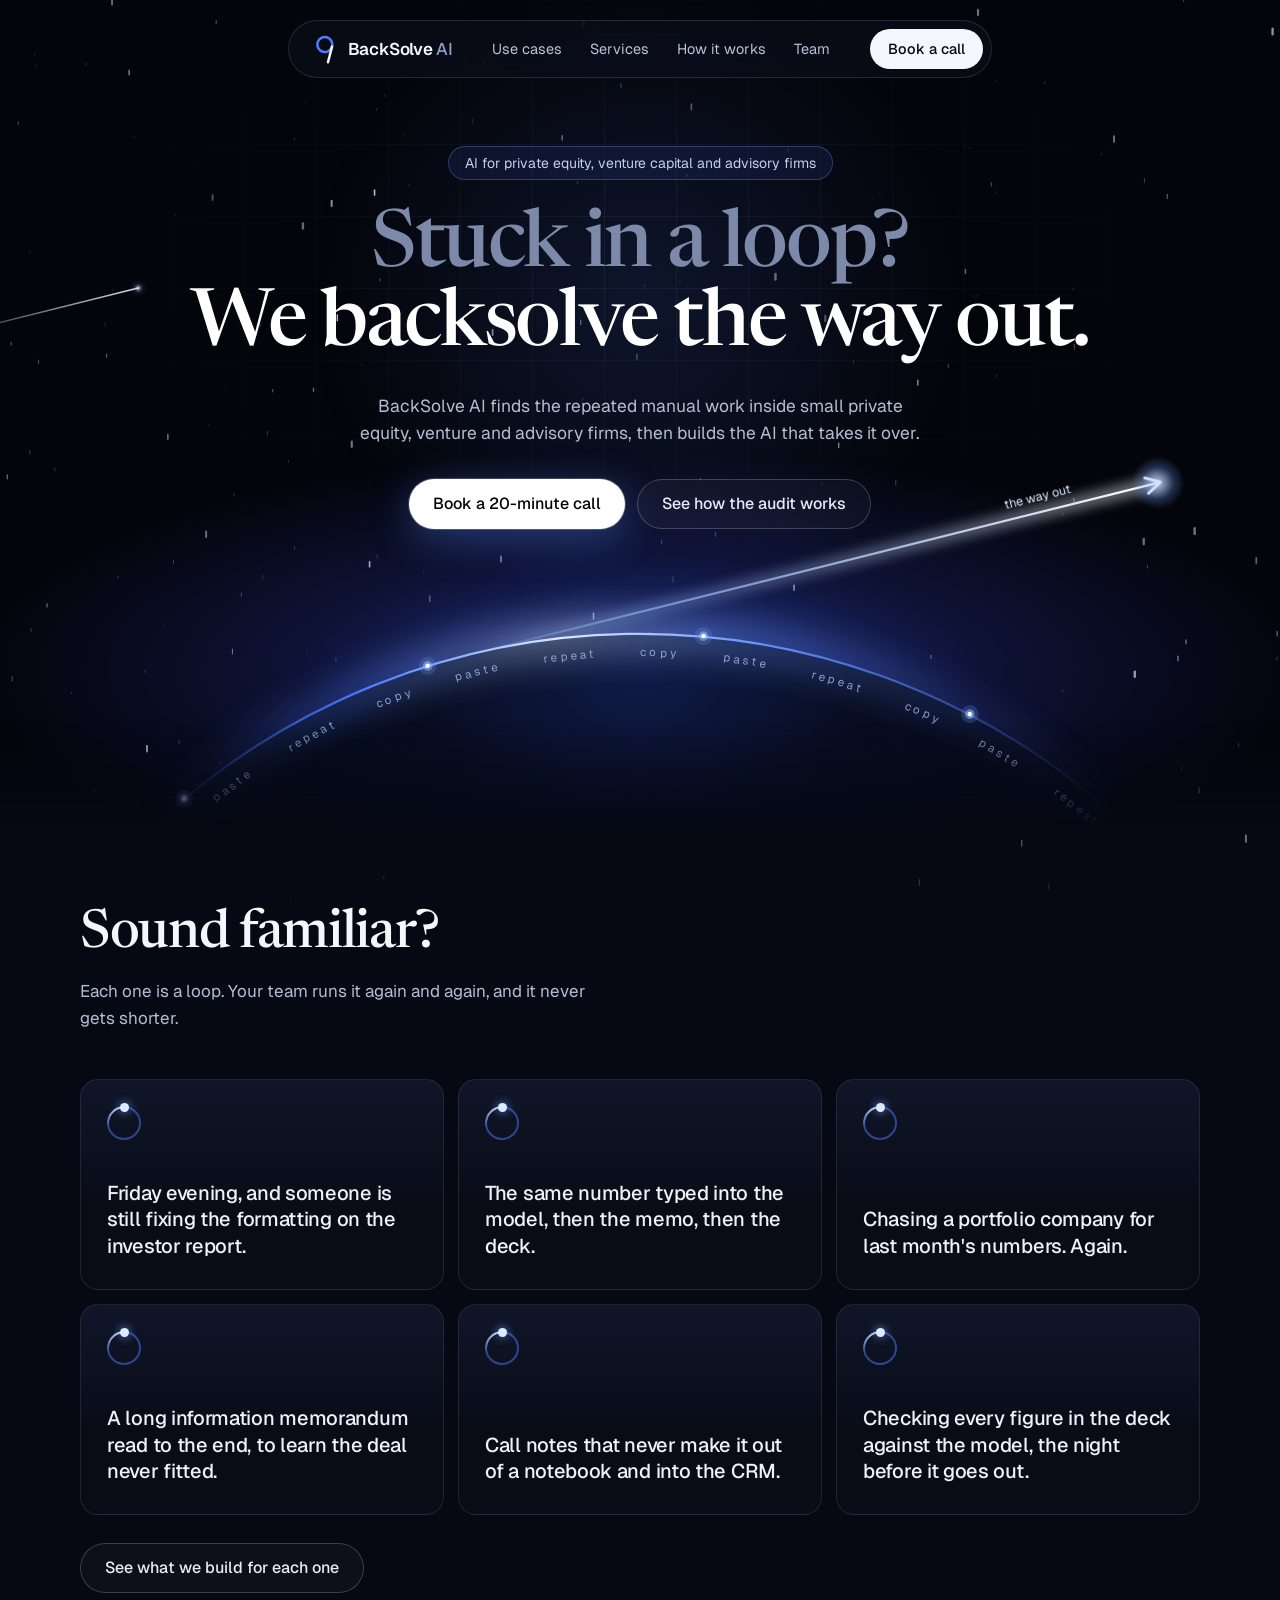
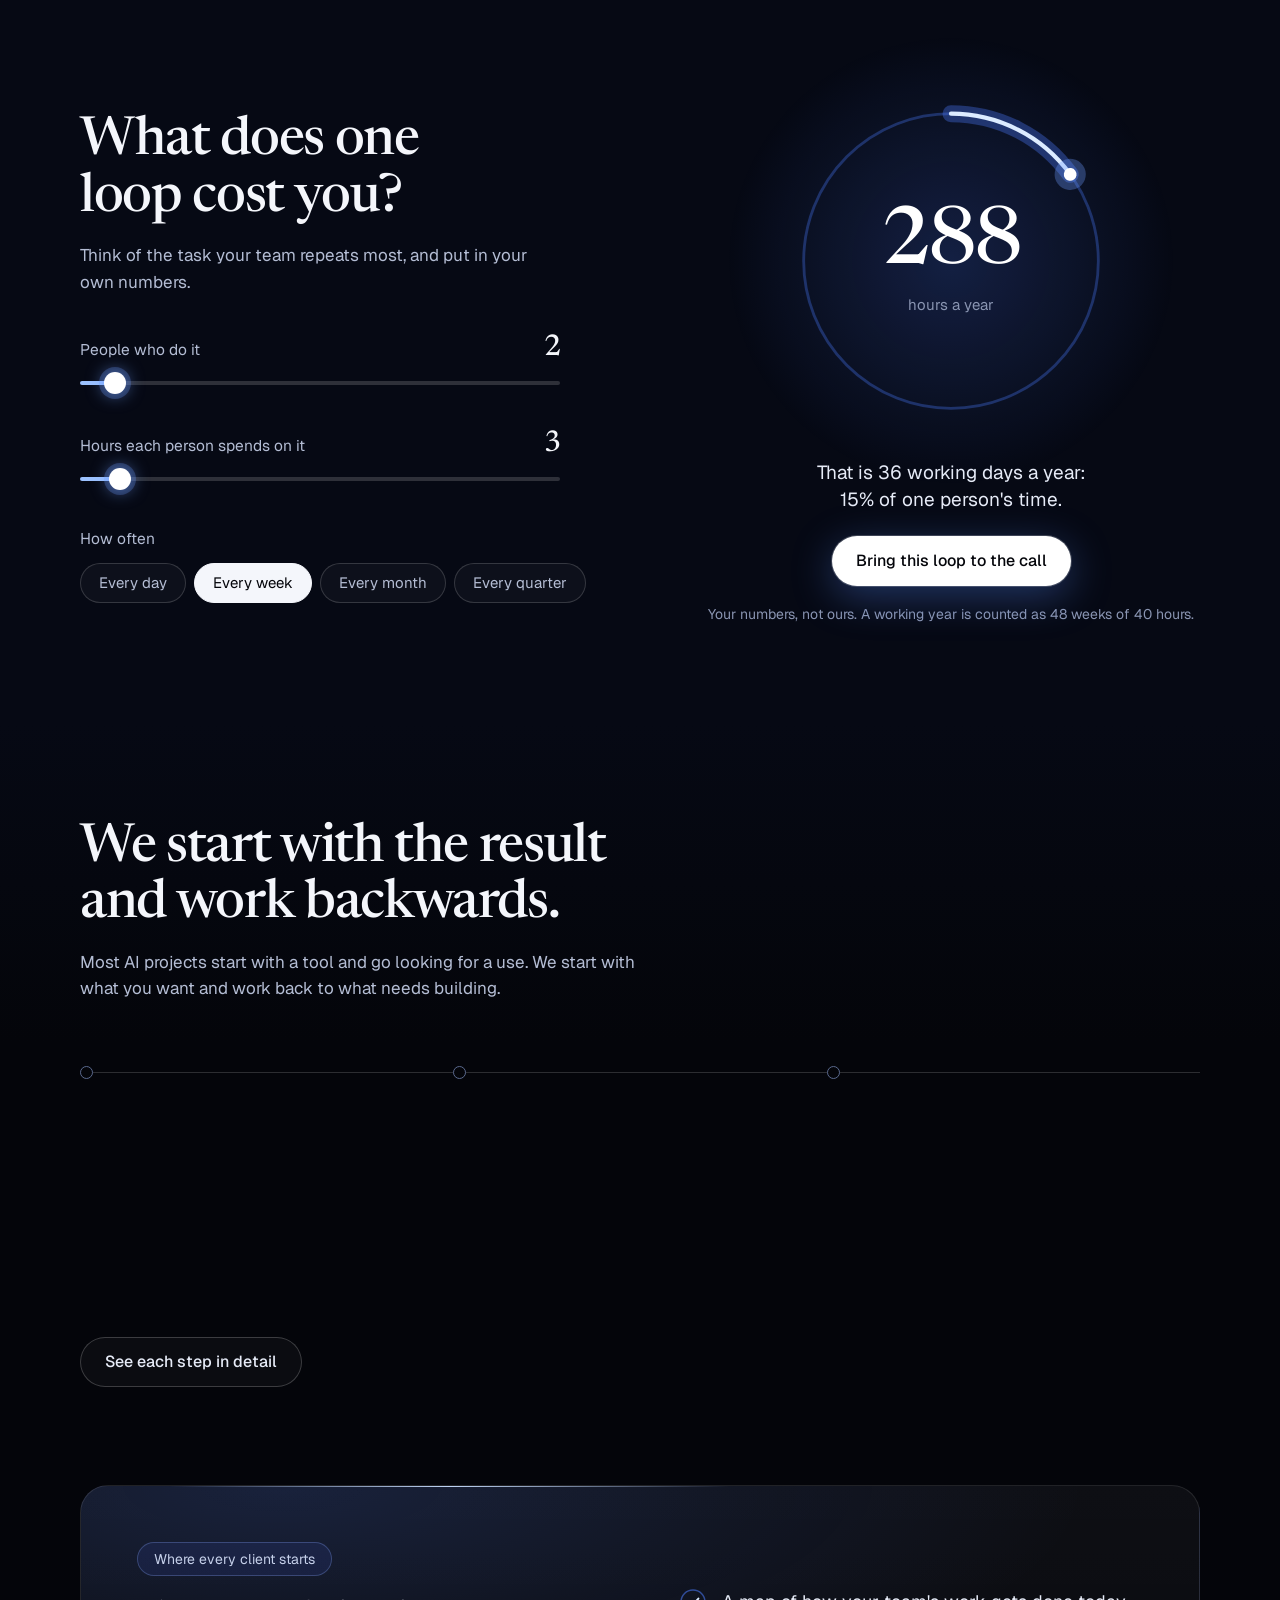
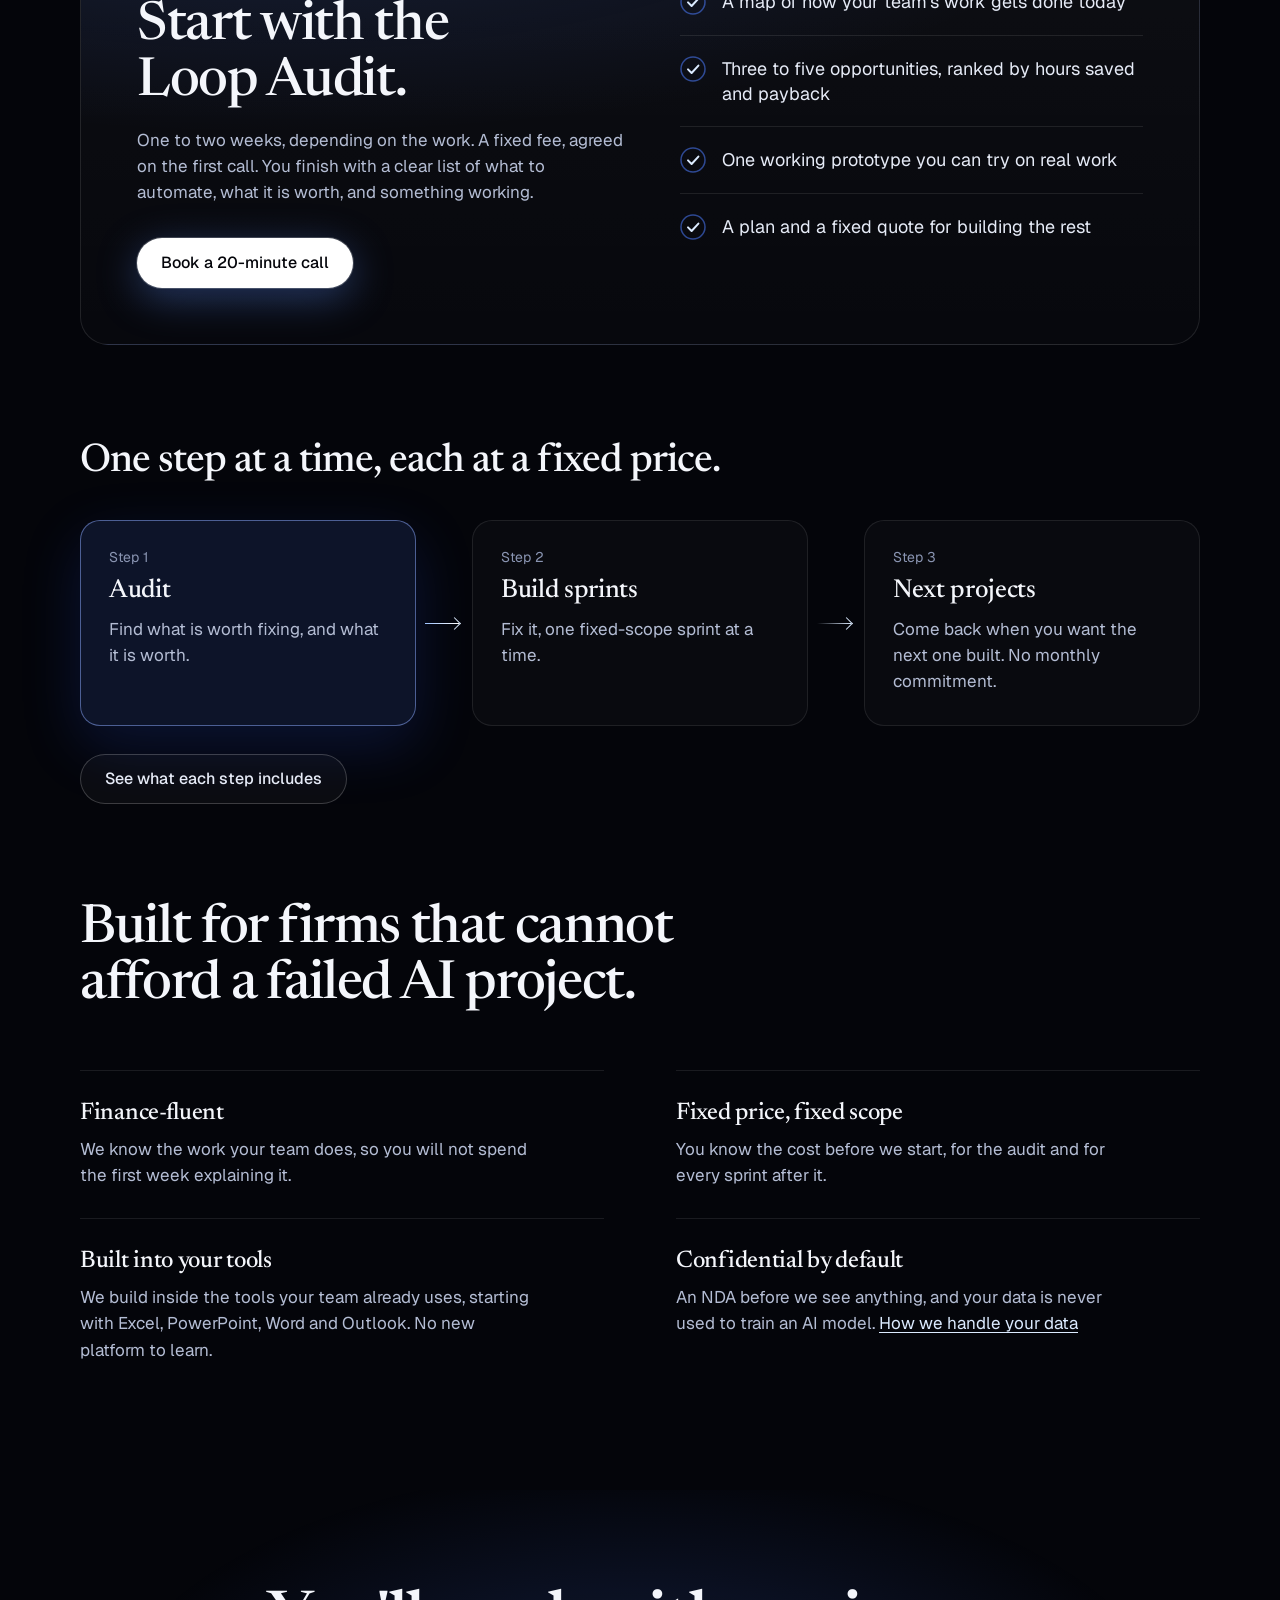
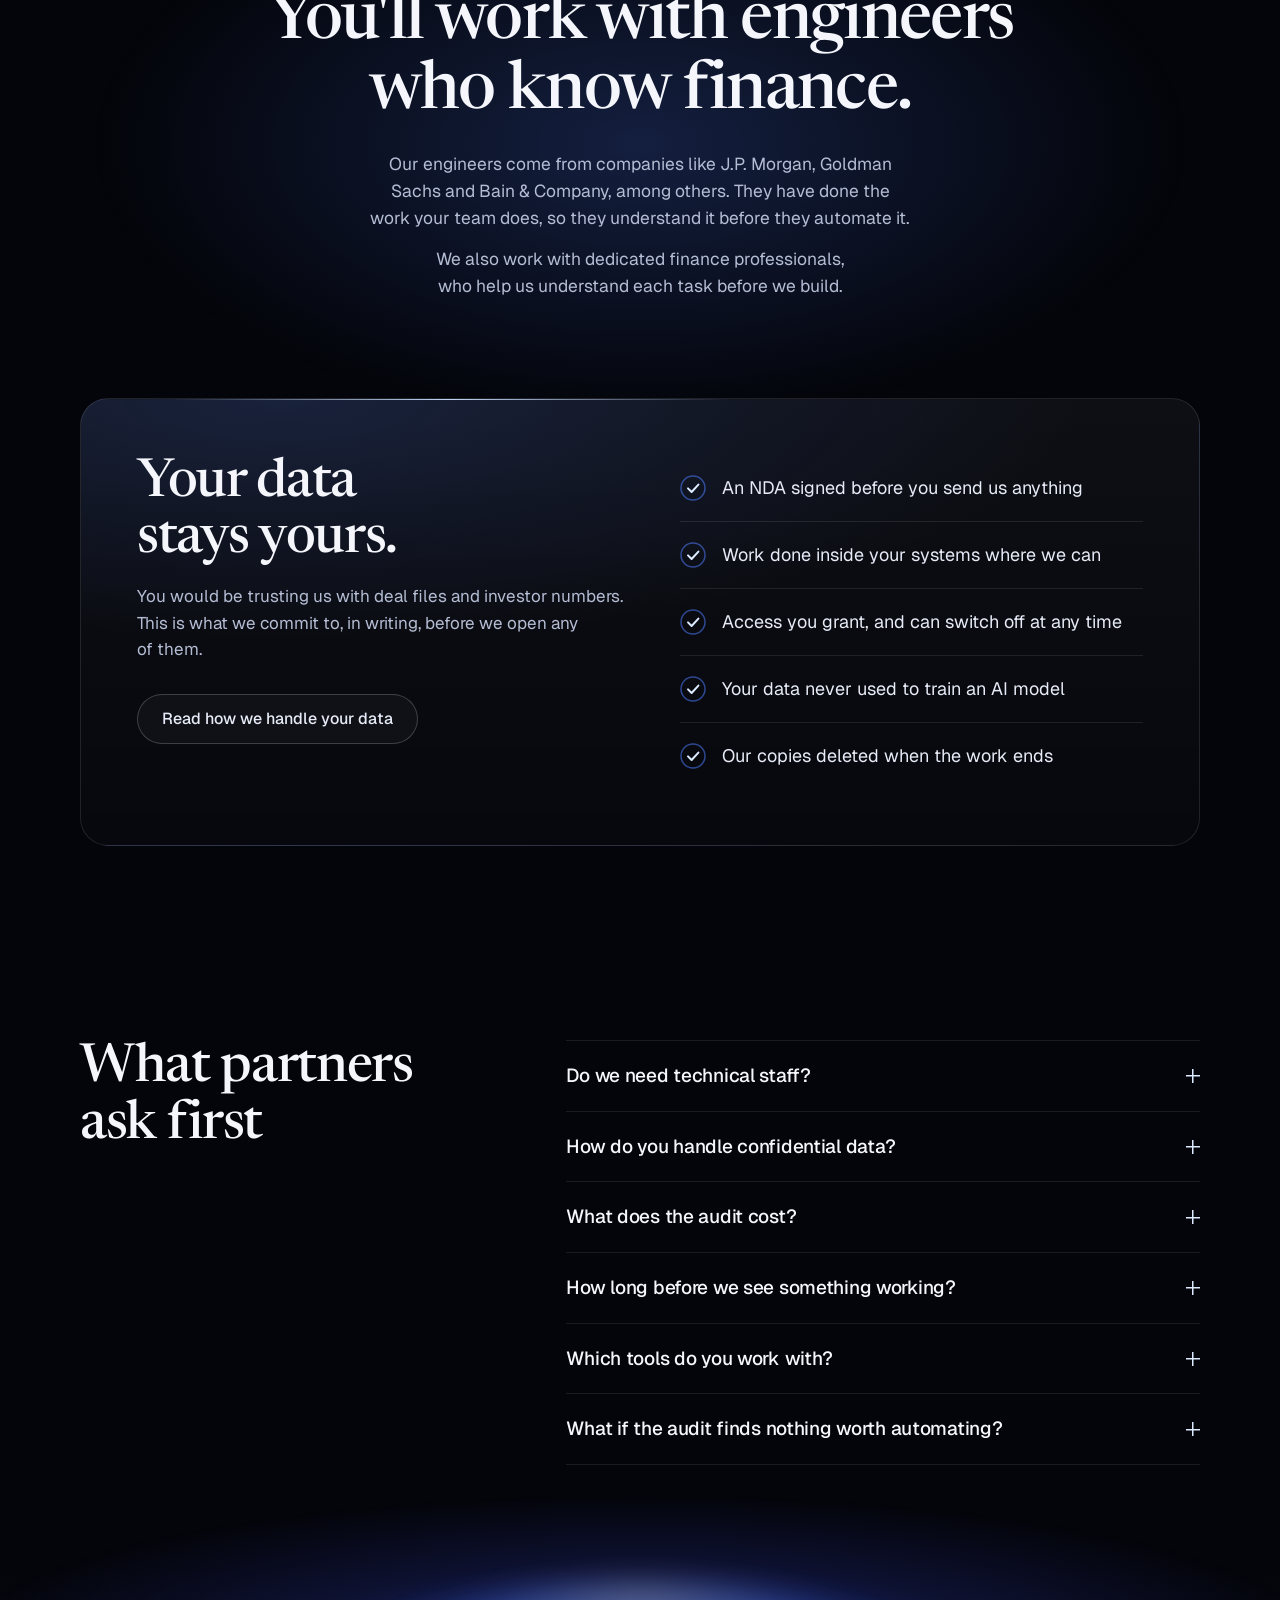
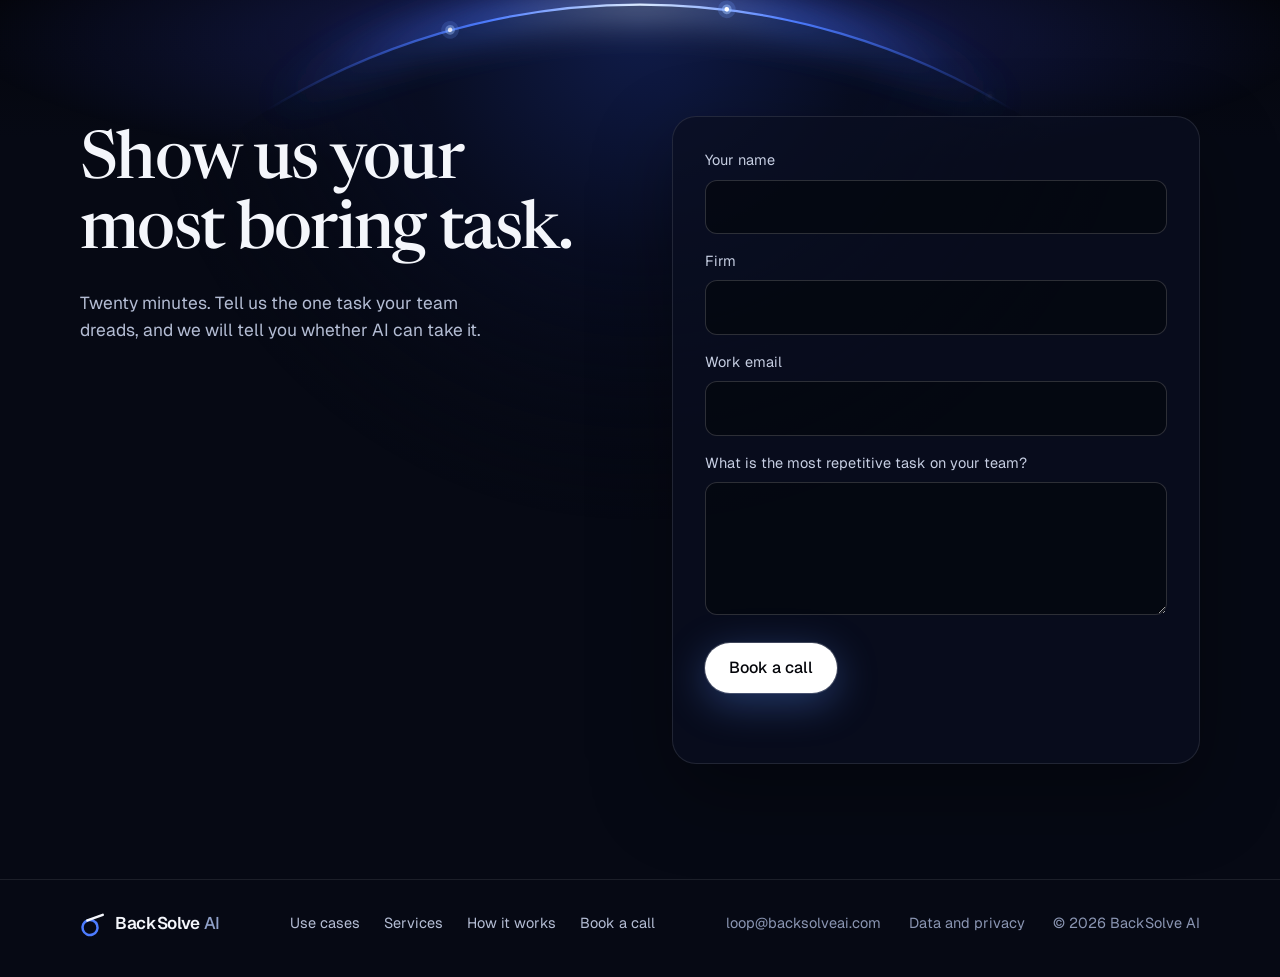
<file: index.html>
<!doctype html>
<html lang="en">
<head>
  <meta charset="utf-8">
  <meta name="viewport" content="width=device-width, initial-scale=1">
  <title>BackSolve AI | AI for private equity, venture capital and advisory firms</title>
  <meta name="description" content="BackSolve AI finds the repeated manual work inside small private equity, venture and advisory firms, then builds the AI that takes it over.">
  <meta name="theme-color" content="#04050A">
  <link rel="canonical" href="https://backsolveai.com/">
  <meta property="og:type" content="website">
  <meta property="og:url" content="https://backsolveai.com/">
  <meta property="og:title" content="BackSolve AI">
  <meta property="og:description" content="Stuck in a loop? We backsolve the way out.">
  <link rel="icon" href="assets/favicon.svg" type="image/svg+xml">
  <link rel="preconnect" href="https://fonts.googleapis.com">
  <link rel="preconnect" href="https://fonts.gstatic.com" crossorigin>
  <link href="https://fonts.googleapis.com/css2?family=Geist:wght@400;500;600&family=Newsreader:wght@500&display=swap" rel="stylesheet">
  <link rel="stylesheet" href="css/styles.css">
  <script>document.documentElement.classList.add('js');</script>
</head>
<body>
  <a class="skip-link" href="#main">Skip to content</a>

  <div class="progress" aria-hidden="true"><div class="progress__bar" id="progress-bar"></div></div>

  <header class="site-header" id="site-header">
    <nav class="nav" aria-label="Main">
      <a class="brand" href="#top" aria-label="BackSolve AI, back to top">
        <svg class="brand__mark" viewBox="14 8 104 104" width="24" height="24" fill="none" aria-hidden="true" focusable="false"><circle class="brand__ring" pathLength="1" cx="54" cy="74" r="30" stroke-width="10" transform="rotate(-110 54 74)"/><path class="brand__beam" pathLength="1" d="M43.7 45.8 105 23.5" stroke="currentColor" stroke-width="10" stroke-linecap="round"/></svg>
        <span class="brand__name">BackSolve <span class="brand__ai">AI</span></span>
      </a>
      <div class="nav__links" id="nav-links">
        <a href="use-cases.html">Use cases</a>
        <a href="services.html">Services</a>
        <a href="how-it-works.html">How it works</a>
        <a href="#team">Team</a>
      </div>
      <button class="nav__toggle" type="button" aria-label="Menu" aria-expanded="false" aria-controls="nav-links"></button>
      <a class="nav__cta" href="#book" data-book>Book a call</a>
    </nav>
  </header>

  <main id="main">
    <!-- Hero -->
    <section class="hero" id="top">
      <div class="hero__grid" aria-hidden="true"></div>
      <div class="hero__spot" aria-hidden="true"></div>

      <div class="hero__copy">
        <p class="tag" style="--i:0">AI for private equity, venture capital and advisory firms</p>
        <h1 class="hero__title" style="--i:1">
          <span class="hero__q"><span class="word" style="--w:0"><span class="word__in">Stuck</span></span> <span class="word" style="--w:1"><span class="word__in">in</span></span> <span class="word" style="--w:2"><span class="word__in">a</span></span> <span class="word" style="--w:3"><span class="word__in">loop?</span></span></span>
          <span class="hero__a"><span class="word" style="--w:6"><span class="word__in">We</span></span> <span class="word" style="--w:7"><span class="word__in">backsolve</span></span> <span class="word" style="--w:8"><span class="word__in">the</span></span> <span class="word" style="--w:9"><span class="word__in">way</span></span> <span class="word" style="--w:10"><span class="word__in">out.</span></span></span>
        </h1>
        <p class="lede" style="--i:2">BackSolve AI finds the repeated manual work inside small private equity, venture and advisory firms, then builds the AI that takes it over.</p>
        <div class="cta" style="--i:3">
          <a class="btn btn--light" href="#book" data-book>Book a 20-minute call</a>
          <a class="btn btn--ghost" href="#audit">See how the audit works</a>
        </div>
      </div>

      <!-- The loop (a ring of "copy, paste, repeat") and the way out (the beam).
           All coordinates share one space: ring centre 720,1480, radius 800. -->
      <div class="orbit" id="orbit" aria-hidden="true">
        <svg class="orbit__base" viewBox="0 480 1440 420" focusable="false">
          <defs>
            <radialGradient id="o-planet" cx="720" cy="700" r="560" gradientUnits="userSpaceOnUse">
              <stop offset="0" stop-color="#101C4A"/>
              <stop offset="0.45" stop-color="#080D22"/>
              <stop offset="1" stop-color="#060914"/>
            </radialGradient>
            <linearGradient id="o-rim" x1="169" y1="0" x2="1271" y2="0" gradientUnits="userSpaceOnUse">
              <stop offset="0" stop-color="#3D6BFF" stop-opacity="0"/>
              <stop offset="0.22" stop-color="#4D7CFF"/>
              <stop offset="0.42" stop-color="#DCEBFF"/>
              <stop offset="0.6" stop-color="#6E9BFF"/>
              <stop offset="1" stop-color="#3D6BFF" stop-opacity="0"/>
            </linearGradient>
            <radialGradient id="o-haze" cx="0.5" cy="0.5" r="0.5">
              <stop offset="0" stop-color="#3F6BFF" stop-opacity="0.55"/>
              <stop offset="0.5" stop-color="#3F52FF" stop-opacity="0.18"/>
              <stop offset="1" stop-color="#3F52FF" stop-opacity="0"/>
            </radialGradient>
            <filter id="o-b22" x="-20%" y="-20%" width="140%" height="140%"><feGaussianBlur stdDeviation="22"/></filter>
          </defs>
          <ellipse cx="720" cy="720" rx="760" ry="250" fill="url(#o-haze)"/>
          <circle cx="720" cy="1480" r="800" fill="url(#o-planet)"/>
          <circle cx="720" cy="1480" r="800" fill="none" stroke="url(#o-rim)" stroke-width="16" filter="url(#o-b22)" opacity="0.9"/>
          <circle cx="720" cy="1480" r="800" fill="none" stroke="url(#o-rim)" stroke-width="2.5"/>
        </svg>

        <svg class="orbit__spin" viewBox="-96 664 1632 1632" focusable="false">
          <defs><path id="o-words" d="M720 706a774 774 0 1 1-0.01 0"/></defs>
          <text class="orbit__words" font-size="13" letter-spacing="3.4"><textPath href="#o-words" textLength="4863" lengthAdjust="spacing">copy&#160;&#160;&#160;&#160;&#160;&#160;&#160;paste&#160;&#160;&#160;&#160;&#160;&#160;&#160;repeat&#160;&#160;&#160;&#160;&#160;&#160;&#160;copy&#160;&#160;&#160;&#160;&#160;&#160;&#160;paste&#160;&#160;&#160;&#160;&#160;&#160;&#160;repeat&#160;&#160;&#160;&#160;&#160;&#160;&#160;copy&#160;&#160;&#160;&#160;&#160;&#160;&#160;paste&#160;&#160;&#160;&#160;&#160;&#160;&#160;repeat&#160;&#160;&#160;&#160;&#160;&#160;&#160;copy&#160;&#160;&#160;&#160;&#160;&#160;&#160;paste&#160;&#160;&#160;&#160;&#160;&#160;&#160;repeat&#160;&#160;&#160;&#160;&#160;&#160;&#160;copy&#160;&#160;&#160;&#160;&#160;&#160;&#160;paste&#160;&#160;&#160;&#160;&#160;&#160;&#160;repeat&#160;&#160;&#160;&#160;&#160;&#160;&#160;copy&#160;&#160;&#160;&#160;&#160;&#160;&#160;paste&#160;&#160;&#160;&#160;&#160;&#160;&#160;repeat&#160;&#160;&#160;&#160;&#160;&#160;&#160;copy&#160;&#160;&#160;&#160;&#160;&#160;&#160;paste&#160;&#160;&#160;&#160;&#160;&#160;&#160;repeat&#160;&#160;&#160;&#160;&#160;&#160;&#160;copy&#160;&#160;&#160;&#160;&#160;&#160;&#160;paste&#160;&#160;&#160;&#160;&#160;&#160;&#160;repeat&#160;&#160;&#160;&#160;&#160;&#160;&#160;copy&#160;&#160;&#160;&#160;&#160;&#160;&#160;paste&#160;&#160;&#160;&#160;&#160;&#160;&#160;repeat&#160;&#160;&#160;&#160;&#160;&#160;&#160;copy&#160;&#160;&#160;&#160;&#160;&#160;&#160;paste&#160;&#160;&#160;&#160;&#160;&#160;&#160;repeat&#160;&#160;&#160;&#160;&#160;&#160;&#160;copy&#160;&#160;&#160;&#160;&#160;&#160;&#160;paste&#160;&#160;&#160;&#160;&#160;&#160;&#160;repeat&#160;&#160;&#160;&#160;&#160;&#160;&#160;copy&#160;&#160;&#160;&#160;&#160;&#160;&#160;paste&#160;&#160;&#160;&#160;&#160;&#160;&#160;repeat&#160;&#160;&#160;&#160;&#160;&#160;&#160;copy&#160;&#160;&#160;&#160;&#160;&#160;&#160;paste&#160;&#160;&#160;&#160;&#160;&#160;&#160;repeat&#160;&#160;&#160;&#160;&#160;&#160;&#160;copy&#160;&#160;&#160;&#160;&#160;&#160;&#160;paste&#160;&#160;&#160;&#160;&#160;&#160;&#160;repeat&#160;&#160;&#160;&#160;&#160;&#160;&#160;copy&#160;&#160;&#160;&#160;&#160;&#160;&#160;paste&#160;&#160;&#160;&#160;&#160;&#160;&#160;repeat&#160;&#160;&#160;&#160;&#160;&#160;&#160;copy&#160;&#160;&#160;&#160;&#160;&#160;&#160;paste&#160;&#160;&#160;&#160;&#160;&#160;&#160;repeat&#160;&#160;&#160;&#160;&#160;&#160;&#160;</textPath></text>
          <g class="orbit__beads">
            <g transform="rotate(-17.4 720 1480)"><circle cx="720" cy="680" r="10" fill="#6E9BFF" fill-opacity="0.22"/><circle cx="720" cy="680" r="5.5" fill="#9CC2FF" fill-opacity="0.5"/><circle cx="720" cy="680" r="2.6" fill="#FFFFFF"/></g>
            <g transform="rotate(5.1 720 1480)"><circle cx="720" cy="680" r="10" fill="#6E9BFF" fill-opacity="0.22"/><circle cx="720" cy="680" r="5.5" fill="#9CC2FF" fill-opacity="0.5"/><circle cx="720" cy="680" r="2.6" fill="#FFFFFF"/></g>
            <g transform="rotate(27.6 720 1480)"><circle cx="720" cy="680" r="10" fill="#6E9BFF" fill-opacity="0.22"/><circle cx="720" cy="680" r="5.5" fill="#9CC2FF" fill-opacity="0.5"/><circle cx="720" cy="680" r="2.6" fill="#FFFFFF"/></g>
            <g transform="rotate(50.1 720 1480)"><circle cx="720" cy="680" r="10" fill="#6E9BFF" fill-opacity="0.22"/><circle cx="720" cy="680" r="5.5" fill="#9CC2FF" fill-opacity="0.5"/><circle cx="720" cy="680" r="2.6" fill="#FFFFFF"/></g>
            <g transform="rotate(72.6 720 1480)"><circle cx="720" cy="680" r="10" fill="#6E9BFF" fill-opacity="0.22"/><circle cx="720" cy="680" r="5.5" fill="#9CC2FF" fill-opacity="0.5"/><circle cx="720" cy="680" r="2.6" fill="#FFFFFF"/></g>
            <g transform="rotate(95.1 720 1480)"><circle cx="720" cy="680" r="10" fill="#6E9BFF" fill-opacity="0.22"/><circle cx="720" cy="680" r="5.5" fill="#9CC2FF" fill-opacity="0.5"/><circle cx="720" cy="680" r="2.6" fill="#FFFFFF"/></g>
            <g transform="rotate(117.6 720 1480)"><circle cx="720" cy="680" r="10" fill="#6E9BFF" fill-opacity="0.22"/><circle cx="720" cy="680" r="5.5" fill="#9CC2FF" fill-opacity="0.5"/><circle cx="720" cy="680" r="2.6" fill="#FFFFFF"/></g>
            <g transform="rotate(140.1 720 1480)"><circle cx="720" cy="680" r="10" fill="#6E9BFF" fill-opacity="0.22"/><circle cx="720" cy="680" r="5.5" fill="#9CC2FF" fill-opacity="0.5"/><circle cx="720" cy="680" r="2.6" fill="#FFFFFF"/></g>
            <g transform="rotate(162.6 720 1480)"><circle cx="720" cy="680" r="10" fill="#6E9BFF" fill-opacity="0.22"/><circle cx="720" cy="680" r="5.5" fill="#9CC2FF" fill-opacity="0.5"/><circle cx="720" cy="680" r="2.6" fill="#FFFFFF"/></g>
            <g transform="rotate(185.1 720 1480)"><circle cx="720" cy="680" r="10" fill="#6E9BFF" fill-opacity="0.22"/><circle cx="720" cy="680" r="5.5" fill="#9CC2FF" fill-opacity="0.5"/><circle cx="720" cy="680" r="2.6" fill="#FFFFFF"/></g>
            <g transform="rotate(207.6 720 1480)"><circle cx="720" cy="680" r="10" fill="#6E9BFF" fill-opacity="0.22"/><circle cx="720" cy="680" r="5.5" fill="#9CC2FF" fill-opacity="0.5"/><circle cx="720" cy="680" r="2.6" fill="#FFFFFF"/></g>
            <g transform="rotate(230.1 720 1480)"><circle cx="720" cy="680" r="10" fill="#6E9BFF" fill-opacity="0.22"/><circle cx="720" cy="680" r="5.5" fill="#9CC2FF" fill-opacity="0.5"/><circle cx="720" cy="680" r="2.6" fill="#FFFFFF"/></g>
            <g transform="rotate(252.6 720 1480)"><circle cx="720" cy="680" r="10" fill="#6E9BFF" fill-opacity="0.22"/><circle cx="720" cy="680" r="5.5" fill="#9CC2FF" fill-opacity="0.5"/><circle cx="720" cy="680" r="2.6" fill="#FFFFFF"/></g>
            <g transform="rotate(275.1 720 1480)"><circle cx="720" cy="680" r="10" fill="#6E9BFF" fill-opacity="0.22"/><circle cx="720" cy="680" r="5.5" fill="#9CC2FF" fill-opacity="0.5"/><circle cx="720" cy="680" r="2.6" fill="#FFFFFF"/></g>
            <g transform="rotate(297.6 720 1480)"><circle cx="720" cy="680" r="10" fill="#6E9BFF" fill-opacity="0.22"/><circle cx="720" cy="680" r="5.5" fill="#9CC2FF" fill-opacity="0.5"/><circle cx="720" cy="680" r="2.6" fill="#FFFFFF"/></g>
            <g transform="rotate(320.1 720 1480)"><circle cx="720" cy="680" r="10" fill="#6E9BFF" fill-opacity="0.22"/><circle cx="720" cy="680" r="5.5" fill="#9CC2FF" fill-opacity="0.5"/><circle cx="720" cy="680" r="2.6" fill="#FFFFFF"/></g>
          </g>
        </svg>

        <svg class="orbit__top" viewBox="0 480 1440 420" focusable="false">
          <defs>
            <linearGradient id="o-beam" x1="526.5" y1="703.8" x2="1302.5" y2="510.2" gradientUnits="userSpaceOnUse">
              <stop offset="0" stop-color="#BFDCFF" stop-opacity="0"/>
              <stop offset="0.25" stop-color="#9CC2FF" stop-opacity="0.55"/>
              <stop offset="1" stop-color="#FFFFFF"/>
            </linearGradient>
            <linearGradient id="o-fade" x1="0" y1="780" x2="0" y2="900" gradientUnits="userSpaceOnUse">
              <stop offset="0" stop-color="#060914" stop-opacity="0"/>
              <stop offset="1" stop-color="#060914"/>
            </linearGradient>
            <filter id="o-b8" x="-10%" y="-60%" width="120%" height="220%"><feGaussianBlur stdDeviation="8"/></filter>
          </defs>
          <line class="orbit__beam" pathLength="100" x1="526.5" y1="703.8" x2="1302.5" y2="510.2" stroke="url(#o-beam)" stroke-width="9" filter="url(#o-b8)" opacity="0.8"/>
          <line class="orbit__beam" pathLength="100" x1="526.5" y1="703.8" x2="1302.5" y2="510.2" stroke="url(#o-beam)" stroke-width="2.5" stroke-linecap="round"/>
          <g class="orbit__head" transform="translate(1302.5 510.2) rotate(-14)">
            <path d="M-13 -9 L3 0 L-13 9" fill="none" stroke="#FFFFFF" stroke-width="3" stroke-linecap="round" stroke-linejoin="round"/>
          </g>
          <text class="orbit__label" transform="translate(1168 531) rotate(-14)" font-size="14" text-anchor="middle">the way out</text>
          <rect x="-2000" y="780" width="5440" height="121" fill="url(#o-fade)"/>
        </svg>

        <div class="orbit__flare"></div>
        <div class="orbit__spark"></div>
      </div>
    </section>

    <!-- The loops -->
    <section class="section loops" id="loops">
      <div class="wrap">
        <div data-reveal>
          <h2 class="h2">Sound familiar?</h2>
          <p class="sub">Each one is a loop. Your team runs it again and again, and it never gets shorter.</p>
        </div>
        <ul class="cards" data-stagger>
          <li class="card"><span class="loopicon" aria-hidden="true"></span><p>Friday evening, and someone is still fixing the formatting on the investor report.</p></li>
          <li class="card"><span class="loopicon" aria-hidden="true"></span><p>The same number typed into the model, then the memo, then the deck.</p></li>
          <li class="card"><span class="loopicon" aria-hidden="true"></span><p>Chasing a portfolio company for last month's numbers. Again.</p></li>
          <li class="card"><span class="loopicon" aria-hidden="true"></span><p>A long information memorandum read to the end, to learn the deal never fitted.</p></li>
          <li class="card"><span class="loopicon" aria-hidden="true"></span><p>Call notes that never make it out of a notebook and into the CRM.</p></li>
          <li class="card"><span class="loopicon" aria-hidden="true"></span><p>Checking every figure in the deck against the model, the night before it goes out.</p></li>
        </ul>
        <p class="more" data-reveal><a class="btn btn--ghost" href="use-cases.html">See what we build for each one</a></p>
      </div>
    </section>

    <!-- What one loop costs. It works only on the visitor's own numbers, and it is
         hidden when the script is off because it cannot add up without it. -->
    <section class="section cost" id="cost">
      <div class="wrap calc" id="calc" style="--share:0.15" data-reveal>
        <div class="calc__inputs">
          <h2 class="h2">What does one loop cost you?</h2>
          <p class="sub">Think of the task your team repeats most, and put in your own numbers.</p>
          <div class="dial">
            <div class="dial__top"><label for="c-people">People who do it</label><output id="c-people-out" for="c-people">2</output></div>
            <input id="c-people" type="range" min="1" max="20" step="1" value="2" style="--fill:5.3%">
          </div>
          <div class="dial">
            <div class="dial__top"><label for="c-hours">Hours each person spends on it</label><output id="c-hours-out" for="c-hours">3</output></div>
            <input id="c-hours" type="range" min="0.5" max="40" step="0.5" value="3" style="--fill:6.3%">
          </div>
          <fieldset class="often">
            <legend>How often</legend>
            <div class="often__set">
              <label><input type="radio" name="often" value="240" data-say="every working day"><span>Every day</span></label>
              <label><input type="radio" name="often" value="48" data-say="every week" checked><span>Every week</span></label>
              <label><input type="radio" name="often" value="12" data-say="every month"><span>Every month</span></label>
              <label><input type="radio" name="often" value="4" data-say="every quarter"><span>Every quarter</span></label>
            </div>
          </fieldset>
        </div>
        <div class="calc__result">
          <!-- The ring is one person's working year. The lit part is what this loop takes of it. -->
          <div class="calc__ring">
            <svg viewBox="0 0 240 240" fill="none" aria-hidden="true" focusable="false">
              <circle class="calc__base" cx="120" cy="120" r="104"/>
              <circle class="calc__glow" pathLength="1" cx="120" cy="120" r="104" transform="rotate(-90 120 120)"/>
              <circle class="calc__arc" pathLength="1" cx="120" cy="120" r="104" transform="rotate(-90 120 120)"/>
              <g class="calc__bead"><circle cx="120" cy="16" r="11"/><circle cx="120" cy="16" r="4.5"/></g>
            </svg>
            <p class="calc__figure"><span class="calc__hours" id="c-total">288</span><span class="calc__unit">hours a year</span></p>
          </div>
          <p class="calc__line" id="c-line" role="status" aria-live="polite">That is 36 working days a year: 15% of one person's time.</p>
          <a class="btn btn--light" href="#book" id="c-send">Bring this loop to the call</a>
          <p class="note">Your numbers, not ours. A working year is counted as 48 weeks of 40 hours.</p>
        </div>
      </div>
    </section>

    <!-- How we backsolve -->
    <section class="section how" id="how">
      <div class="wrap">
        <div data-reveal>
          <h2 class="h2 h2--wide">We start with the result and work backwards.</h2>
          <p class="sub">Most AI projects start with a tool and go looking for a use. We start with what you want and work back to what needs building.</p>
        </div>
        <ol class="track" data-track>
          <li class="track__step" style="--i:0">
            <span class="track__node" aria-hidden="true"></span>
            <span class="track__num" aria-hidden="true">1</span>
            <h3 class="h3">Name the result</h3>
            <p>Tell us what done looks like. For example: reports out by 9am Monday, and nobody touched them.</p>
          </li>
          <li class="track__step" style="--i:1">
            <span class="track__node" aria-hidden="true"></span>
            <span class="track__num" aria-hidden="true">2</span>
            <h3 class="h3">Find the loops</h3>
            <p>We map how the work gets done today and rank where AI saves the most time.</p>
          </li>
          <li class="track__step" style="--i:2">
            <span class="track__node" aria-hidden="true"></span>
            <span class="track__num" aria-hidden="true">3</span>
            <h3 class="h3">Build the way out</h3>
            <p>We build it in short, fixed-scope sprints, inside the tools you already use.</p>
          </li>
        </ol>
        <p class="more" data-reveal><a class="btn btn--ghost" href="how-it-works.html">See each step in detail</a></p>
      </div>
    </section>

    <!-- The Loop Audit -->
    <section class="section audit" id="audit">
      <div class="wrap">
        <div class="panel" data-reveal>
          <div class="panel__main">
            <p class="tag">Where every client starts</p>
            <h2 class="h2">Start with the Loop Audit.</h2>
            <!-- Length and fee as the owner gave them. No figure is shown on purpose. -->
            <p class="sub">One to two weeks, depending on the work. A fixed fee, agreed on the first call. You finish with a clear list of what to automate, what it is worth, and something working.</p>
            <a class="btn btn--light" href="#book" data-book>Book a 20-minute call</a>
          </div>
          <ul class="checklist" data-stagger>
            <li><svg viewBox="0 0 26 26" fill="none" aria-hidden="true"><circle cx="13" cy="13" r="12" stroke="#4D7CFF" stroke-opacity="0.55" stroke-width="1.5"/><path pathLength="1" d="M8 13.4 11.6 17 18.4 9.6" stroke="#DCEBFF" stroke-width="2" stroke-linecap="round" stroke-linejoin="round"/></svg><span>A map of how your team's work gets done today</span></li>
            <li><svg viewBox="0 0 26 26" fill="none" aria-hidden="true"><circle cx="13" cy="13" r="12" stroke="#4D7CFF" stroke-opacity="0.55" stroke-width="1.5"/><path pathLength="1" d="M8 13.4 11.6 17 18.4 9.6" stroke="#DCEBFF" stroke-width="2" stroke-linecap="round" stroke-linejoin="round"/></svg><span>Three to five opportunities, ranked by hours saved and payback</span></li>
            <li><svg viewBox="0 0 26 26" fill="none" aria-hidden="true"><circle cx="13" cy="13" r="12" stroke="#4D7CFF" stroke-opacity="0.55" stroke-width="1.5"/><path pathLength="1" d="M8 13.4 11.6 17 18.4 9.6" stroke="#DCEBFF" stroke-width="2" stroke-linecap="round" stroke-linejoin="round"/></svg><span>One working prototype you can try on real work</span></li>
            <li><svg viewBox="0 0 26 26" fill="none" aria-hidden="true"><circle cx="13" cy="13" r="12" stroke="#4D7CFF" stroke-opacity="0.55" stroke-width="1.5"/><path pathLength="1" d="M8 13.4 11.6 17 18.4 9.6" stroke="#DCEBFF" stroke-width="2" stroke-linecap="round" stroke-linejoin="round"/></svg><span>A plan and a fixed quote for building the rest</span></li>
          </ul>
        </div>
      </div>
    </section>

    <!-- After the audit -->
    <section class="section after">
      <div class="wrap">
        <div data-reveal>
          <h2 class="h2 h2--small">One step at a time, each at a fixed price.</h2>
        </div>
        <ol class="path" data-stagger>
          <li class="path__item"><p class="path__step">Step 1</p><h3 class="h3">Audit</h3><p>Find what is worth fixing, and what it is worth.</p></li>
          <li class="path__item"><p class="path__step">Step 2</p><h3 class="h3">Build sprints</h3><p>Fix it, one fixed-scope sprint at a time.</p></li>
          <li class="path__item path__item--last"><p class="path__step">Step 3</p><h3 class="h3">Next projects</h3><p>Come back when you want the next one built. No monthly commitment.</p></li>
        </ol>
        <p class="more" data-reveal><a class="btn btn--ghost" href="services.html">See what each step includes</a></p>
      </div>
    </section>

    <!-- Why BackSolve AI -->
    <section class="section why">
      <div class="wrap">
        <div data-reveal>
          <h2 class="h2 h2--wide">Built for firms that cannot afford a failed AI project.</h2>
        </div>
        <ul class="reasons" data-stagger>
          <li><h3 class="h3">Finance-fluent</h3><p>We know the work your team does, so you will not spend the first week explaining it.</p></li>
          <li><h3 class="h3">Fixed price, fixed scope</h3><p>You know the cost before we start, for the audit and for every sprint after it.</p></li>
          <!-- The tools are the owner's answer: Microsoft 365, and whatever the team already uses. -->
          <li><h3 class="h3">Built into your tools</h3><p>We build inside the tools your team already uses, starting with Excel, PowerPoint, Word and Outlook. No new platform to learn.</p></li>
          <!-- These are promises. Keep them in step with the "Your data" section below and with data.html. -->
          <li><h3 class="h3">Confidential by default</h3><p>An NDA before we see anything, and your data is never used to train an AI model. <a class="textlink" href="data.html">How we handle your data</a></p></li>
        </ul>
      </div>
    </section>

    <!-- Team -->
    <section class="section team" id="team">
      <div class="wrap team__inner" data-reveal>
        <h2 class="h2 h2--big">You'll work with engineers who know finance.</h2>
        <!-- Wording supplied by the owner. Keep it only while it is true of the people who do the work. -->
        <p class="lede">Our engineers come from companies like J.P. Morgan, Goldman Sachs and Bain &amp; Company, among others. They have done the work your team does, so they understand it before they automate it.</p>
        <p class="lede">We also work with dedicated finance professionals, who help us understand each task before we build.</p>
      </div>
    </section>

    <!-- Your data. A standard set of commitments the owner asked for. Every line is a promise:
         keep only the ones you keep, and keep the wording in step with data.html. -->
    <section class="section data" id="data">
      <div class="wrap">
        <div class="panel" data-reveal>
          <div class="panel__main">
            <h2 class="h2">Your data stays yours.</h2>
            <p class="sub">You would be trusting us with deal files and investor numbers. This is what we commit to, in writing, before we open any of them.</p>
            <a class="btn btn--ghost" href="data.html">Read how we handle your data</a>
          </div>
          <ul class="checklist" data-stagger>
            <li><svg viewBox="0 0 26 26" fill="none" aria-hidden="true"><circle cx="13" cy="13" r="12" stroke="#4D7CFF" stroke-opacity="0.55" stroke-width="1.5"/><path pathLength="1" d="M8 13.4 11.6 17 18.4 9.6" stroke="#DCEBFF" stroke-width="2" stroke-linecap="round" stroke-linejoin="round"/></svg><span>An NDA signed before you send us anything</span></li>
            <li><svg viewBox="0 0 26 26" fill="none" aria-hidden="true"><circle cx="13" cy="13" r="12" stroke="#4D7CFF" stroke-opacity="0.55" stroke-width="1.5"/><path pathLength="1" d="M8 13.4 11.6 17 18.4 9.6" stroke="#DCEBFF" stroke-width="2" stroke-linecap="round" stroke-linejoin="round"/></svg><span>Work done inside your systems where we can</span></li>
            <li><svg viewBox="0 0 26 26" fill="none" aria-hidden="true"><circle cx="13" cy="13" r="12" stroke="#4D7CFF" stroke-opacity="0.55" stroke-width="1.5"/><path pathLength="1" d="M8 13.4 11.6 17 18.4 9.6" stroke="#DCEBFF" stroke-width="2" stroke-linecap="round" stroke-linejoin="round"/></svg><span>Access you grant, and can switch off at any time</span></li>
            <li><svg viewBox="0 0 26 26" fill="none" aria-hidden="true"><circle cx="13" cy="13" r="12" stroke="#4D7CFF" stroke-opacity="0.55" stroke-width="1.5"/><path pathLength="1" d="M8 13.4 11.6 17 18.4 9.6" stroke="#DCEBFF" stroke-width="2" stroke-linecap="round" stroke-linejoin="round"/></svg><span>Your data never used to train an AI model</span></li>
            <li><svg viewBox="0 0 26 26" fill="none" aria-hidden="true"><circle cx="13" cy="13" r="12" stroke="#4D7CFF" stroke-opacity="0.55" stroke-width="1.5"/><path pathLength="1" d="M8 13.4 11.6 17 18.4 9.6" stroke="#DCEBFF" stroke-width="2" stroke-linecap="round" stroke-linejoin="round"/></svg><span>Our copies deleted when the work ends</span></li>
          </ul>
        </div>
      </div>
    </section>

    <!-- FAQ -->
    <section class="section questions">
      <div class="wrap questions__grid">
        <div data-reveal>
          <h2 class="h2">What partners ask first</h2>
        </div>
        <div class="faq" data-stagger>
          <details class="faq__item">
            <summary>Do we need technical staff?</summary>
            <p>No. We work with the people who do the task today and build inside the tools they already use. During the audit we need about two hours a week from someone on your team.</p>
          </details>
          <details class="faq__item">
            <summary>How do you handle confidential data?</summary>
            <p>We sign an NDA before you send us anything. Wherever we can, we work inside your own systems, with access you grant and can switch off. Your data is never used to train an AI model, and we delete our copies when the work ends. <a class="textlink" href="data.html">Read how we handle your data</a></p>
          </details>
          <details class="faq__item">
            <summary>What does the audit cost?</summary>
            <p>A fixed fee, agreed on the first call. Build sprints are quoted separately, also at a fixed price.</p>
          </details>
          <details class="faq__item">
            <summary>How long before we see something working?</summary>
            <p>The audit takes one to two weeks, depending on the work, and ends with a working prototype you can try on real work.</p>
          </details>
          <details class="faq__item">
            <summary>Which tools do you work with?</summary>
            <p>Whatever your team already uses. That includes Microsoft 365: Excel, PowerPoint, Word and Outlook. If you rely on something else, tell us on the first call.</p>
          </details>
          <details class="faq__item">
            <summary>What if the audit finds nothing worth automating?</summary>
            <p>Then we tell you so. You keep the workflow map and our reasoning, and you do not spend money building something that would not pay back.</p>
          </details>
        </div>
      </div>
    </section>

    <!-- Book a call -->
    <section class="book" id="book">
      <div class="horizon" aria-hidden="true">
        <svg viewBox="0 550 1440 270" focusable="false">
          <defs>
            <radialGradient id="h-planet" cx="720" cy="700" r="560" gradientUnits="userSpaceOnUse">
              <stop offset="0" stop-color="#101C4A"/>
              <stop offset="0.45" stop-color="#080D22"/>
              <stop offset="1" stop-color="#060914"/>
            </radialGradient>
            <linearGradient id="h-rim" x1="300" y1="0" x2="1140" y2="0" gradientUnits="userSpaceOnUse">
              <stop offset="0" stop-color="#3D6BFF" stop-opacity="0"/>
              <stop offset="0.3" stop-color="#4D7CFF"/>
              <stop offset="0.5" stop-color="#DCEBFF"/>
              <stop offset="0.7" stop-color="#4D7CFF"/>
              <stop offset="1" stop-color="#3D6BFF" stop-opacity="0"/>
            </linearGradient>
            <radialGradient id="h-haze" cx="0.5" cy="0.5" r="0.5">
              <stop offset="0" stop-color="#3F6BFF" stop-opacity="0.5"/>
              <stop offset="0.5" stop-color="#3F52FF" stop-opacity="0.16"/>
              <stop offset="1" stop-color="#3F52FF" stop-opacity="0"/>
            </radialGradient>
            <filter id="h-b22" x="-10%" y="-30%" width="120%" height="160%"><feGaussianBlur stdDeviation="22"/></filter>
          </defs>
          <ellipse cx="720" cy="715" rx="760" ry="160" fill="url(#h-haze)"/>
          <circle cx="720" cy="1480" r="800" fill="url(#h-planet)"/>
          <path d="M27.2 1080A800 800 0 0 1 1412.8 1080" fill="none" stroke="url(#h-rim)" stroke-width="16" filter="url(#h-b22)" opacity="0.9"/>
          <path d="M27.2 1080A800 800 0 0 1 1412.8 1080" fill="none" stroke="url(#h-rim)" stroke-width="2.5"/>
        </svg>
      </div>
      <div class="wrap split">
        <div data-reveal>
          <h2 class="h2 h2--big">Show us your most boring task.</h2>
          <p class="lede">Twenty minutes. Tell us the one task your team dreads, and we will tell you whether AI can take it.</p>
        </div>
        <form class="form" id="book-form" data-reveal novalidate>
          <div class="field">
            <label for="f-name">Your name</label>
            <input id="f-name" name="name" type="text" autocomplete="name" required>
          </div>
          <div class="field">
            <label for="f-firm">Firm</label>
            <input id="f-firm" name="firm" type="text" autocomplete="organization">
          </div>
          <div class="field">
            <label for="f-email">Work email</label>
            <input id="f-email" name="email" type="email" autocomplete="email" required>
          </div>
          <div class="field">
            <label for="f-task">What is the most repetitive task on your team?</label>
            <textarea id="f-task" name="task" rows="4"></textarea>
          </div>
          <button class="btn btn--light" type="submit">Book a call</button>
          <p class="form__status" id="form-status" role="status" aria-live="polite"></p>
        </form>
      </div>
    </section>
  </main>

  <footer class="site-footer">
    <div class="wrap site-footer__inner">
      <p class="brand">
        <svg class="brand__mark" viewBox="14 8 104 104" width="24" height="24" fill="none" aria-hidden="true" focusable="false"><circle class="brand__ring" pathLength="1" cx="54" cy="74" r="30" stroke-width="10" transform="rotate(-110 54 74)"/><path class="brand__beam" pathLength="1" d="M43.7 45.8 105 23.5" stroke="currentColor" stroke-width="10" stroke-linecap="round"/></svg>
        <span class="brand__name">BackSolve <span class="brand__ai">AI</span></span>
      </p>
      <ul class="site-footer__pages">
        <li><a href="use-cases.html">Use cases</a></li>
        <li><a href="services.html">Services</a></li>
        <li><a href="how-it-works.html">How it works</a></li>
        <li><a href="#book" data-book>Book a call</a></li>
      </ul>
      <!-- No LinkedIn link and no booking link: the owner asked for neither. -->
      <ul class="site-footer__links">
        <li><a href="mailto:loop@backsolveai.com">loop@backsolveai.com</a></li>
        <li><a href="data.html">Data and privacy</a></li>
        <li>© <span id="year">2026</span> BackSolve AI</li>
      </ul>
    </div>
  </footer>

  <script src="js/main.js" defer></script>
</body>
</html>
</file>
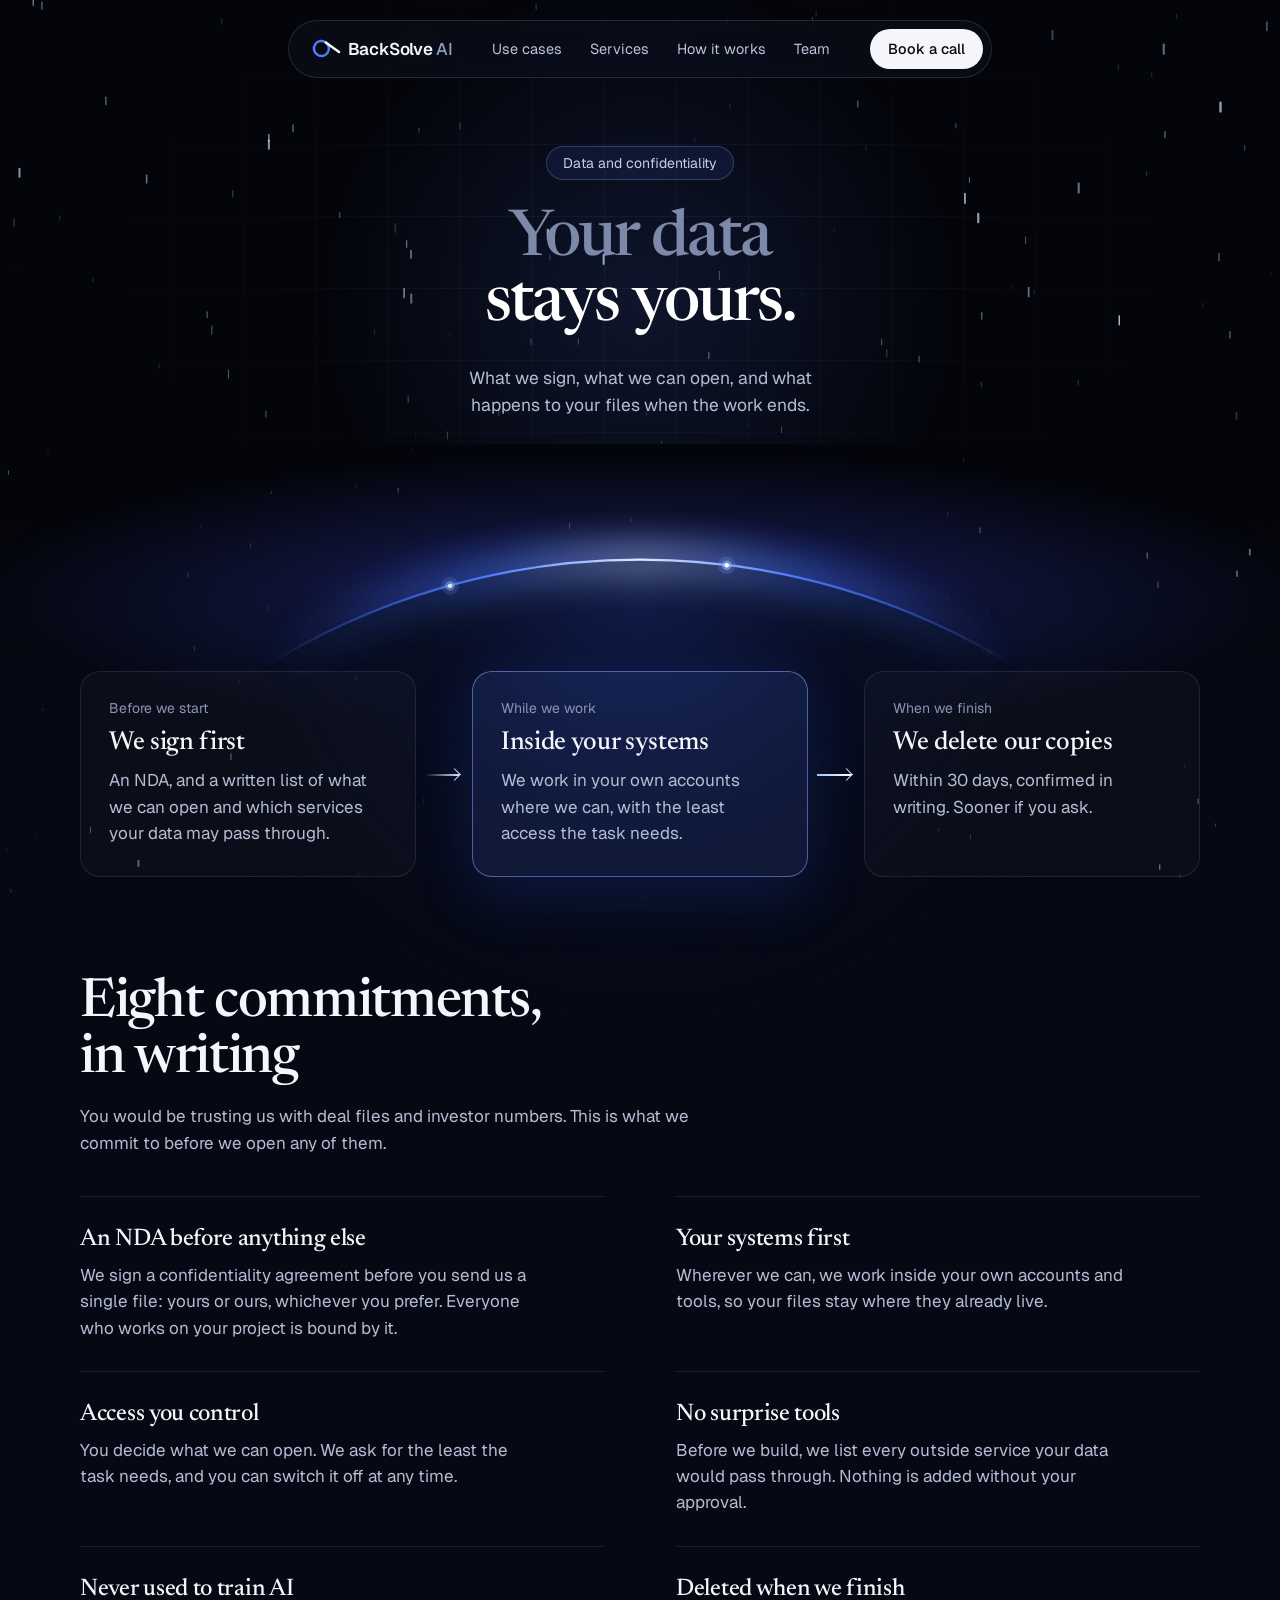
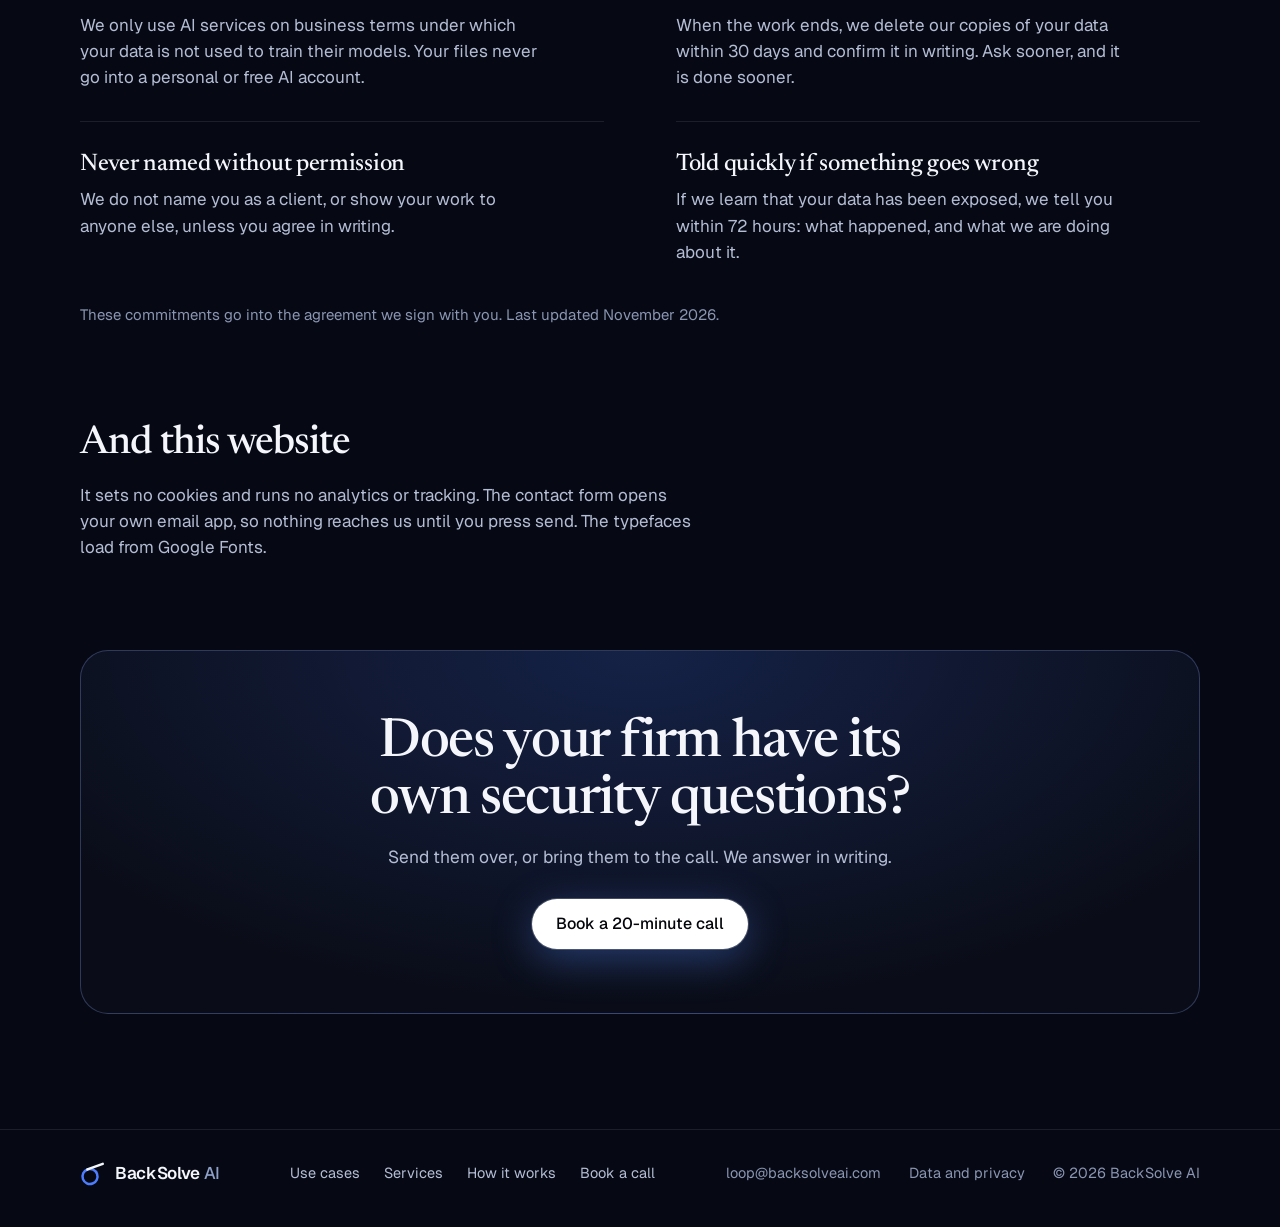
<file: data.html>
<!doctype html>
<html lang="en">
<head>
  <meta charset="utf-8">
  <meta name="viewport" content="width=device-width, initial-scale=1">
  <title>Your data | BackSolve AI</title>
  <meta name="description" content="How BackSolve AI handles client data: an NDA first, work inside your own systems, no AI training on your files, and our copies deleted when the work ends.">
  <meta name="theme-color" content="#04050A">
  <link rel="canonical" href="https://backsolveai.com/data.html">
  <meta property="og:type" content="website">
  <meta property="og:url" content="https://backsolveai.com/data.html">
  <meta property="og:title" content="Your data | BackSolve AI">
  <meta property="og:description" content="Stuck in a loop? We backsolve the way out.">
  <link rel="icon" href="assets/favicon.svg" type="image/svg+xml">
  <link rel="preconnect" href="https://fonts.googleapis.com">
  <link rel="preconnect" href="https://fonts.gstatic.com" crossorigin>
  <link href="https://fonts.googleapis.com/css2?family=Geist:wght@400;500;600&family=Newsreader:wght@500&display=swap" rel="stylesheet">
  <link rel="stylesheet" href="css/styles.css">
  <script>document.documentElement.classList.add('js');</script>
</head>
<body>
  <a class="skip-link" href="#main">Skip to content</a>

  <div class="progress" aria-hidden="true"><div class="progress__bar" id="progress-bar"></div></div>

  <header class="site-header" id="site-header">
    <nav class="nav" aria-label="Main">
      <a class="brand" href="index.html" aria-label="BackSolve AI, home">
        <svg class="brand__mark" viewBox="14 8 104 104" width="24" height="24" fill="none" aria-hidden="true" focusable="false"><circle class="brand__ring" pathLength="1" cx="54" cy="74" r="30" stroke-width="10" transform="rotate(-110 54 74)"/><path class="brand__beam" pathLength="1" d="M43.7 45.8 105 23.5" stroke="currentColor" stroke-width="10" stroke-linecap="round"/></svg>
        <span class="brand__name">BackSolve <span class="brand__ai">AI</span></span>
      </a>
      <div class="nav__links" id="nav-links">
        <a href="use-cases.html">Use cases</a>
        <a href="services.html">Services</a>
        <a href="how-it-works.html">How it works</a>
        <a href="index.html#team">Team</a>
      </div>
      <button class="nav__toggle" type="button" aria-label="Menu" aria-expanded="false" aria-controls="nav-links"></button>
      <a class="nav__cta" href="index.html#book" data-book>Book a call</a>
    </nav>
  </header>

  <main id="main">
    <section class="pagehead">
      <div class="hero__grid" aria-hidden="true"></div>
      <div class="hero__spot" aria-hidden="true"></div>
      <div class="hero__copy">
        <p class="tag" style="--i:0">Data and confidentiality</p>
        <h1 class="hero__title hero__title--page" style="--i:1">
          <span class="hero__q"><span class="word" style="--w:0"><span class="word__in">Your</span></span> <span class="word" style="--w:1"><span class="word__in">data</span></span></span>
          <span class="hero__a"><span class="word" style="--w:4"><span class="word__in">stays</span></span> <span class="word" style="--w:5"><span class="word__in">yours.</span></span></span>
        </h1>
        <p class="lede" style="--i:2">What we sign, what we can open, and what happens to your files when the work ends.</p>
      </div>
    </section>

    <section class="inside">
      <div class="horizon" aria-hidden="true">
        <svg viewBox="0 550 1440 270" focusable="false">
          <defs>
            <radialGradient id="h-planet" cx="720" cy="700" r="560" gradientUnits="userSpaceOnUse">
              <stop offset="0" stop-color="#101C4A"/>
              <stop offset="0.45" stop-color="#080D22"/>
              <stop offset="1" stop-color="#060914"/>
            </radialGradient>
            <linearGradient id="h-rim" x1="300" y1="0" x2="1140" y2="0" gradientUnits="userSpaceOnUse">
              <stop offset="0" stop-color="#3D6BFF" stop-opacity="0"/>
              <stop offset="0.3" stop-color="#4D7CFF"/>
              <stop offset="0.5" stop-color="#DCEBFF"/>
              <stop offset="0.7" stop-color="#4D7CFF"/>
              <stop offset="1" stop-color="#3D6BFF" stop-opacity="0"/>
            </linearGradient>
            <radialGradient id="h-haze" cx="0.5" cy="0.5" r="0.5">
              <stop offset="0" stop-color="#3F6BFF" stop-opacity="0.5"/>
              <stop offset="0.5" stop-color="#3F52FF" stop-opacity="0.16"/>
              <stop offset="1" stop-color="#3F52FF" stop-opacity="0"/>
            </radialGradient>
            <filter id="h-b22" x="-10%" y="-30%" width="120%" height="160%"><feGaussianBlur stdDeviation="22"/></filter>
          </defs>
          <ellipse cx="720" cy="715" rx="760" ry="160" fill="url(#h-haze)"/>
          <circle cx="720" cy="1480" r="800" fill="url(#h-planet)"/>
          <path d="M27.2 1080A800 800 0 0 1 1412.8 1080" fill="none" stroke="url(#h-rim)" stroke-width="16" filter="url(#h-b22)" opacity="0.9"/>
          <path d="M27.2 1080A800 800 0 0 1 1412.8 1080" fill="none" stroke="url(#h-rim)" stroke-width="2.5"/>
        </svg>
      </div>
      <div class="wrap inside__body">
        <ol class="path overview" data-stagger>
          <li class="path__item"><p class="path__step">Before we start</p><h2 class="h3">We sign first</h2><p>An NDA, and a written list of what we can open and which services your data may pass through.</p></li>
          <li class="path__item"><p class="path__step">While we work</p><h2 class="h3">Inside your systems</h2><p>We work in your own accounts where we can, with the least access the task needs.</p></li>
          <li class="path__item path__item--last"><p class="path__step">When we finish</p><h2 class="h3">We delete our copies</h2><p>Within 30 days, confirmed in writing. Sooner if you ask.</p></li>
        </ol>

        <section class="block" aria-labelledby="commit-title">
          <div data-reveal>
            <h2 class="h2" id="commit-title">Eight commitments, in writing</h2>
            <p class="sub">You would be trusting us with deal files and investor numbers. This is what we commit to before we open any of them.</p>
          </div>
          <!-- Every line here is a promise. Change one only if you change what you actually do, and
               keep the home page ("Your data stays yours") and How it works in step with it. -->
          <ul class="reasons" data-stagger>
            <li><h3 class="h3">An NDA before anything else</h3><p>We sign a confidentiality agreement before you send us a single file: yours or ours, whichever you prefer. Everyone who works on your project is bound by it.</p></li>
            <li><h3 class="h3">Your systems first</h3><p>Wherever we can, we work inside your own accounts and tools, so your files stay where they already live.</p></li>
            <li><h3 class="h3">Access you control</h3><p>You decide what we can open. We ask for the least the task needs, and you can switch it off at any time.</p></li>
            <li><h3 class="h3">No surprise tools</h3><p>Before we build, we list every outside service your data would pass through. Nothing is added without your approval.</p></li>
            <li><h3 class="h3">Never used to train AI</h3><p>We only use AI services on business terms under which your data is not used to train their models. Your files never go into a personal or free AI account.</p></li>
            <li><h3 class="h3">Deleted when we finish</h3><p>When the work ends, we delete our copies of your data within 30 days and confirm it in writing. Ask sooner, and it is done sooner.</p></li>
            <li><h3 class="h3">Never named without permission</h3><p>We do not name you as a client, or show your work to anyone else, unless you agree in writing.</p></li>
            <li><h3 class="h3">Told quickly if something goes wrong</h3><p>If we learn that your data has been exposed, we tell you within 72 hours: what happened, and what we are doing about it.</p></li>
          </ul>
          <p class="note" data-reveal>These commitments go into the agreement we sign with you. Last updated November 2026.</p>
        </section>

        <section class="block" aria-labelledby="site-title">
          <div data-reveal>
            <h2 class="h2 h2--small" id="site-title">And this website</h2>
            <!-- TODO: rewrite this paragraph if you add analytics, a booking widget or a form service. It is true of the site as built. -->
            <p class="sub">It sets no cookies and runs no analytics or tracking. The contact form opens your own email app, so nothing reaches us until you press send. The typefaces load from Google Fonts.</p>
          </div>
        </section>

        <div class="cta-band" data-reveal>
          <h2 class="h2">Does your firm have its own security questions?</h2>
          <p class="lede">Send them over, or bring them to the call. We answer in writing.</p>
          <a class="btn btn--light" href="index.html#book" data-book>Book a 20-minute call</a>
        </div>
      </div>
    </section>
  </main>

  <footer class="site-footer">
    <div class="wrap site-footer__inner">
      <p class="brand">
        <svg class="brand__mark" viewBox="14 8 104 104" width="24" height="24" fill="none" aria-hidden="true" focusable="false"><circle class="brand__ring" pathLength="1" cx="54" cy="74" r="30" stroke-width="10" transform="rotate(-110 54 74)"/><path class="brand__beam" pathLength="1" d="M43.7 45.8 105 23.5" stroke="currentColor" stroke-width="10" stroke-linecap="round"/></svg>
        <span class="brand__name">BackSolve <span class="brand__ai">AI</span></span>
      </p>
      <ul class="site-footer__pages">
        <li><a href="use-cases.html">Use cases</a></li>
        <li><a href="services.html">Services</a></li>
        <li><a href="how-it-works.html">How it works</a></li>
        <li><a href="index.html#book" data-book>Book a call</a></li>
      </ul>
      <!-- No LinkedIn link and no booking link: the owner asked for neither. -->
      <ul class="site-footer__links">
        <li><a href="mailto:loop@backsolveai.com">loop@backsolveai.com</a></li>
        <li><a href="data.html" aria-current="page">Data and privacy</a></li>
        <li>© <span id="year">2026</span> BackSolve AI</li>
      </ul>
    </div>
  </footer>

  <script src="js/main.js" defer></script>
</body>
</html>
</file>
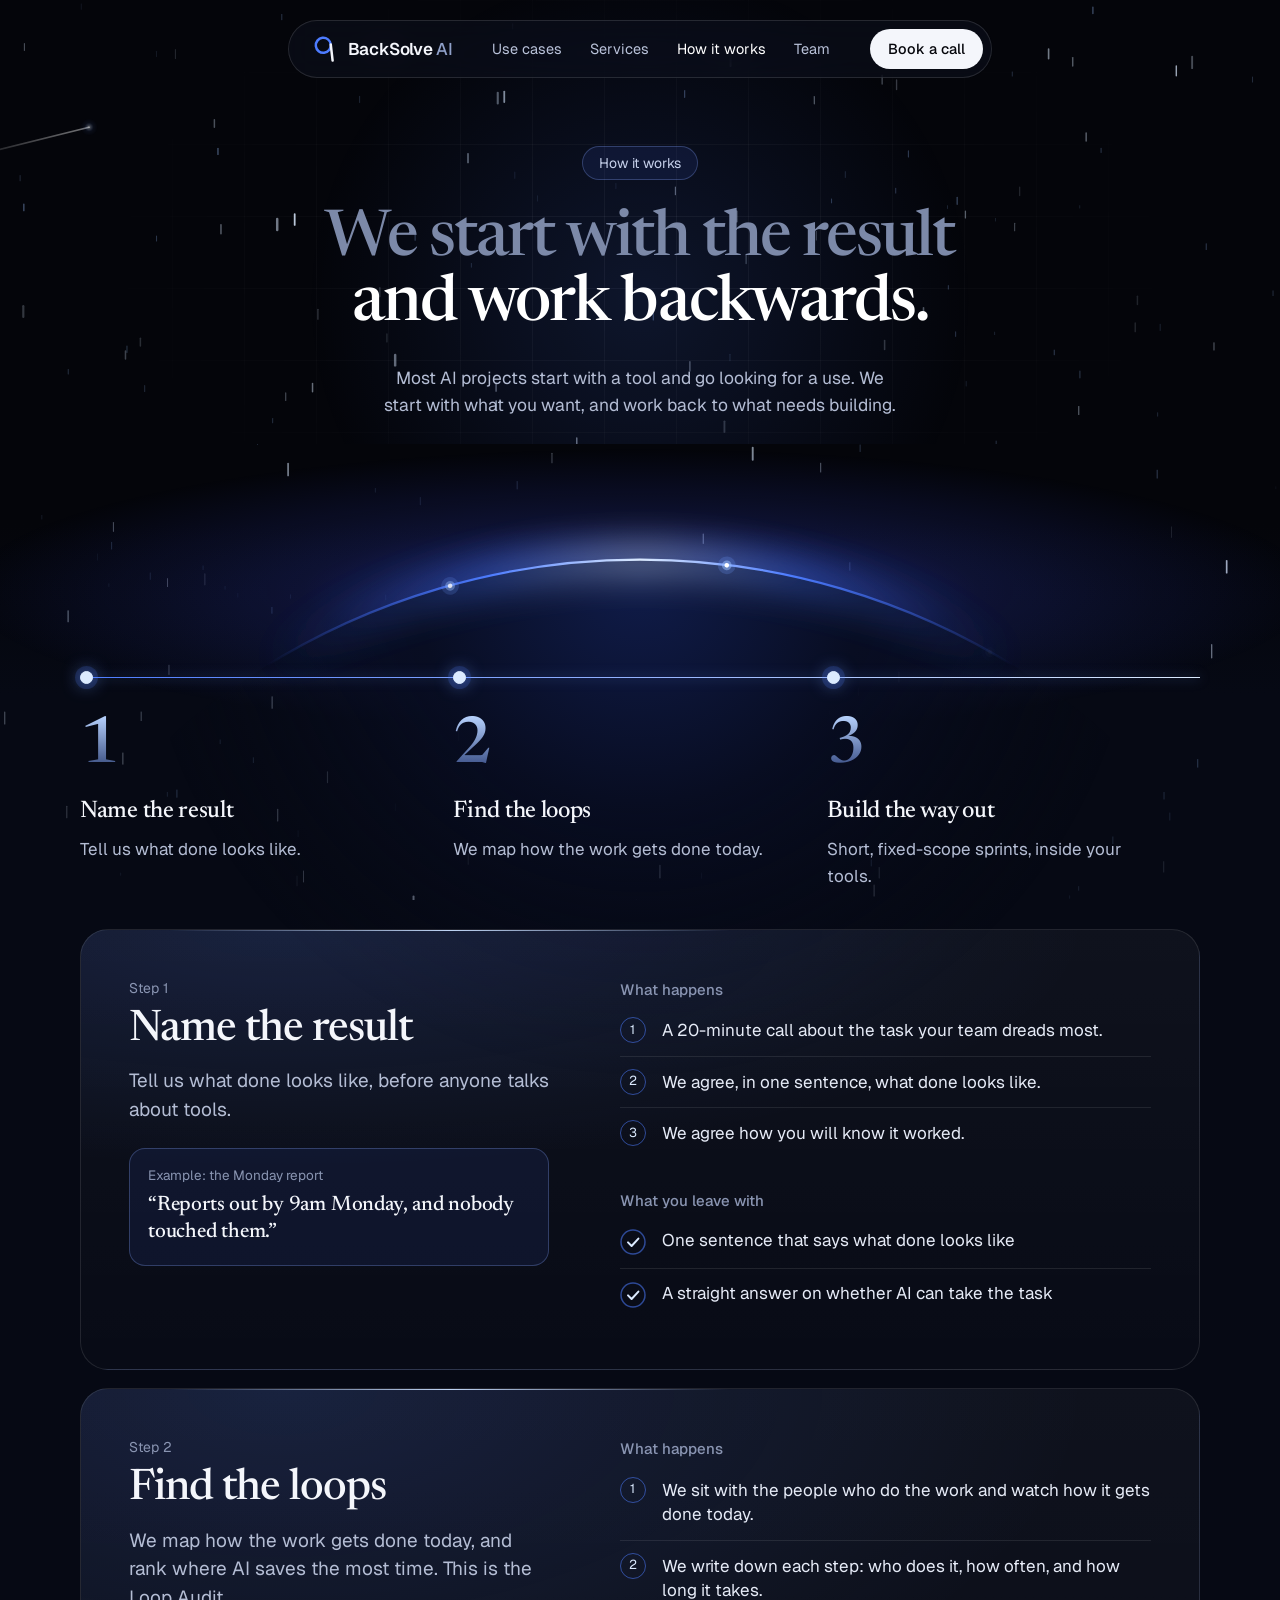
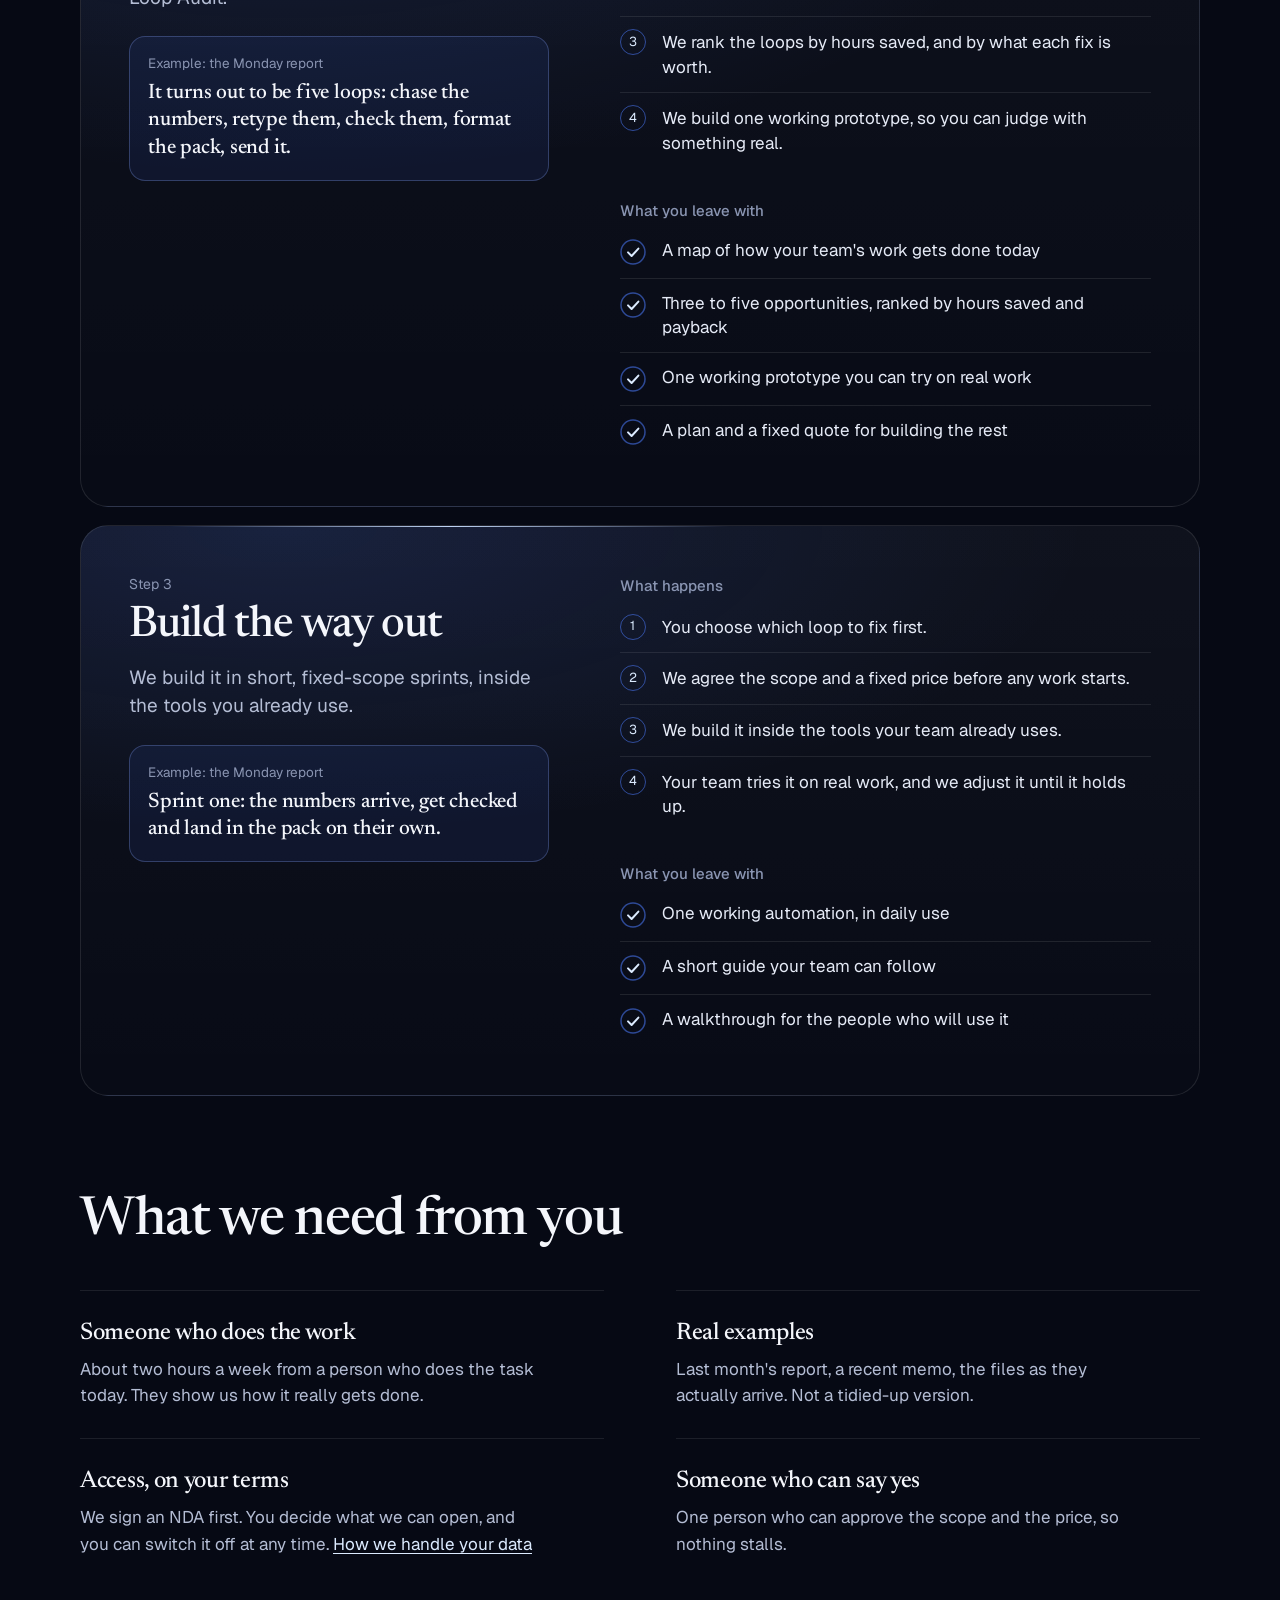
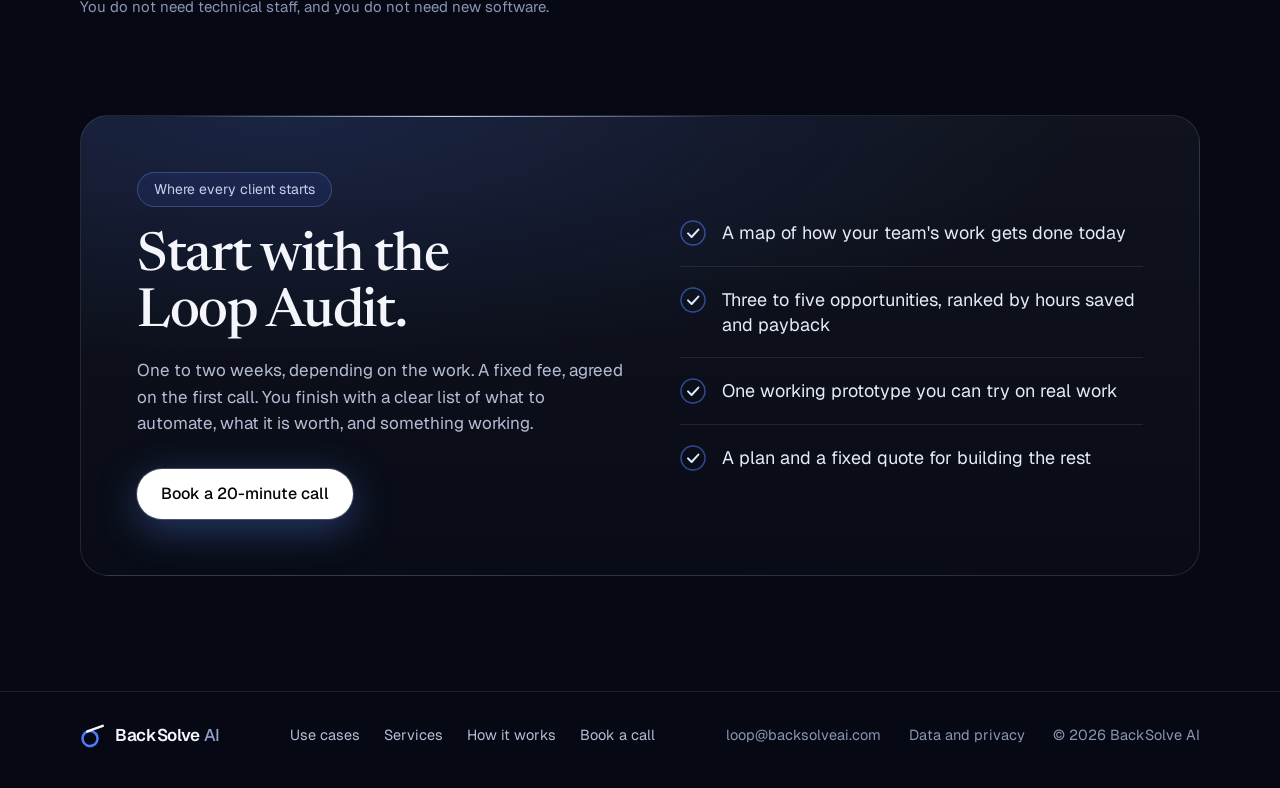
<file: how-it-works.html>
<!doctype html>
<html lang="en">
<head>
  <meta charset="utf-8">
  <meta name="viewport" content="width=device-width, initial-scale=1">
  <title>How it works | BackSolve AI</title>
  <meta name="description" content="How BackSolve AI works: name the result, find the loops, build the way out. What happens at each step and what we need from you.">
  <meta name="theme-color" content="#04050A">
  <link rel="canonical" href="https://backsolveai.com/how-it-works.html">
  <meta property="og:type" content="website">
  <meta property="og:url" content="https://backsolveai.com/how-it-works.html">
  <meta property="og:title" content="How it works | BackSolve AI">
  <meta property="og:description" content="Stuck in a loop? We backsolve the way out.">
  <link rel="icon" href="assets/favicon.svg" type="image/svg+xml">
  <link rel="preconnect" href="https://fonts.googleapis.com">
  <link rel="preconnect" href="https://fonts.gstatic.com" crossorigin>
  <link href="https://fonts.googleapis.com/css2?family=Geist:wght@400;500;600&family=Newsreader:wght@500&display=swap" rel="stylesheet">
  <link rel="stylesheet" href="css/styles.css">
  <script>document.documentElement.classList.add('js');</script>
</head>
<body>
  <a class="skip-link" href="#main">Skip to content</a>

  <div class="progress" aria-hidden="true"><div class="progress__bar" id="progress-bar"></div></div>

  <header class="site-header" id="site-header">
    <nav class="nav" aria-label="Main">
      <a class="brand" href="index.html" aria-label="BackSolve AI, home">
        <svg class="brand__mark" viewBox="14 8 104 104" width="24" height="24" fill="none" aria-hidden="true" focusable="false"><circle class="brand__ring" pathLength="1" cx="54" cy="74" r="30" stroke-width="10" transform="rotate(-110 54 74)"/><path class="brand__beam" pathLength="1" d="M43.7 45.8 105 23.5" stroke="currentColor" stroke-width="10" stroke-linecap="round"/></svg>
        <span class="brand__name">BackSolve <span class="brand__ai">AI</span></span>
      </a>
      <div class="nav__links" id="nav-links">
        <a href="use-cases.html">Use cases</a>
        <a href="services.html">Services</a>
        <a href="how-it-works.html" aria-current="page">How it works</a>
        <a href="index.html#team">Team</a>
      </div>
      <button class="nav__toggle" type="button" aria-label="Menu" aria-expanded="false" aria-controls="nav-links"></button>
      <a class="nav__cta" href="index.html#book" data-book>Book a call</a>
    </nav>
  </header>

  <main id="main">
    <section class="pagehead">
      <div class="hero__grid" aria-hidden="true"></div>
      <div class="hero__spot" aria-hidden="true"></div>
      <div class="hero__copy">
        <p class="tag" style="--i:0">How it works</p>
        <h1 class="hero__title hero__title--page" style="--i:1">
          <span class="hero__q"><span class="word" style="--w:0"><span class="word__in">We</span></span> <span class="word" style="--w:1"><span class="word__in">start</span></span> <span class="word" style="--w:2"><span class="word__in">with</span></span> <span class="word" style="--w:3"><span class="word__in">the</span></span> <span class="word" style="--w:4"><span class="word__in">result</span></span></span>
          <span class="hero__a"><span class="word" style="--w:7"><span class="word__in">and</span></span> <span class="word" style="--w:8"><span class="word__in">work</span></span> <span class="word" style="--w:9"><span class="word__in">backwards.</span></span></span>
        </h1>
        <p class="lede" style="--i:2">Most AI projects start with a tool and go looking for a use. We start with what you want, and work back to what needs building.</p>
      </div>
    </section>

    <section class="inside">
      <div class="horizon" aria-hidden="true">
        <svg viewBox="0 550 1440 270" focusable="false">
          <defs>
            <radialGradient id="h-planet" cx="720" cy="700" r="560" gradientUnits="userSpaceOnUse">
              <stop offset="0" stop-color="#101C4A"/>
              <stop offset="0.45" stop-color="#080D22"/>
              <stop offset="1" stop-color="#060914"/>
            </radialGradient>
            <linearGradient id="h-rim" x1="300" y1="0" x2="1140" y2="0" gradientUnits="userSpaceOnUse">
              <stop offset="0" stop-color="#3D6BFF" stop-opacity="0"/>
              <stop offset="0.3" stop-color="#4D7CFF"/>
              <stop offset="0.5" stop-color="#DCEBFF"/>
              <stop offset="0.7" stop-color="#4D7CFF"/>
              <stop offset="1" stop-color="#3D6BFF" stop-opacity="0"/>
            </linearGradient>
            <radialGradient id="h-haze" cx="0.5" cy="0.5" r="0.5">
              <stop offset="0" stop-color="#3F6BFF" stop-opacity="0.5"/>
              <stop offset="0.5" stop-color="#3F52FF" stop-opacity="0.16"/>
              <stop offset="1" stop-color="#3F52FF" stop-opacity="0"/>
            </radialGradient>
            <filter id="h-b22" x="-10%" y="-30%" width="120%" height="160%"><feGaussianBlur stdDeviation="22"/></filter>
          </defs>
          <ellipse cx="720" cy="715" rx="760" ry="160" fill="url(#h-haze)"/>
          <circle cx="720" cy="1480" r="800" fill="url(#h-planet)"/>
          <path d="M27.2 1080A800 800 0 0 1 1412.8 1080" fill="none" stroke="url(#h-rim)" stroke-width="16" filter="url(#h-b22)" opacity="0.9"/>
          <path d="M27.2 1080A800 800 0 0 1 1412.8 1080" fill="none" stroke="url(#h-rim)" stroke-width="2.5"/>
        </svg>
      </div>
      <div class="wrap inside__body">
        <ol class="track pagetrack" data-track="timed">
          <li class="track__step" style="--i:0">
            <span class="track__node" aria-hidden="true"></span>
            <span class="track__num" aria-hidden="true">1</span>
            <h2 class="h3"><a href="#name">Name the result</a></h2>
            <p>Tell us what done looks like.</p>
          </li>
          <li class="track__step" style="--i:1">
            <span class="track__node" aria-hidden="true"></span>
            <span class="track__num" aria-hidden="true">2</span>
            <h2 class="h3"><a href="#find">Find the loops</a></h2>
            <p>We map how the work gets done today.</p>
          </li>
          <li class="track__step" style="--i:2">
            <span class="track__node" aria-hidden="true"></span>
            <span class="track__num" aria-hidden="true">3</span>
            <h2 class="h3"><a href="#build">Build the way out</a></h2>
            <p>Short, fixed-scope sprints, inside your tools.</p>
          </li>
        </ol>

        <div class="services">
          <article class="service" id="name" data-reveal>
            <div class="service__main">
              <p class="service__step">Step 1</p>
              <h2 class="h2">Name the result</h2>
              <p class="service__promise">Tell us what done looks like, before anyone talks about tools.</p>
              <div class="example">
                <p class="example__label">Example: the Monday report</p>
                <p class="example__text">&ldquo;Reports out by 9am Monday, and nobody touched them.&rdquo;</p>
              </div>
            </div>
            <div class="service__lists">
              <div>
                <h3>What happens</h3>
                <ol class="steps">
                <li>A 20-minute call about the task your team dreads most.</li>
                <li>We agree, in one sentence, what done looks like.</li>
                <li>We agree how you will know it worked.</li>
                </ol>
              </div>
              <div>
                <h3>What you leave with</h3>
                <ul class="checklist" data-stagger>
                <li><svg viewBox="0 0 26 26" fill="none" aria-hidden="true"><circle cx="13" cy="13" r="12" stroke="#4D7CFF" stroke-opacity="0.55" stroke-width="1.5"/><path pathLength="1" d="M8 13.4 11.6 17 18.4 9.6" stroke="#DCEBFF" stroke-width="2" stroke-linecap="round" stroke-linejoin="round"/></svg><span>One sentence that says what done looks like</span></li>
                <li><svg viewBox="0 0 26 26" fill="none" aria-hidden="true"><circle cx="13" cy="13" r="12" stroke="#4D7CFF" stroke-opacity="0.55" stroke-width="1.5"/><path pathLength="1" d="M8 13.4 11.6 17 18.4 9.6" stroke="#DCEBFF" stroke-width="2" stroke-linecap="round" stroke-linejoin="round"/></svg><span>A straight answer on whether AI can take the task</span></li>
                </ul>
              </div>
            </div>
          </article>

          <article class="service" id="find" data-reveal>
            <div class="service__main">
              <p class="service__step">Step 2</p>
              <h2 class="h2">Find the loops</h2>
              <p class="service__promise">We map how the work gets done today, and rank where AI saves the most time. This is the Loop Audit.</p>
              <div class="example">
                <p class="example__label">Example: the Monday report</p>
                <p class="example__text">It turns out to be five loops: chase the numbers, retype them, check them, format the pack, send it.</p>
              </div>
            </div>
            <div class="service__lists">
              <div>
                <h3>What happens</h3>
                <ol class="steps">
                <li>We sit with the people who do the work and watch how it gets done today.</li>
                <li>We write down each step: who does it, how often, and how long it takes.</li>
                <li>We rank the loops by hours saved, and by what each fix is worth.</li>
                <li>We build one working prototype, so you can judge with something real.</li>
                </ol>
              </div>
              <div>
                <h3>What you leave with</h3>
                <ul class="checklist" data-stagger>
                <li><svg viewBox="0 0 26 26" fill="none" aria-hidden="true"><circle cx="13" cy="13" r="12" stroke="#4D7CFF" stroke-opacity="0.55" stroke-width="1.5"/><path pathLength="1" d="M8 13.4 11.6 17 18.4 9.6" stroke="#DCEBFF" stroke-width="2" stroke-linecap="round" stroke-linejoin="round"/></svg><span>A map of how your team's work gets done today</span></li>
                <li><svg viewBox="0 0 26 26" fill="none" aria-hidden="true"><circle cx="13" cy="13" r="12" stroke="#4D7CFF" stroke-opacity="0.55" stroke-width="1.5"/><path pathLength="1" d="M8 13.4 11.6 17 18.4 9.6" stroke="#DCEBFF" stroke-width="2" stroke-linecap="round" stroke-linejoin="round"/></svg><span>Three to five opportunities, ranked by hours saved and payback</span></li>
                <li><svg viewBox="0 0 26 26" fill="none" aria-hidden="true"><circle cx="13" cy="13" r="12" stroke="#4D7CFF" stroke-opacity="0.55" stroke-width="1.5"/><path pathLength="1" d="M8 13.4 11.6 17 18.4 9.6" stroke="#DCEBFF" stroke-width="2" stroke-linecap="round" stroke-linejoin="round"/></svg><span>One working prototype you can try on real work</span></li>
                <li><svg viewBox="0 0 26 26" fill="none" aria-hidden="true"><circle cx="13" cy="13" r="12" stroke="#4D7CFF" stroke-opacity="0.55" stroke-width="1.5"/><path pathLength="1" d="M8 13.4 11.6 17 18.4 9.6" stroke="#DCEBFF" stroke-width="2" stroke-linecap="round" stroke-linejoin="round"/></svg><span>A plan and a fixed quote for building the rest</span></li>
                </ul>
              </div>
            </div>
          </article>

          <article class="service" id="build" data-reveal>
            <div class="service__main">
              <p class="service__step">Step 3</p>
              <h2 class="h2">Build the way out</h2>
              <p class="service__promise">We build it in short, fixed-scope sprints, inside the tools you already use.</p>
              <div class="example">
                <p class="example__label">Example: the Monday report</p>
                <p class="example__text">Sprint one: the numbers arrive, get checked and land in the pack on their own.</p>
              </div>
            </div>
            <div class="service__lists">
              <div>
                <h3>What happens</h3>
                <ol class="steps">
                <li>You choose which loop to fix first.</li>
                <li>We agree the scope and a fixed price before any work starts.</li>
                <li>We build it inside the tools your team already uses.</li>
                <li>Your team tries it on real work, and we adjust it until it holds up.</li>
                </ol>
              </div>
              <div>
                <h3>What you leave with</h3>
                <ul class="checklist" data-stagger>
                <li><svg viewBox="0 0 26 26" fill="none" aria-hidden="true"><circle cx="13" cy="13" r="12" stroke="#4D7CFF" stroke-opacity="0.55" stroke-width="1.5"/><path pathLength="1" d="M8 13.4 11.6 17 18.4 9.6" stroke="#DCEBFF" stroke-width="2" stroke-linecap="round" stroke-linejoin="round"/></svg><span>One working automation, in daily use</span></li>
                <li><svg viewBox="0 0 26 26" fill="none" aria-hidden="true"><circle cx="13" cy="13" r="12" stroke="#4D7CFF" stroke-opacity="0.55" stroke-width="1.5"/><path pathLength="1" d="M8 13.4 11.6 17 18.4 9.6" stroke="#DCEBFF" stroke-width="2" stroke-linecap="round" stroke-linejoin="round"/></svg><span>A short guide your team can follow</span></li>
                <li><svg viewBox="0 0 26 26" fill="none" aria-hidden="true"><circle cx="13" cy="13" r="12" stroke="#4D7CFF" stroke-opacity="0.55" stroke-width="1.5"/><path pathLength="1" d="M8 13.4 11.6 17 18.4 9.6" stroke="#DCEBFF" stroke-width="2" stroke-linecap="round" stroke-linejoin="round"/></svg><span>A walkthrough for the people who will use it</span></li>
                </ul>
              </div>
            </div>
          </article>
        </div>

        <section class="block" aria-labelledby="needs-title">
          <div data-reveal>
            <h2 class="h2" id="needs-title">What we need from you</h2>
          </div>
          <ul class="reasons" data-stagger>
            <li><h3 class="h3">Someone who does the work</h3><p>About two hours a week from a person who does the task today. They show us how it really gets done.</p></li>
            <li><h3 class="h3">Real examples</h3><p>Last month's report, a recent memo, the files as they actually arrive. Not a tidied-up version.</p></li>
            <li><h3 class="h3">Access, on your terms</h3><p>We sign an NDA first. You decide what we can open, and you can switch it off at any time. <a class="textlink" href="data.html">How we handle your data</a></p></li>
            <li><h3 class="h3">Someone who can say yes</h3><p>One person who can approve the scope and the price, so nothing stalls.</p></li>
          </ul>
          <p class="note" data-reveal>You do not need technical staff, and you do not need new software.</p>
        </section>

        <div class="panel block" data-reveal>
          <div class="panel__main">
            <p class="tag">Where every client starts</p>
            <h2 class="h2">Start with the Loop Audit.</h2>
            <!-- Length and fee as the owner gave them. No figure is shown on purpose. -->
            <p class="sub">One to two weeks, depending on the work. A fixed fee, agreed on the first call. You finish with a clear list of what to automate, what it is worth, and something working.</p>
            <a class="btn btn--light" href="index.html#book" data-book>Book a 20-minute call</a>
          </div>
          <ul class="checklist" data-stagger>
            <li><svg viewBox="0 0 26 26" fill="none" aria-hidden="true"><circle cx="13" cy="13" r="12" stroke="#4D7CFF" stroke-opacity="0.55" stroke-width="1.5"/><path pathLength="1" d="M8 13.4 11.6 17 18.4 9.6" stroke="#DCEBFF" stroke-width="2" stroke-linecap="round" stroke-linejoin="round"/></svg><span>A map of how your team's work gets done today</span></li>
            <li><svg viewBox="0 0 26 26" fill="none" aria-hidden="true"><circle cx="13" cy="13" r="12" stroke="#4D7CFF" stroke-opacity="0.55" stroke-width="1.5"/><path pathLength="1" d="M8 13.4 11.6 17 18.4 9.6" stroke="#DCEBFF" stroke-width="2" stroke-linecap="round" stroke-linejoin="round"/></svg><span>Three to five opportunities, ranked by hours saved and payback</span></li>
            <li><svg viewBox="0 0 26 26" fill="none" aria-hidden="true"><circle cx="13" cy="13" r="12" stroke="#4D7CFF" stroke-opacity="0.55" stroke-width="1.5"/><path pathLength="1" d="M8 13.4 11.6 17 18.4 9.6" stroke="#DCEBFF" stroke-width="2" stroke-linecap="round" stroke-linejoin="round"/></svg><span>One working prototype you can try on real work</span></li>
            <li><svg viewBox="0 0 26 26" fill="none" aria-hidden="true"><circle cx="13" cy="13" r="12" stroke="#4D7CFF" stroke-opacity="0.55" stroke-width="1.5"/><path pathLength="1" d="M8 13.4 11.6 17 18.4 9.6" stroke="#DCEBFF" stroke-width="2" stroke-linecap="round" stroke-linejoin="round"/></svg><span>A plan and a fixed quote for building the rest</span></li>
          </ul>
        </div>
      </div>
    </section>
  </main>

  <footer class="site-footer">
    <div class="wrap site-footer__inner">
      <p class="brand">
        <svg class="brand__mark" viewBox="14 8 104 104" width="24" height="24" fill="none" aria-hidden="true" focusable="false"><circle class="brand__ring" pathLength="1" cx="54" cy="74" r="30" stroke-width="10" transform="rotate(-110 54 74)"/><path class="brand__beam" pathLength="1" d="M43.7 45.8 105 23.5" stroke="currentColor" stroke-width="10" stroke-linecap="round"/></svg>
        <span class="brand__name">BackSolve <span class="brand__ai">AI</span></span>
      </p>
      <ul class="site-footer__pages">
        <li><a href="use-cases.html">Use cases</a></li>
        <li><a href="services.html">Services</a></li>
        <li><a href="how-it-works.html" aria-current="page">How it works</a></li>
        <li><a href="index.html#book" data-book>Book a call</a></li>
      </ul>
      <!-- No LinkedIn link and no booking link: the owner asked for neither. -->
      <ul class="site-footer__links">
        <li><a href="mailto:loop@backsolveai.com">loop@backsolveai.com</a></li>
        <li><a href="data.html">Data and privacy</a></li>
        <li>© <span id="year">2026</span> BackSolve AI</li>
      </ul>
    </div>
  </footer>

  <script src="js/main.js" defer></script>
</body>
</html>
</file>
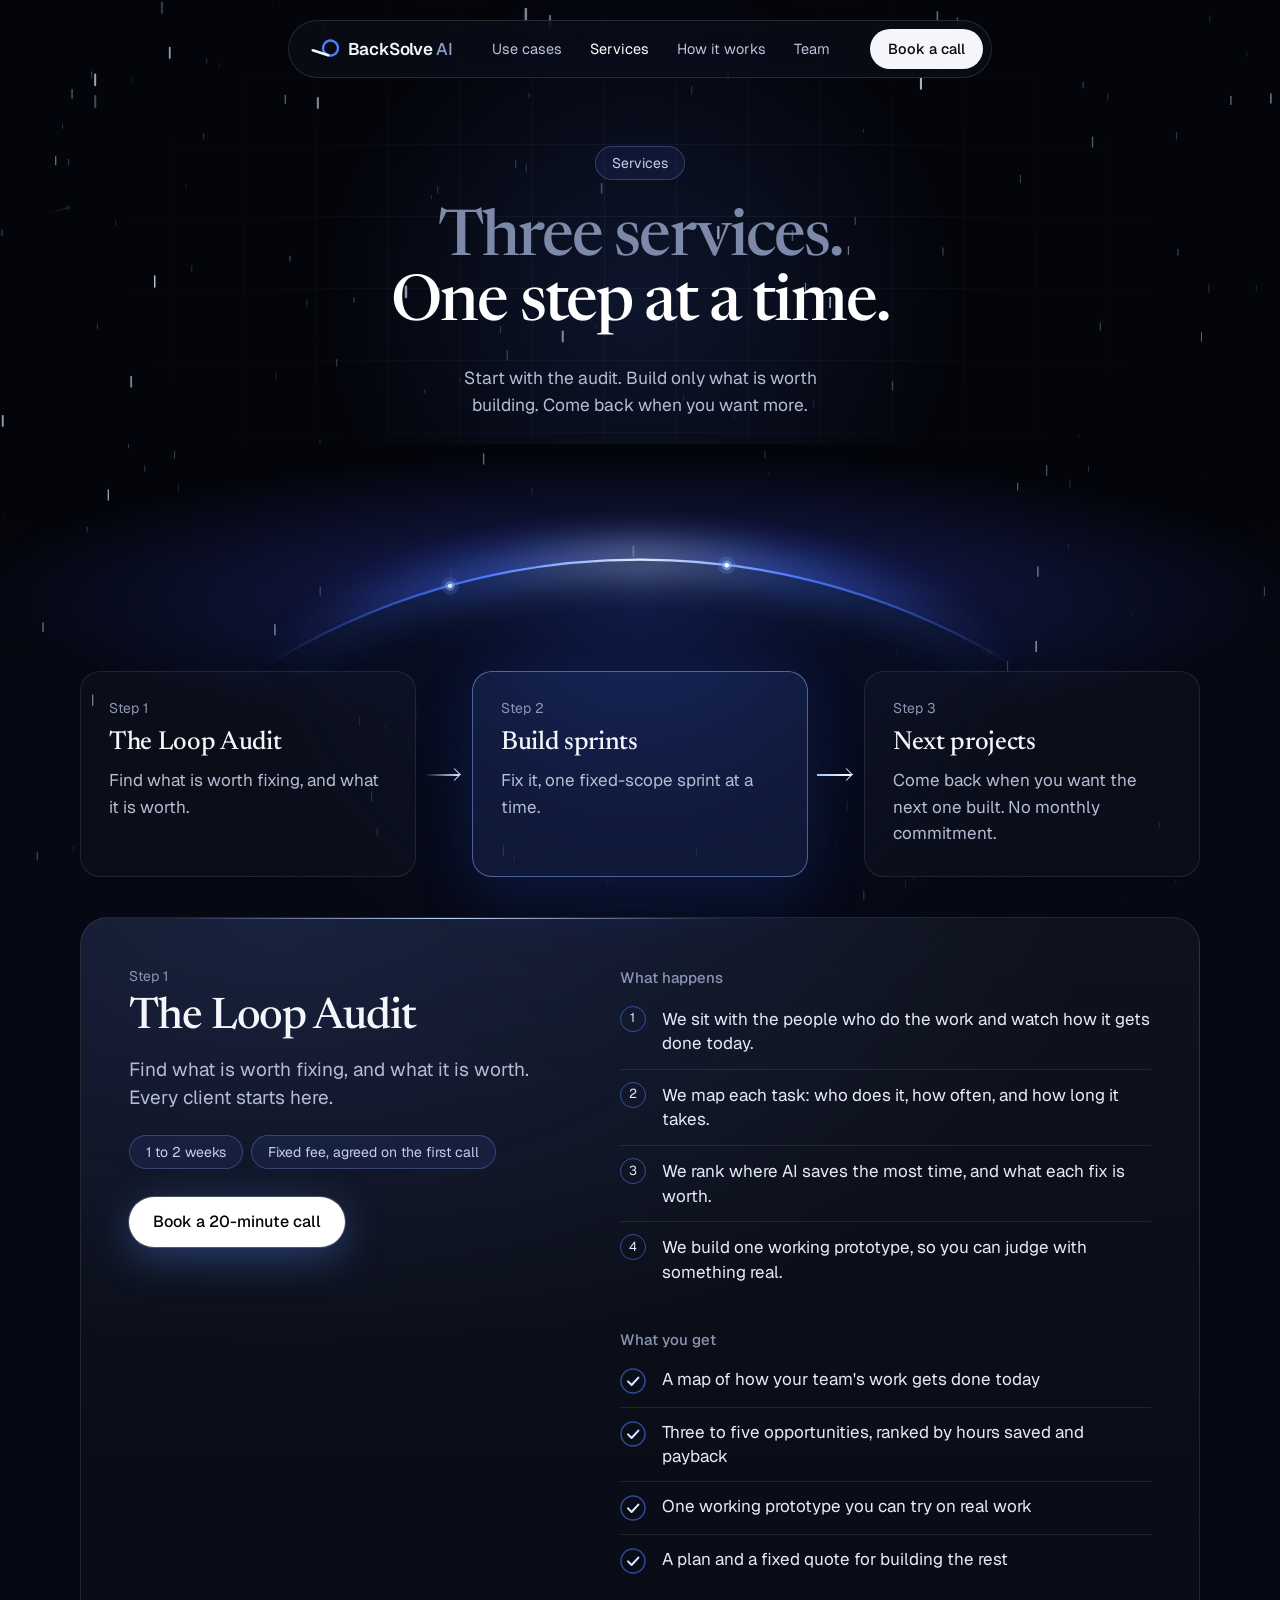
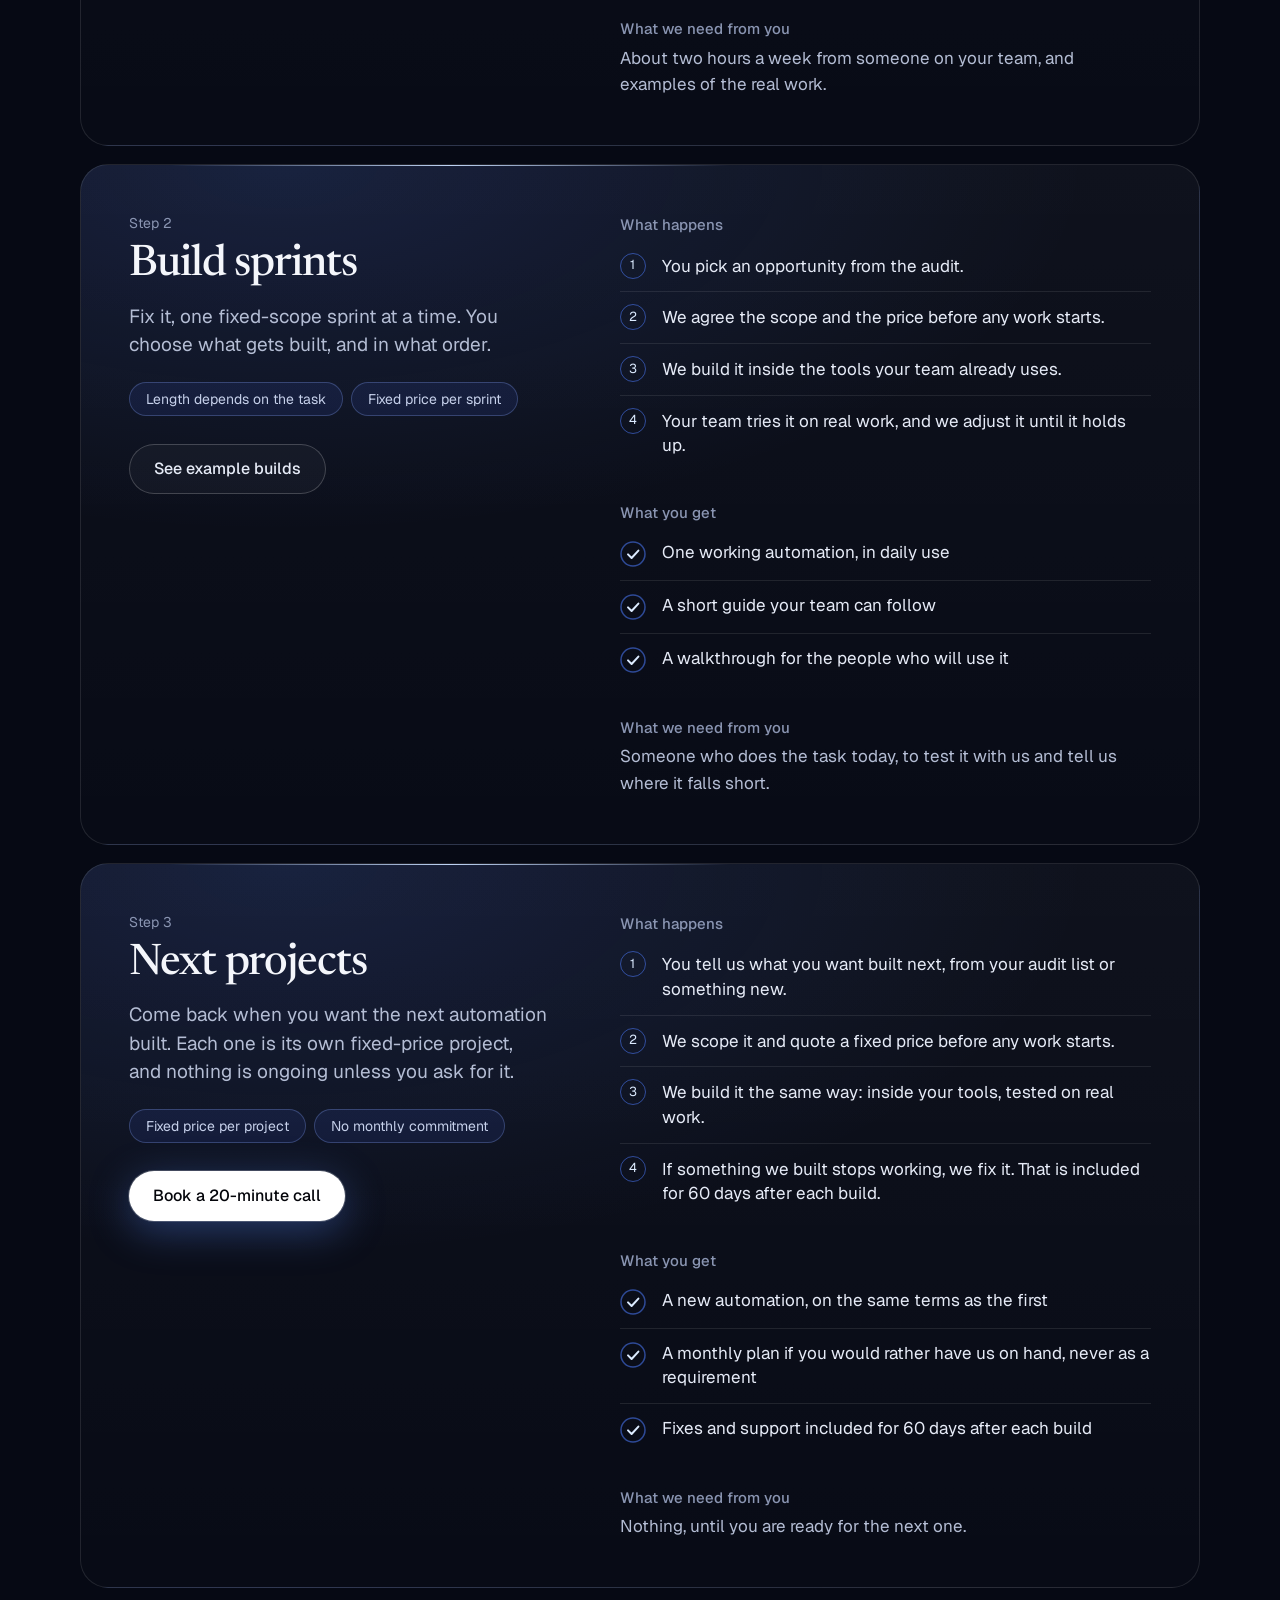
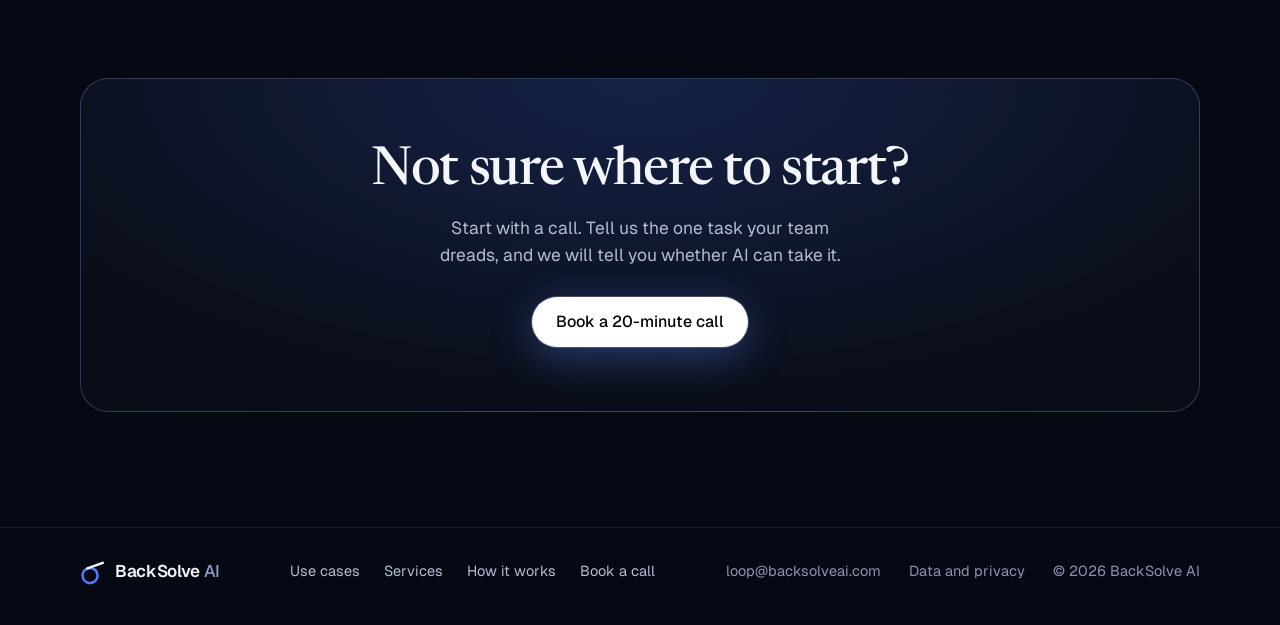
<file: services.html>
<!doctype html>
<html lang="en">
<head>
  <meta charset="utf-8">
  <meta name="viewport" content="width=device-width, initial-scale=1">
  <title>Services | BackSolve AI</title>
  <meta name="description" content="The Loop Audit, build sprints and next projects: what BackSolve AI offers investment and advisory firms, one fixed-price step at a time.">
  <meta name="theme-color" content="#04050A">
  <link rel="canonical" href="https://backsolveai.com/services.html">
  <meta property="og:type" content="website">
  <meta property="og:url" content="https://backsolveai.com/services.html">
  <meta property="og:title" content="Services | BackSolve AI">
  <meta property="og:description" content="Stuck in a loop? We backsolve the way out.">
  <link rel="icon" href="assets/favicon.svg" type="image/svg+xml">
  <link rel="preconnect" href="https://fonts.googleapis.com">
  <link rel="preconnect" href="https://fonts.gstatic.com" crossorigin>
  <link href="https://fonts.googleapis.com/css2?family=Geist:wght@400;500;600&family=Newsreader:wght@500&display=swap" rel="stylesheet">
  <link rel="stylesheet" href="css/styles.css">
  <script>document.documentElement.classList.add('js');</script>
</head>
<body>
  <a class="skip-link" href="#main">Skip to content</a>

  <div class="progress" aria-hidden="true"><div class="progress__bar" id="progress-bar"></div></div>

  <header class="site-header" id="site-header">
    <nav class="nav" aria-label="Main">
      <a class="brand" href="index.html" aria-label="BackSolve AI, home">
        <svg class="brand__mark" viewBox="14 8 104 104" width="24" height="24" fill="none" aria-hidden="true" focusable="false"><circle class="brand__ring" pathLength="1" cx="54" cy="74" r="30" stroke-width="10" transform="rotate(-110 54 74)"/><path class="brand__beam" pathLength="1" d="M43.7 45.8 105 23.5" stroke="currentColor" stroke-width="10" stroke-linecap="round"/></svg>
        <span class="brand__name">BackSolve <span class="brand__ai">AI</span></span>
      </a>
      <div class="nav__links" id="nav-links">
        <a href="use-cases.html">Use cases</a>
        <a href="services.html" aria-current="page">Services</a>
        <a href="how-it-works.html">How it works</a>
        <a href="index.html#team">Team</a>
      </div>
      <button class="nav__toggle" type="button" aria-label="Menu" aria-expanded="false" aria-controls="nav-links"></button>
      <a class="nav__cta" href="index.html#book" data-book>Book a call</a>
    </nav>
  </header>

  <main id="main">
    <section class="pagehead">
      <div class="hero__grid" aria-hidden="true"></div>
      <div class="hero__spot" aria-hidden="true"></div>
      <div class="hero__copy">
        <p class="tag" style="--i:0">Services</p>
        <h1 class="hero__title hero__title--page" style="--i:1">
          <span class="hero__q"><span class="word" style="--w:0"><span class="word__in">Three</span></span> <span class="word" style="--w:1"><span class="word__in">services.</span></span></span>
          <span class="hero__a"><span class="word" style="--w:4"><span class="word__in">One</span></span> <span class="word" style="--w:5"><span class="word__in">step</span></span> <span class="word" style="--w:6"><span class="word__in">at</span></span> <span class="word" style="--w:7"><span class="word__in">a</span></span> <span class="word" style="--w:8"><span class="word__in">time.</span></span></span>
        </h1>
        <p class="lede" style="--i:2">Start with the audit. Build only what is worth building. Come back when you want more.</p>
      </div>
    </section>

    <section class="inside">
      <div class="horizon" aria-hidden="true">
        <svg viewBox="0 550 1440 270" focusable="false">
          <defs>
            <radialGradient id="h-planet" cx="720" cy="700" r="560" gradientUnits="userSpaceOnUse">
              <stop offset="0" stop-color="#101C4A"/>
              <stop offset="0.45" stop-color="#080D22"/>
              <stop offset="1" stop-color="#060914"/>
            </radialGradient>
            <linearGradient id="h-rim" x1="300" y1="0" x2="1140" y2="0" gradientUnits="userSpaceOnUse">
              <stop offset="0" stop-color="#3D6BFF" stop-opacity="0"/>
              <stop offset="0.3" stop-color="#4D7CFF"/>
              <stop offset="0.5" stop-color="#DCEBFF"/>
              <stop offset="0.7" stop-color="#4D7CFF"/>
              <stop offset="1" stop-color="#3D6BFF" stop-opacity="0"/>
            </linearGradient>
            <radialGradient id="h-haze" cx="0.5" cy="0.5" r="0.5">
              <stop offset="0" stop-color="#3F6BFF" stop-opacity="0.5"/>
              <stop offset="0.5" stop-color="#3F52FF" stop-opacity="0.16"/>
              <stop offset="1" stop-color="#3F52FF" stop-opacity="0"/>
            </radialGradient>
            <filter id="h-b22" x="-10%" y="-30%" width="120%" height="160%"><feGaussianBlur stdDeviation="22"/></filter>
          </defs>
          <ellipse cx="720" cy="715" rx="760" ry="160" fill="url(#h-haze)"/>
          <circle cx="720" cy="1480" r="800" fill="url(#h-planet)"/>
          <path d="M27.2 1080A800 800 0 0 1 1412.8 1080" fill="none" stroke="url(#h-rim)" stroke-width="16" filter="url(#h-b22)" opacity="0.9"/>
          <path d="M27.2 1080A800 800 0 0 1 1412.8 1080" fill="none" stroke="url(#h-rim)" stroke-width="2.5"/>
        </svg>
      </div>
      <div class="wrap inside__body">
        <ol class="path overview" data-stagger>
          <li class="path__item"><p class="path__step">Step 1</p><h2 class="h3"><a href="#audit">The Loop Audit</a></h2><p>Find what is worth fixing, and what it is worth.</p></li>
          <li class="path__item"><p class="path__step">Step 2</p><h2 class="h3"><a href="#sprints">Build sprints</a></h2><p>Fix it, one fixed-scope sprint at a time.</p></li>
          <li class="path__item path__item--last"><p class="path__step">Step 3</p><h2 class="h3"><a href="#next">Next projects</a></h2><p>Come back when you want the next one built. No monthly commitment.</p></li>
        </ol>

        <div class="services">
          <article class="service" id="audit" data-reveal>
            <div class="service__main">
              <p class="service__step">Step 1</p>
              <h2 class="h2">The Loop Audit</h2>
              <p class="service__promise">Find what is worth fixing, and what it is worth. Every client starts here.</p>
              <!-- Length and fee as the owner gave them. No figure is shown on purpose. -->
              <p class="chips"><span class="tag">1 to 2 weeks</span><span class="tag">Fixed fee, agreed on the first call</span></p>
              <a class="btn btn--light" href="index.html#book" data-book>Book a 20-minute call</a>
            </div>
            <div class="service__lists">
              <div>
                <h3>What happens</h3>
                <ol class="steps">
                <li>We sit with the people who do the work and watch how it gets done today.</li>
                <li>We map each task: who does it, how often, and how long it takes.</li>
                <li>We rank where AI saves the most time, and what each fix is worth.</li>
                <li>We build one working prototype, so you can judge with something real.</li>
                </ol>
              </div>
              <div>
                <h3>What you get</h3>
                <ul class="checklist" data-stagger>
                <li><svg viewBox="0 0 26 26" fill="none" aria-hidden="true"><circle cx="13" cy="13" r="12" stroke="#4D7CFF" stroke-opacity="0.55" stroke-width="1.5"/><path pathLength="1" d="M8 13.4 11.6 17 18.4 9.6" stroke="#DCEBFF" stroke-width="2" stroke-linecap="round" stroke-linejoin="round"/></svg><span>A map of how your team's work gets done today</span></li>
                <li><svg viewBox="0 0 26 26" fill="none" aria-hidden="true"><circle cx="13" cy="13" r="12" stroke="#4D7CFF" stroke-opacity="0.55" stroke-width="1.5"/><path pathLength="1" d="M8 13.4 11.6 17 18.4 9.6" stroke="#DCEBFF" stroke-width="2" stroke-linecap="round" stroke-linejoin="round"/></svg><span>Three to five opportunities, ranked by hours saved and payback</span></li>
                <li><svg viewBox="0 0 26 26" fill="none" aria-hidden="true"><circle cx="13" cy="13" r="12" stroke="#4D7CFF" stroke-opacity="0.55" stroke-width="1.5"/><path pathLength="1" d="M8 13.4 11.6 17 18.4 9.6" stroke="#DCEBFF" stroke-width="2" stroke-linecap="round" stroke-linejoin="round"/></svg><span>One working prototype you can try on real work</span></li>
                <li><svg viewBox="0 0 26 26" fill="none" aria-hidden="true"><circle cx="13" cy="13" r="12" stroke="#4D7CFF" stroke-opacity="0.55" stroke-width="1.5"/><path pathLength="1" d="M8 13.4 11.6 17 18.4 9.6" stroke="#DCEBFF" stroke-width="2" stroke-linecap="round" stroke-linejoin="round"/></svg><span>A plan and a fixed quote for building the rest</span></li>
                </ul>
              </div>
              <div>
                <h3>What we need from you</h3>
                <p class="service__need">About two hours a week from someone on your team, and examples of the real work.</p>
              </div>
            </div>
          </article>

          <article class="service" id="sprints" data-reveal>
            <div class="service__main">
              <p class="service__step">Step 2</p>
              <h2 class="h2">Build sprints</h2>
              <p class="service__promise">Fix it, one fixed-scope sprint at a time. You choose what gets built, and in what order.</p>
              <!-- The owner does not quote a set sprint length: it depends on the task. -->
              <p class="chips"><span class="tag">Length depends on the task</span><span class="tag">Fixed price per sprint</span></p>
              <a class="btn btn--ghost" href="use-cases.html">See example builds</a>
            </div>
            <div class="service__lists">
              <div>
                <h3>What happens</h3>
                <ol class="steps">
                <li>You pick an opportunity from the audit.</li>
                <li>We agree the scope and the price before any work starts.</li>
                <li>We build it inside the tools your team already uses.</li>
                <li>Your team tries it on real work, and we adjust it until it holds up.</li>
                </ol>
              </div>
              <div>
                <h3>What you get</h3>
                <ul class="checklist" data-stagger>
                <li><svg viewBox="0 0 26 26" fill="none" aria-hidden="true"><circle cx="13" cy="13" r="12" stroke="#4D7CFF" stroke-opacity="0.55" stroke-width="1.5"/><path pathLength="1" d="M8 13.4 11.6 17 18.4 9.6" stroke="#DCEBFF" stroke-width="2" stroke-linecap="round" stroke-linejoin="round"/></svg><span>One working automation, in daily use</span></li>
                <li><svg viewBox="0 0 26 26" fill="none" aria-hidden="true"><circle cx="13" cy="13" r="12" stroke="#4D7CFF" stroke-opacity="0.55" stroke-width="1.5"/><path pathLength="1" d="M8 13.4 11.6 17 18.4 9.6" stroke="#DCEBFF" stroke-width="2" stroke-linecap="round" stroke-linejoin="round"/></svg><span>A short guide your team can follow</span></li>
                <li><svg viewBox="0 0 26 26" fill="none" aria-hidden="true"><circle cx="13" cy="13" r="12" stroke="#4D7CFF" stroke-opacity="0.55" stroke-width="1.5"/><path pathLength="1" d="M8 13.4 11.6 17 18.4 9.6" stroke="#DCEBFF" stroke-width="2" stroke-linecap="round" stroke-linejoin="round"/></svg><span>A walkthrough for the people who will use it</span></li>
                </ul>
              </div>
              <div>
                <h3>What we need from you</h3>
                <p class="service__need">Someone who does the task today, to test it with us and tell us where it falls short.</p>
              </div>
            </div>
          </article>

          <article class="service" id="next" data-reveal>
            <div class="service__main">
              <p class="service__step">Step 3</p>
              <h2 class="h2">Next projects</h2>
              <p class="service__promise">Come back when you want the next automation built. Each one is its own fixed-price project, and nothing is ongoing unless you ask for it.</p>
              <!-- TODO: confirm these two promises are ones you want to make. The 60 days below is the owner's own term. -->
              <p class="chips"><span class="tag">Fixed price per project</span><span class="tag">No monthly commitment</span></p>
              <a class="btn btn--light" href="index.html#book" data-book>Book a 20-minute call</a>
            </div>
            <div class="service__lists">
              <div>
                <h3>What happens</h3>
                <ol class="steps">
                <li>You tell us what you want built next, from your audit list or something new.</li>
                <li>We scope it and quote a fixed price before any work starts.</li>
                <li>We build it the same way: inside your tools, tested on real work.</li>
                <li>If something we built stops working, we fix it. That is included for 60 days after each build.</li>
                </ol>
              </div>
              <div>
                <h3>What you get</h3>
                <ul class="checklist" data-stagger>
                <li><svg viewBox="0 0 26 26" fill="none" aria-hidden="true"><circle cx="13" cy="13" r="12" stroke="#4D7CFF" stroke-opacity="0.55" stroke-width="1.5"/><path pathLength="1" d="M8 13.4 11.6 17 18.4 9.6" stroke="#DCEBFF" stroke-width="2" stroke-linecap="round" stroke-linejoin="round"/></svg><span>A new automation, on the same terms as the first</span></li>
                <li><svg viewBox="0 0 26 26" fill="none" aria-hidden="true"><circle cx="13" cy="13" r="12" stroke="#4D7CFF" stroke-opacity="0.55" stroke-width="1.5"/><path pathLength="1" d="M8 13.4 11.6 17 18.4 9.6" stroke="#DCEBFF" stroke-width="2" stroke-linecap="round" stroke-linejoin="round"/></svg><span>A monthly plan if you would rather have us on hand, never as a requirement</span></li>
                <li><svg viewBox="0 0 26 26" fill="none" aria-hidden="true"><circle cx="13" cy="13" r="12" stroke="#4D7CFF" stroke-opacity="0.55" stroke-width="1.5"/><path pathLength="1" d="M8 13.4 11.6 17 18.4 9.6" stroke="#DCEBFF" stroke-width="2" stroke-linecap="round" stroke-linejoin="round"/></svg><span>Fixes and support included for 60 days after each build</span></li>
                </ul>
              </div>
              <div>
                <h3>What we need from you</h3>
                <p class="service__need">Nothing, until you are ready for the next one.</p>
              </div>
            </div>
          </article>
        </div>

        <div class="cta-band" data-reveal>
          <h2 class="h2">Not sure where to start?</h2>
          <p class="lede">Start with a call. Tell us the one task your team dreads, and we will tell you whether AI can take it.</p>
          <a class="btn btn--light" href="index.html#book" data-book>Book a 20-minute call</a>
        </div>
      </div>
    </section>
  </main>

  <footer class="site-footer">
    <div class="wrap site-footer__inner">
      <p class="brand">
        <svg class="brand__mark" viewBox="14 8 104 104" width="24" height="24" fill="none" aria-hidden="true" focusable="false"><circle class="brand__ring" pathLength="1" cx="54" cy="74" r="30" stroke-width="10" transform="rotate(-110 54 74)"/><path class="brand__beam" pathLength="1" d="M43.7 45.8 105 23.5" stroke="currentColor" stroke-width="10" stroke-linecap="round"/></svg>
        <span class="brand__name">BackSolve <span class="brand__ai">AI</span></span>
      </p>
      <ul class="site-footer__pages">
        <li><a href="use-cases.html">Use cases</a></li>
        <li><a href="services.html" aria-current="page">Services</a></li>
        <li><a href="how-it-works.html">How it works</a></li>
        <li><a href="index.html#book" data-book>Book a call</a></li>
      </ul>
      <!-- No LinkedIn link and no booking link: the owner asked for neither. -->
      <ul class="site-footer__links">
        <li><a href="mailto:loop@backsolveai.com">loop@backsolveai.com</a></li>
        <li><a href="data.html">Data and privacy</a></li>
        <li>© <span id="year">2026</span> BackSolve AI</li>
      </ul>
    </div>
  </footer>

  <script src="js/main.js" defer></script>
</body>
</html>
</file>
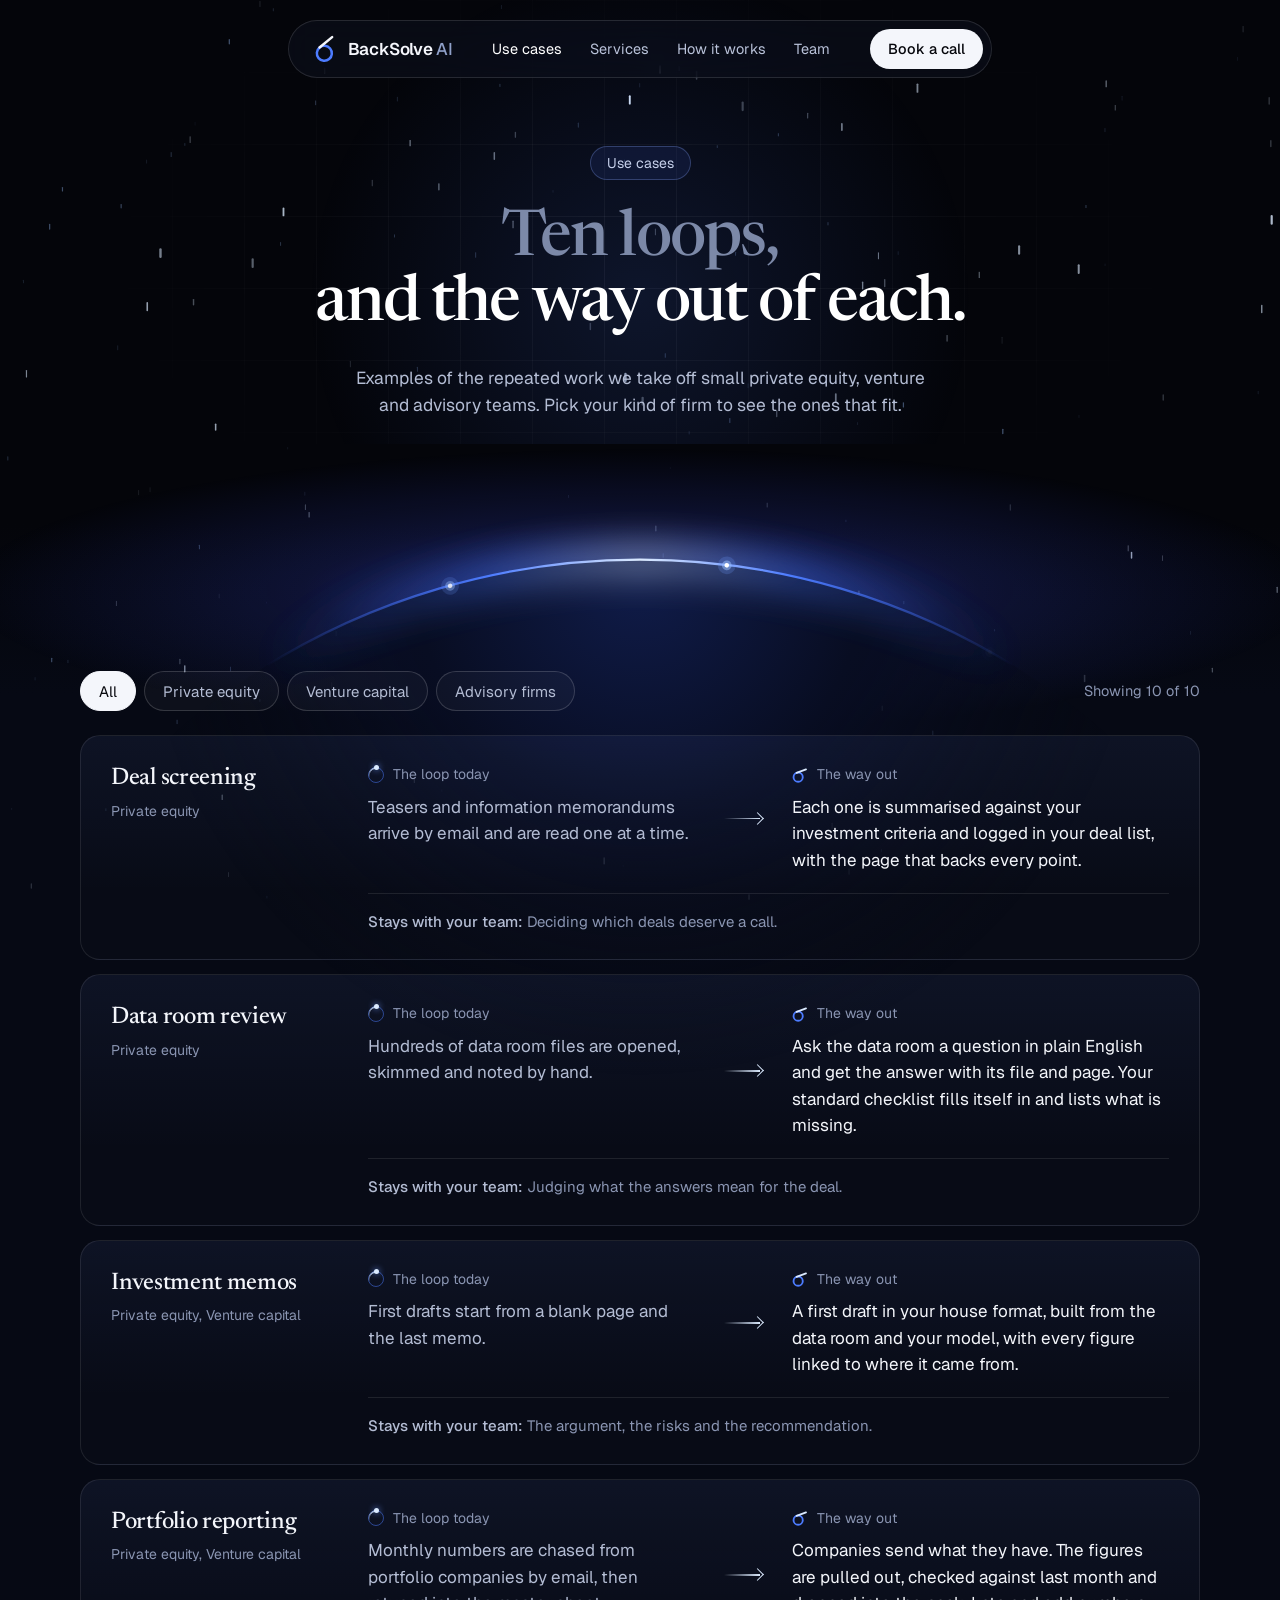
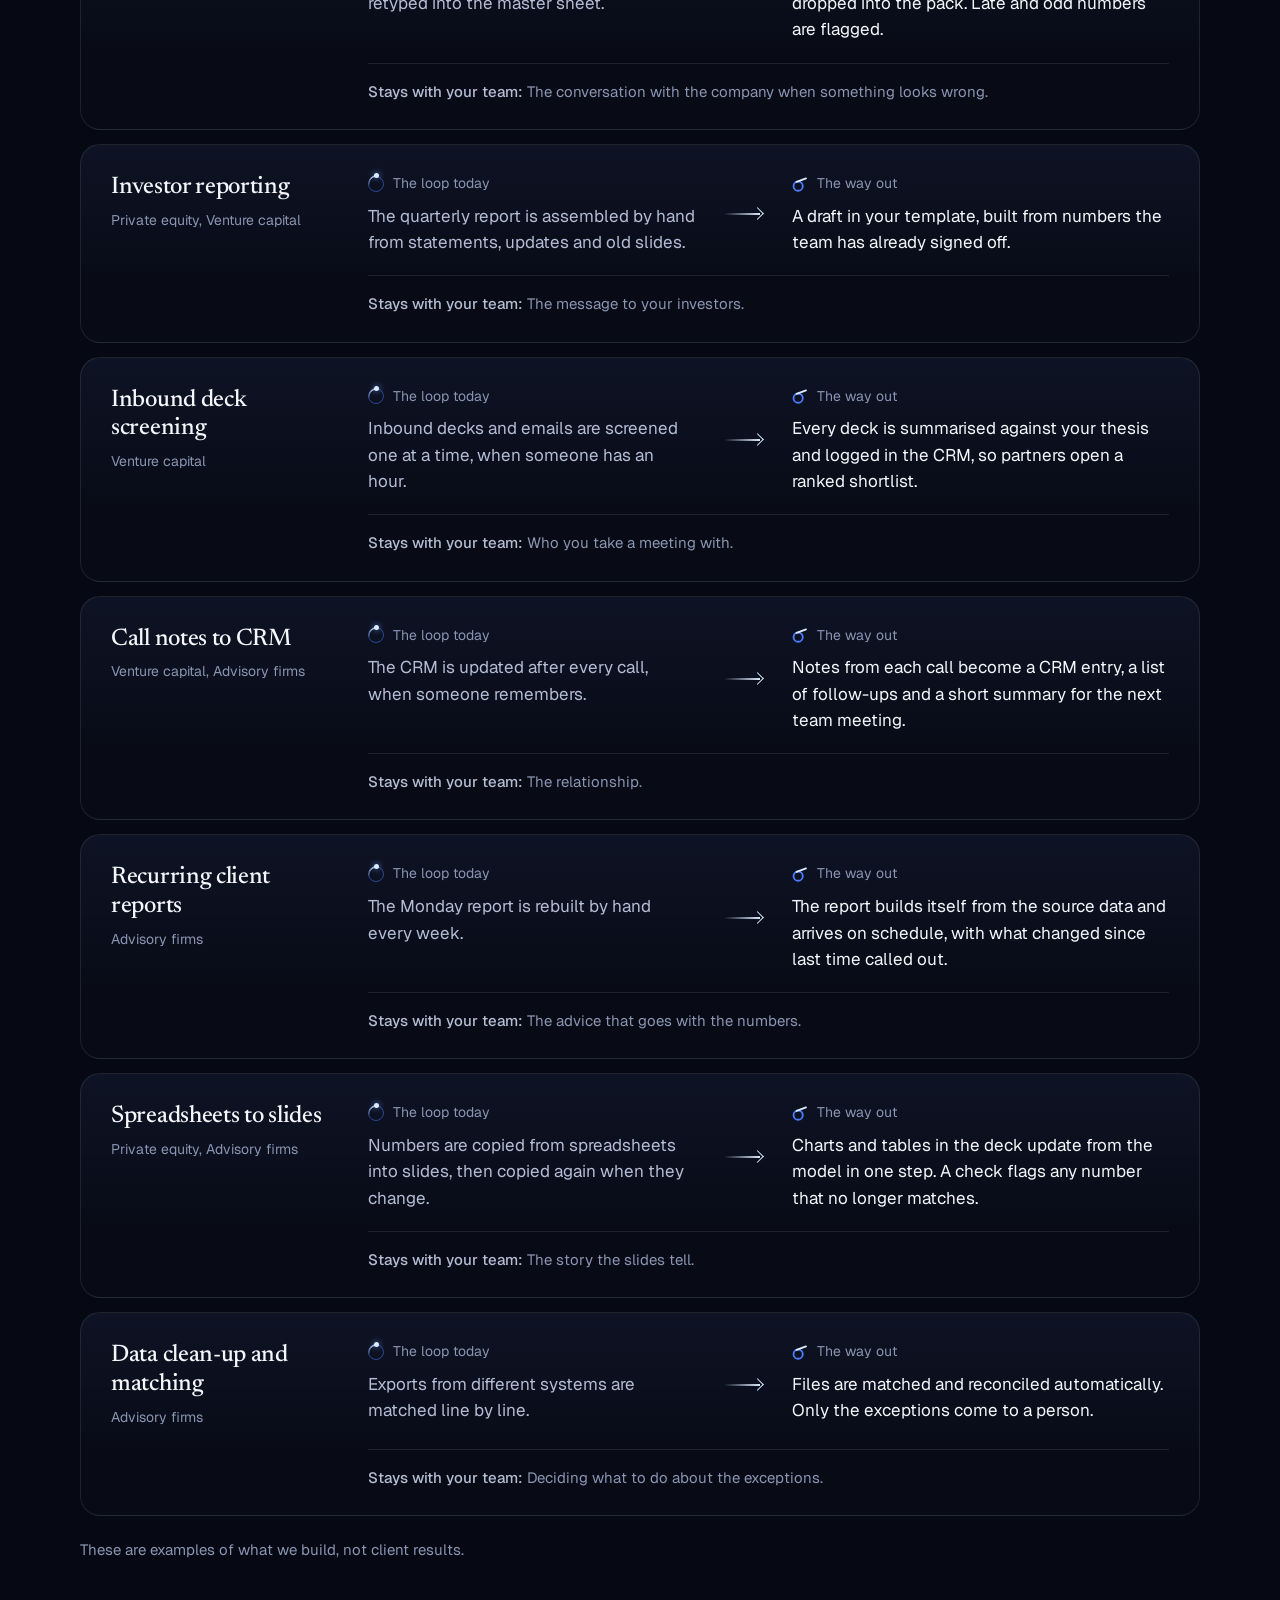
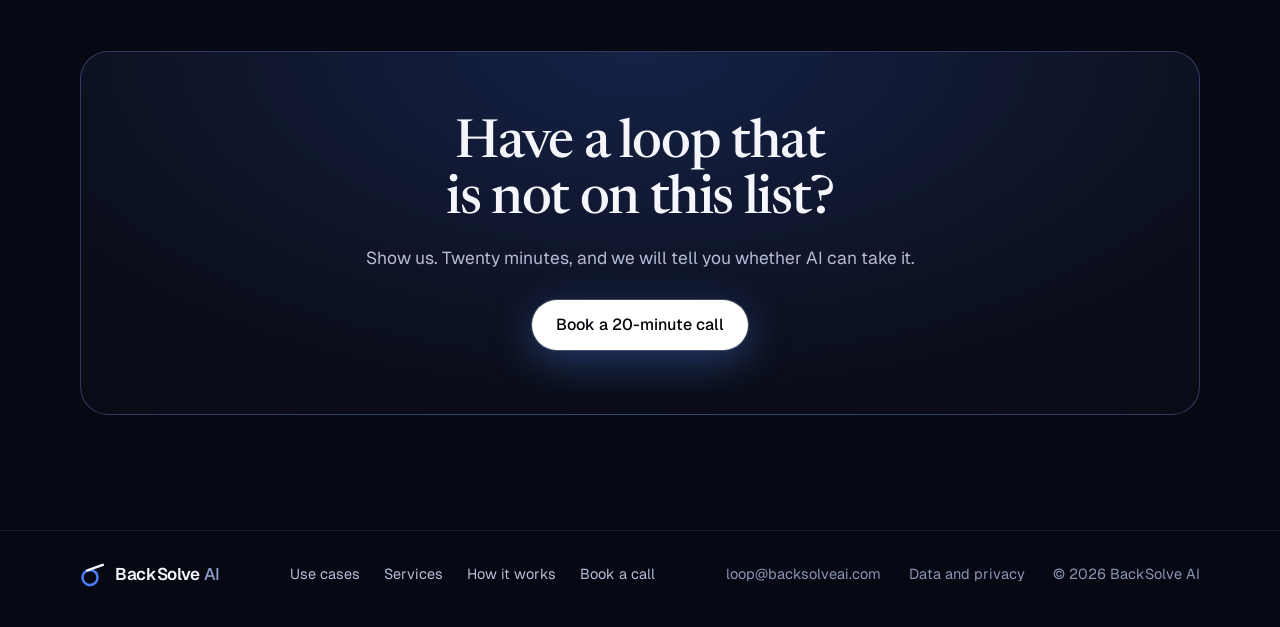
<file: use-cases.html>
<!doctype html>
<html lang="en">
<head>
  <meta charset="utf-8">
  <meta name="viewport" content="width=device-width, initial-scale=1">
  <title>Use cases | BackSolve AI</title>
  <meta name="description" content="Ten examples of the repeated work BackSolve AI automates for small private equity, venture and advisory firms.">
  <meta name="theme-color" content="#04050A">
  <link rel="canonical" href="https://backsolveai.com/use-cases.html">
  <meta property="og:type" content="website">
  <meta property="og:url" content="https://backsolveai.com/use-cases.html">
  <meta property="og:title" content="Use cases | BackSolve AI">
  <meta property="og:description" content="Stuck in a loop? We backsolve the way out.">
  <link rel="icon" href="assets/favicon.svg" type="image/svg+xml">
  <link rel="preconnect" href="https://fonts.googleapis.com">
  <link rel="preconnect" href="https://fonts.gstatic.com" crossorigin>
  <link href="https://fonts.googleapis.com/css2?family=Geist:wght@400;500;600&family=Newsreader:wght@500&display=swap" rel="stylesheet">
  <link rel="stylesheet" href="css/styles.css">
  <script>document.documentElement.classList.add('js');</script>
</head>
<body>
  <a class="skip-link" href="#main">Skip to content</a>

  <div class="progress" aria-hidden="true"><div class="progress__bar" id="progress-bar"></div></div>

  <header class="site-header" id="site-header">
    <nav class="nav" aria-label="Main">
      <a class="brand" href="index.html" aria-label="BackSolve AI, home">
        <svg class="brand__mark" viewBox="14 8 104 104" width="24" height="24" fill="none" aria-hidden="true" focusable="false"><circle class="brand__ring" pathLength="1" cx="54" cy="74" r="30" stroke-width="10" transform="rotate(-110 54 74)"/><path class="brand__beam" pathLength="1" d="M43.7 45.8 105 23.5" stroke="currentColor" stroke-width="10" stroke-linecap="round"/></svg>
        <span class="brand__name">BackSolve <span class="brand__ai">AI</span></span>
      </a>
      <div class="nav__links" id="nav-links">
        <a href="use-cases.html" aria-current="page">Use cases</a>
        <a href="services.html">Services</a>
        <a href="how-it-works.html">How it works</a>
        <a href="index.html#team">Team</a>
      </div>
      <button class="nav__toggle" type="button" aria-label="Menu" aria-expanded="false" aria-controls="nav-links"></button>
      <a class="nav__cta" href="index.html#book" data-book>Book a call</a>
    </nav>
  </header>

  <main id="main">
    <section class="pagehead">
      <div class="hero__grid" aria-hidden="true"></div>
      <div class="hero__spot" aria-hidden="true"></div>
      <div class="hero__copy">
        <p class="tag" style="--i:0">Use cases</p>
        <h1 class="hero__title hero__title--page" style="--i:1">
          <span class="hero__q"><span class="word" style="--w:0"><span class="word__in">Ten</span></span> <span class="word" style="--w:1"><span class="word__in">loops,</span></span></span>
          <span class="hero__a"><span class="word" style="--w:4"><span class="word__in">and</span></span> <span class="word" style="--w:5"><span class="word__in">the</span></span> <span class="word" style="--w:6"><span class="word__in">way</span></span> <span class="word" style="--w:7"><span class="word__in">out</span></span> <span class="word" style="--w:8"><span class="word__in">of</span></span> <span class="word" style="--w:9"><span class="word__in">each.</span></span></span>
        </h1>
        <p class="lede" style="--i:2">Examples of the repeated work we take off small private equity, venture and advisory teams. Pick your kind of firm to see the ones that fit.</p>
      </div>
    </section>

    <section class="inside">
      <div class="horizon" aria-hidden="true">
        <svg viewBox="0 550 1440 270" focusable="false">
          <defs>
            <radialGradient id="h-planet" cx="720" cy="700" r="560" gradientUnits="userSpaceOnUse">
              <stop offset="0" stop-color="#101C4A"/>
              <stop offset="0.45" stop-color="#080D22"/>
              <stop offset="1" stop-color="#060914"/>
            </radialGradient>
            <linearGradient id="h-rim" x1="300" y1="0" x2="1140" y2="0" gradientUnits="userSpaceOnUse">
              <stop offset="0" stop-color="#3D6BFF" stop-opacity="0"/>
              <stop offset="0.3" stop-color="#4D7CFF"/>
              <stop offset="0.5" stop-color="#DCEBFF"/>
              <stop offset="0.7" stop-color="#4D7CFF"/>
              <stop offset="1" stop-color="#3D6BFF" stop-opacity="0"/>
            </linearGradient>
            <radialGradient id="h-haze" cx="0.5" cy="0.5" r="0.5">
              <stop offset="0" stop-color="#3F6BFF" stop-opacity="0.5"/>
              <stop offset="0.5" stop-color="#3F52FF" stop-opacity="0.16"/>
              <stop offset="1" stop-color="#3F52FF" stop-opacity="0"/>
            </radialGradient>
            <filter id="h-b22" x="-10%" y="-30%" width="120%" height="160%"><feGaussianBlur stdDeviation="22"/></filter>
          </defs>
          <ellipse cx="720" cy="715" rx="760" ry="160" fill="url(#h-haze)"/>
          <circle cx="720" cy="1480" r="800" fill="url(#h-planet)"/>
          <path d="M27.2 1080A800 800 0 0 1 1412.8 1080" fill="none" stroke="url(#h-rim)" stroke-width="16" filter="url(#h-b22)" opacity="0.9"/>
          <path d="M27.2 1080A800 800 0 0 1 1412.8 1080" fill="none" stroke="url(#h-rim)" stroke-width="2.5"/>
        </svg>
      </div>
      <div class="wrap inside__body">
        <div class="filters" role="group" aria-label="Show use cases for">
          <button class="filter" type="button" data-kind="all" aria-pressed="true">All</button>
          <button class="filter" type="button" data-kind="pe" aria-pressed="false">Private equity</button>
          <button class="filter" type="button" data-kind="vc" aria-pressed="false">Venture capital</button>
          <button class="filter" type="button" data-kind="advisory" aria-pressed="false">Advisory firms</button>
          <p class="filters__count" role="status" aria-live="polite">Showing 10 of 10</p>
        </div>

        <ul class="cases">
          <li class="case" data-kinds="pe" data-reveal>
            <div class="case__head">
              <h2 class="case__title">Deal screening</h2>
              <p class="case__kinds">Private equity</p>
            </div>
            <div class="case__loop">
              <p class="case__label"><span class="loopicon loopicon--small" style="--i:0" aria-hidden="true"></span>The loop today</p>
              <p>Teasers and information memorandums arrive by email and are read one at a time.</p>
            </div>
            <span class="case__arrow" aria-hidden="true"></span>
            <div class="case__out">
              <p class="case__label"><svg viewBox="14 8 104 104" fill="none" aria-hidden="true" focusable="false"><circle class="brand__ring" cx="54" cy="74" r="30" stroke-width="12"/><path d="M43.7 45.8 105 23.5" stroke="#DCEBFF" stroke-width="12" stroke-linecap="round"/></svg>The way out</p>
              <p>Each one is summarised against your investment criteria and logged in your deal list, with the page that backs every point.</p>
            </div>
            <p class="case__yours"><b>Stays with your team:</b> Deciding which deals deserve a call.</p>
          </li>
          <li class="case" data-kinds="pe" data-reveal>
            <div class="case__head">
              <h2 class="case__title">Data room review</h2>
              <p class="case__kinds">Private equity</p>
            </div>
            <div class="case__loop">
              <p class="case__label"><span class="loopicon loopicon--small" style="--i:1" aria-hidden="true"></span>The loop today</p>
              <p>Hundreds of data room files are opened, skimmed and noted by hand.</p>
            </div>
            <span class="case__arrow" aria-hidden="true"></span>
            <div class="case__out">
              <p class="case__label"><svg viewBox="14 8 104 104" fill="none" aria-hidden="true" focusable="false"><circle class="brand__ring" cx="54" cy="74" r="30" stroke-width="12"/><path d="M43.7 45.8 105 23.5" stroke="#DCEBFF" stroke-width="12" stroke-linecap="round"/></svg>The way out</p>
              <p>Ask the data room a question in plain English and get the answer with its file and page. Your standard checklist fills itself in and lists what is missing.</p>
            </div>
            <p class="case__yours"><b>Stays with your team:</b> Judging what the answers mean for the deal.</p>
          </li>
          <li class="case" data-kinds="pe vc" data-reveal>
            <div class="case__head">
              <h2 class="case__title">Investment memos</h2>
              <p class="case__kinds">Private equity, Venture capital</p>
            </div>
            <div class="case__loop">
              <p class="case__label"><span class="loopicon loopicon--small" style="--i:2" aria-hidden="true"></span>The loop today</p>
              <p>First drafts start from a blank page and the last memo.</p>
            </div>
            <span class="case__arrow" aria-hidden="true"></span>
            <div class="case__out">
              <p class="case__label"><svg viewBox="14 8 104 104" fill="none" aria-hidden="true" focusable="false"><circle class="brand__ring" cx="54" cy="74" r="30" stroke-width="12"/><path d="M43.7 45.8 105 23.5" stroke="#DCEBFF" stroke-width="12" stroke-linecap="round"/></svg>The way out</p>
              <p>A first draft in your house format, built from the data room and your model, with every figure linked to where it came from.</p>
            </div>
            <p class="case__yours"><b>Stays with your team:</b> The argument, the risks and the recommendation.</p>
          </li>
          <li class="case" data-kinds="pe vc" data-reveal>
            <div class="case__head">
              <h2 class="case__title">Portfolio reporting</h2>
              <p class="case__kinds">Private equity, Venture capital</p>
            </div>
            <div class="case__loop">
              <p class="case__label"><span class="loopicon loopicon--small" style="--i:3" aria-hidden="true"></span>The loop today</p>
              <p>Monthly numbers are chased from portfolio companies by email, then retyped into the master sheet.</p>
            </div>
            <span class="case__arrow" aria-hidden="true"></span>
            <div class="case__out">
              <p class="case__label"><svg viewBox="14 8 104 104" fill="none" aria-hidden="true" focusable="false"><circle class="brand__ring" cx="54" cy="74" r="30" stroke-width="12"/><path d="M43.7 45.8 105 23.5" stroke="#DCEBFF" stroke-width="12" stroke-linecap="round"/></svg>The way out</p>
              <p>Companies send what they have. The figures are pulled out, checked against last month and dropped into the pack. Late and odd numbers are flagged.</p>
            </div>
            <p class="case__yours"><b>Stays with your team:</b> The conversation with the company when something looks wrong.</p>
          </li>
          <li class="case" data-kinds="pe vc" data-reveal>
            <div class="case__head">
              <h2 class="case__title">Investor reporting</h2>
              <p class="case__kinds">Private equity, Venture capital</p>
            </div>
            <div class="case__loop">
              <p class="case__label"><span class="loopicon loopicon--small" style="--i:4" aria-hidden="true"></span>The loop today</p>
              <p>The quarterly report is assembled by hand from statements, updates and old slides.</p>
            </div>
            <span class="case__arrow" aria-hidden="true"></span>
            <div class="case__out">
              <p class="case__label"><svg viewBox="14 8 104 104" fill="none" aria-hidden="true" focusable="false"><circle class="brand__ring" cx="54" cy="74" r="30" stroke-width="12"/><path d="M43.7 45.8 105 23.5" stroke="#DCEBFF" stroke-width="12" stroke-linecap="round"/></svg>The way out</p>
              <p>A draft in your template, built from numbers the team has already signed off.</p>
            </div>
            <p class="case__yours"><b>Stays with your team:</b> The message to your investors.</p>
          </li>
          <li class="case" data-kinds="vc" data-reveal>
            <div class="case__head">
              <h2 class="case__title">Inbound deck screening</h2>
              <p class="case__kinds">Venture capital</p>
            </div>
            <div class="case__loop">
              <p class="case__label"><span class="loopicon loopicon--small" style="--i:5" aria-hidden="true"></span>The loop today</p>
              <p>Inbound decks and emails are screened one at a time, when someone has an hour.</p>
            </div>
            <span class="case__arrow" aria-hidden="true"></span>
            <div class="case__out">
              <p class="case__label"><svg viewBox="14 8 104 104" fill="none" aria-hidden="true" focusable="false"><circle class="brand__ring" cx="54" cy="74" r="30" stroke-width="12"/><path d="M43.7 45.8 105 23.5" stroke="#DCEBFF" stroke-width="12" stroke-linecap="round"/></svg>The way out</p>
              <p>Every deck is summarised against your thesis and logged in the CRM, so partners open a ranked shortlist.</p>
            </div>
            <p class="case__yours"><b>Stays with your team:</b> Who you take a meeting with.</p>
          </li>
          <li class="case" data-kinds="vc advisory" data-reveal>
            <div class="case__head">
              <h2 class="case__title">Call notes to CRM</h2>
              <p class="case__kinds">Venture capital, Advisory firms</p>
            </div>
            <div class="case__loop">
              <p class="case__label"><span class="loopicon loopicon--small" style="--i:0" aria-hidden="true"></span>The loop today</p>
              <p>The CRM is updated after every call, when someone remembers.</p>
            </div>
            <span class="case__arrow" aria-hidden="true"></span>
            <div class="case__out">
              <p class="case__label"><svg viewBox="14 8 104 104" fill="none" aria-hidden="true" focusable="false"><circle class="brand__ring" cx="54" cy="74" r="30" stroke-width="12"/><path d="M43.7 45.8 105 23.5" stroke="#DCEBFF" stroke-width="12" stroke-linecap="round"/></svg>The way out</p>
              <p>Notes from each call become a CRM entry, a list of follow-ups and a short summary for the next team meeting.</p>
            </div>
            <p class="case__yours"><b>Stays with your team:</b> The relationship.</p>
          </li>
          <li class="case" data-kinds="advisory" data-reveal>
            <div class="case__head">
              <h2 class="case__title">Recurring client reports</h2>
              <p class="case__kinds">Advisory firms</p>
            </div>
            <div class="case__loop">
              <p class="case__label"><span class="loopicon loopicon--small" style="--i:1" aria-hidden="true"></span>The loop today</p>
              <p>The Monday report is rebuilt by hand every week.</p>
            </div>
            <span class="case__arrow" aria-hidden="true"></span>
            <div class="case__out">
              <p class="case__label"><svg viewBox="14 8 104 104" fill="none" aria-hidden="true" focusable="false"><circle class="brand__ring" cx="54" cy="74" r="30" stroke-width="12"/><path d="M43.7 45.8 105 23.5" stroke="#DCEBFF" stroke-width="12" stroke-linecap="round"/></svg>The way out</p>
              <p>The report builds itself from the source data and arrives on schedule, with what changed since last time called out.</p>
            </div>
            <p class="case__yours"><b>Stays with your team:</b> The advice that goes with the numbers.</p>
          </li>
          <li class="case" data-kinds="advisory pe" data-reveal>
            <div class="case__head">
              <h2 class="case__title">Spreadsheets to slides</h2>
              <p class="case__kinds">Private equity, Advisory firms</p>
            </div>
            <div class="case__loop">
              <p class="case__label"><span class="loopicon loopicon--small" style="--i:2" aria-hidden="true"></span>The loop today</p>
              <p>Numbers are copied from spreadsheets into slides, then copied again when they change.</p>
            </div>
            <span class="case__arrow" aria-hidden="true"></span>
            <div class="case__out">
              <p class="case__label"><svg viewBox="14 8 104 104" fill="none" aria-hidden="true" focusable="false"><circle class="brand__ring" cx="54" cy="74" r="30" stroke-width="12"/><path d="M43.7 45.8 105 23.5" stroke="#DCEBFF" stroke-width="12" stroke-linecap="round"/></svg>The way out</p>
              <p>Charts and tables in the deck update from the model in one step. A check flags any number that no longer matches.</p>
            </div>
            <p class="case__yours"><b>Stays with your team:</b> The story the slides tell.</p>
          </li>
          <li class="case" data-kinds="advisory" data-reveal>
            <div class="case__head">
              <h2 class="case__title">Data clean-up and matching</h2>
              <p class="case__kinds">Advisory firms</p>
            </div>
            <div class="case__loop">
              <p class="case__label"><span class="loopicon loopicon--small" style="--i:3" aria-hidden="true"></span>The loop today</p>
              <p>Exports from different systems are matched line by line.</p>
            </div>
            <span class="case__arrow" aria-hidden="true"></span>
            <div class="case__out">
              <p class="case__label"><svg viewBox="14 8 104 104" fill="none" aria-hidden="true" focusable="false"><circle class="brand__ring" cx="54" cy="74" r="30" stroke-width="12"/><path d="M43.7 45.8 105 23.5" stroke="#DCEBFF" stroke-width="12" stroke-linecap="round"/></svg>The way out</p>
              <p>Files are matched and reconciled automatically. Only the exceptions come to a person.</p>
            </div>
            <p class="case__yours"><b>Stays with your team:</b> Deciding what to do about the exceptions.</p>
          </li>
        </ul>

        <!-- TODO: when a client agrees to share their story, add it here as a real case study. Until then, keep the line below. -->
        <p class="note" data-reveal>These are examples of what we build, not client results.</p>

        <div class="cta-band" data-reveal>
          <h2 class="h2">Have a loop that is not on this list?</h2>
          <p class="lede">Show us. Twenty minutes, and we will tell you whether AI can take it.</p>
          <a class="btn btn--light" href="index.html#book" data-book>Book a 20-minute call</a>
        </div>
      </div>
    </section>
  </main>

  <footer class="site-footer">
    <div class="wrap site-footer__inner">
      <p class="brand">
        <svg class="brand__mark" viewBox="14 8 104 104" width="24" height="24" fill="none" aria-hidden="true" focusable="false"><circle class="brand__ring" pathLength="1" cx="54" cy="74" r="30" stroke-width="10" transform="rotate(-110 54 74)"/><path class="brand__beam" pathLength="1" d="M43.7 45.8 105 23.5" stroke="currentColor" stroke-width="10" stroke-linecap="round"/></svg>
        <span class="brand__name">BackSolve <span class="brand__ai">AI</span></span>
      </p>
      <ul class="site-footer__pages">
        <li><a href="use-cases.html" aria-current="page">Use cases</a></li>
        <li><a href="services.html">Services</a></li>
        <li><a href="how-it-works.html">How it works</a></li>
        <li><a href="index.html#book" data-book>Book a call</a></li>
      </ul>
      <!-- No LinkedIn link and no booking link: the owner asked for neither. -->
      <ul class="site-footer__links">
        <li><a href="mailto:loop@backsolveai.com">loop@backsolveai.com</a></li>
        <li><a href="data.html">Data and privacy</a></li>
        <li>© <span id="year">2026</span> BackSolve AI</li>
      </ul>
    </div>
  </footer>

  <script src="js/main.js" defer></script>
</body>
</html>
</file>
<file: css/styles.css>
/* BackSolve AI — site styles ("Orbit" design)
   Tokens first, then base, components, sections, motion, responsive. */

:root {
  --bg: #04050A;            /* page: open space */
  --bg-deep: #060914;       /* inside the ring */
  --text: #F4F6FB;
  --body: #B4BDD4;
  --muted: #8A95B2;
  --dim: #7C89A8;           /* the question half of the headline */
  --line: rgba(255, 255, 255, 0.09);
  --line-strong: rgba(255, 255, 255, 0.16);
  --blue: #4D7CFF;
  --blue-soft: #6E9BFF;
  --sky: #9CC2FF;
  --ice: #DCEBFF;
  --font: 'Geist', 'Geist Sans', system-ui, -apple-system, 'Segoe UI', Roboto, sans-serif;   /* body text */
  --font-display: 'Newsreader', Georgia, 'Times New Roman', serif;                          /* headlines */
  --display-weight: 500;
  --display-tracking: -0.025em;
  --wrap: 1120px;
  --ease: cubic-bezier(0.2, 0.7, 0.2, 1);
}

/* ---------- Base ---------- */

*, *::before, *::after { box-sizing: border-box; }
html { scroll-padding-top: 96px; -webkit-text-size-adjust: 100%; }
body { margin: 0; background: var(--bg); color: var(--text); font-family: var(--font); font-size: 17px; line-height: 1.55; -webkit-font-smoothing: antialiased; -moz-osx-font-smoothing: grayscale; }
h1, h2, h3, p, ul, ol { margin: 0; }
ul, ol { padding: 0; list-style: none; }
a { color: inherit; text-decoration: none; }
svg { display: block; }
:focus-visible { outline: 2px solid var(--sky); outline-offset: 3px; border-radius: 6px; }

.wrap { width: min(100% - 48px, var(--wrap)); margin-inline: auto; }

.skip-link { position: fixed; z-index: 100; left: 16px; top: -60px; padding: 10px 16px; border-radius: 10px; background: #FFFFFF; color: #04050A; font-weight: 500; transition: top 0.2s; }
.skip-link:focus { top: 16px; }

.progress { position: fixed; z-index: 60; inset: 0 0 auto 0; height: 2px; pointer-events: none; }
.progress__bar { height: 100%; background: linear-gradient(90deg, var(--blue), var(--ice)); transform: scaleX(0); transform-origin: 0 50%; }

/* ---------- Type ---------- */

.h2 { font-family: var(--font-display); font-size: clamp(34px, 4.2vw, 56px); line-height: 1.05; font-weight: var(--display-weight); letter-spacing: var(--display-tracking); text-wrap: balance; max-width: 640px; }
.h2--wide { max-width: 820px; }
.h2--small { font-size: clamp(28px, 3.1vw, 40px); max-width: none; }
.h2--big { font-size: clamp(38px, 5.2vw, 72px); max-width: 900px; }
.h3 { font-family: var(--font-display); font-size: 24px; line-height: 1.2; font-weight: var(--display-weight); letter-spacing: calc(var(--display-tracking) * 0.5); }
.sub { margin-top: 16px; max-width: 560px; text-wrap: pretty; font-size: clamp(17px, 1.32vw, 19px); line-height: 1.55; color: var(--body); }
.lede { max-width: 640px; font-size: clamp(17px, 1.36vw, 20px); line-height: 1.55; color: var(--body); text-wrap: balance; }
.textlink { color: var(--ice); text-decoration: underline; text-decoration-thickness: 1px; text-underline-offset: 3px; white-space: nowrap; transition: color 0.2s; }
.textlink:hover { color: #FFFFFF; }
.tag { display: inline-block; font-size: 14px; line-height: 1.3; color: #C6D0EA; padding: 7px 16px; border-radius: 999px; border: 1px solid rgba(140, 170, 255, 0.28); background: rgba(70, 110, 255, 0.10); }

/* ---------- Buttons ---------- */

.btn { display: inline-flex; align-items: center; justify-content: center; height: 50px; padding: 0 24px; border: 0; border-radius: 999px; font-family: inherit; font-size: 16px; font-weight: 500; line-height: 1; cursor: pointer; transform: translate(var(--bx, 0px), var(--by, 0px)); transition: transform 0.25s var(--ease), box-shadow 0.25s, background 0.25s; }
.btn--light { background: #FFFFFF; color: #04050A; box-shadow: 0 0 0 1px rgba(255, 255, 255, 0.2), 0 10px 40px rgba(90, 140, 255, 0.35); }
.btn--light:hover { transform: translate(var(--bx, 0px), calc(var(--by, 0px) - 2px)); box-shadow: 0 0 0 1px rgba(255, 255, 255, 0.3), 0 16px 54px rgba(90, 140, 255, 0.6); }
.btn--ghost { border: 1px solid rgba(255, 255, 255, 0.2); color: #E6EBF7; background: rgba(255, 255, 255, 0.03); }
.btn--ghost:hover { background: rgba(255, 255, 255, 0.09); }

/* ---------- Header ---------- */

.site-header { position: fixed; z-index: 50; top: 20px; left: 0; right: 0; display: flex; justify-content: center; padding: 0 16px; pointer-events: none; }
.nav { position: relative; pointer-events: auto; display: flex; align-items: center; gap: 40px; padding: 8px 8px 8px 24px; border: 1px solid rgba(255, 255, 255, 0.12); border-radius: 999px; background: rgba(12, 15, 28, 0.6); -webkit-backdrop-filter: blur(14px) saturate(140%); backdrop-filter: blur(14px) saturate(140%); transition: background 0.3s, border-color 0.3s, box-shadow 0.3s; }
.site-header.is-scrolled .nav { background: rgba(8, 10, 20, 0.84); border-color: rgba(255, 255, 255, 0.16); box-shadow: 0 12px 40px rgba(0, 0, 0, 0.5); }
.brand { display: inline-flex; align-items: center; gap: 9px; font-weight: 600; font-size: 17px; letter-spacing: -0.02em; color: var(--text); white-space: nowrap; }
.brand__ai { color: #8FA0C8; font-weight: 500; }
/* The mark: the loop (ring) and the way out (the line leaving it). */
.brand__mark { flex: none; width: 26px; height: 26px; overflow: visible; }
.brand__ring { stroke: var(--blue); }
.nav__links { display: flex; gap: 28px; font-size: 14.5px; color: #B9C2D9; white-space: nowrap; }
.nav__links a { transition: color 0.2s; }
.nav__links a:hover, .nav__links a[aria-current] { color: #FFFFFF; }
.nav__cta { font-size: 14.5px; font-weight: 500; padding: 9px 18px; border-radius: 999px; background: #F4F6FB; color: #04050A; white-space: nowrap; transform: translate(var(--bx, 0px), var(--by, 0px)); transition: background 0.2s, transform 0.25s var(--ease); }
.nav__cta:hover { background: #FFFFFF; }
/* The menu button only appears on small screens, and only when the script is running. */
.nav__toggle { display: none; position: relative; flex: none; width: 40px; height: 40px; padding: 0; border-radius: 50%; border: 1px solid var(--line-strong); background: rgba(255, 255, 255, 0.04); cursor: pointer; }
.nav__toggle::before, .nav__toggle::after { content: ''; position: absolute; left: 12px; right: 12px; height: 1.5px; background: var(--text); transition: transform 0.3s var(--ease), top 0.3s var(--ease); }
.nav__toggle::before { top: 15.5px; }
.nav__toggle::after { top: 22.5px; }
.nav.is-open .nav__toggle::before { top: 19px; transform: rotate(45deg); }
.nav.is-open .nav__toggle::after { top: 19px; transform: rotate(-45deg); }

/* ---------- Hero ---------- */

.hero, .pagehead { position: relative; isolation: isolate; overflow: hidden; overflow: clip; text-align: center; background: var(--bg); }
.hero__stars { position: absolute; inset: 0; width: 100%; height: 100%; pointer-events: none; }
.hero__grid { position: absolute; inset: 0 0 auto 0; height: 760px; background-image: linear-gradient(rgba(255, 255, 255, 0.05) 1px, transparent 1px), linear-gradient(90deg, rgba(255, 255, 255, 0.05) 1px, transparent 1px); background-size: 72px 72px; background-position: 50% 0; -webkit-mask-image: radial-gradient(ellipse 62% 58% at 50% 34%, #000 10%, transparent 72%); mask-image: radial-gradient(ellipse 62% 58% at 50% 34%, #000 10%, transparent 72%); }
.hero__spot { position: absolute; left: 50%; top: 300px; width: 760px; height: 760px; margin: -380px 0 0 -380px; border-radius: 50%; background: radial-gradient(circle, rgba(77, 124, 255, 0.14), transparent 62%); transform: translate3d(var(--px, 0px), var(--py, 0px), 0); transition: transform 0.6s var(--ease); pointer-events: none; }

.hero__copy { position: relative; z-index: 3; padding: clamp(128px, 11.4vw, 200px) 24px 0; }
.hero__title { margin: 28px auto 0; font-family: var(--font-display); font-size: clamp(44px, 6.2vw, 104px); line-height: 1; font-weight: var(--display-weight); letter-spacing: calc(var(--display-tracking) * 1.2); }
.hero__q, .hero__a { display: block; text-wrap: balance; }
.word, .word__in { display: inline-block; }
.hero__q { color: var(--dim); }
.hero__a { color: #FFFFFF; }
.hero .lede, .pagehead .lede { margin: 26px auto 0; }
.cta { margin-top: 32px; display: flex; flex-wrap: wrap; gap: 12px; justify-content: center; }

/* The ring and the beam. Three stacked layers that share one coordinate space. */
.orbit { position: relative; z-index: 2; left: 50%; width: max(100%, 1100px); aspect-ratio: 1440 / 420; margin-top: -5.7vw; transform: translateX(-50%); pointer-events: none; }
.orbit svg { position: absolute; overflow: visible; }
.orbit__base, .orbit__top { inset: 0; width: 100%; height: 100%; }
.orbit__spin { left: -6.6667%; top: 43.8095%; width: 113.3333%; height: auto; aspect-ratio: 1; }
.orbit__words { fill: #9FB4E6; fill-opacity: 0.85; font-family: var(--font); }
.orbit__label { fill: var(--ice); font-family: var(--font); }
.orbit__flare { position: absolute; left: 90.4514%; top: 7.1905%; width: 4.4%; aspect-ratio: 1; border-radius: 50%; background: radial-gradient(circle, rgba(200, 222, 255, 0.85), rgba(110, 155, 255, 0.28) 40%, transparent 68%); transform: translate(-50%, -50%); }
.orbit__spark { position: absolute; left: 36.5625%; top: 53.2857%; width: 6.25%; height: 3px; margin-top: -1.5px; border-radius: 3px; background: linear-gradient(90deg, rgba(156, 194, 255, 0), #FFFFFF); box-shadow: 0 0 12px rgba(156, 194, 255, 0.9); transform-origin: 0 50%; transform: rotate(-14.01deg) translateX(0); opacity: 0; }

/* ---------- Sections ---------- */

.section { position: relative; padding: clamp(64px, 7.6vw, 110px) 0; }

/* A quieter sky sits behind everything below the top of the page (see "Backdrop" in js/main.js), at z-index -1.
   A section that needs its own colour must stay see-through, so it paints the colour from a layer at -2.
   Giving a section a background of its own would hide the sky behind it. */
.backdrop { position: fixed; inset: 0; z-index: -1; width: 100%; height: 100%; pointer-events: none; }
.loops::before, .cost::before, .how::before, .book::before, .inside::before { content: ''; position: absolute; inset: 0; z-index: -2; background: var(--bg-deep); pointer-events: none; }

/* The loops */
.loops { padding-top: clamp(48px, 6vw, 96px); }
.cards { margin-top: 48px; display: grid; grid-template-columns: repeat(3, 1fr); gap: 14px; }
.card { position: relative; overflow: hidden; display: flex; flex-direction: column; justify-content: space-between; gap: 40px; min-height: 176px; padding: 26px 26px 30px; border-radius: 18px; border: 1px solid var(--line); background: linear-gradient(180deg, rgba(120, 150, 255, 0.09), rgba(255, 255, 255, 0.015) 60%); transition: border-color 0.3s, transform 0.3s var(--ease); }
.card::before { content: ''; position: absolute; inset: 0; background: radial-gradient(260px circle at var(--mx, 50%) var(--my, 0%), rgba(110, 155, 255, 0.22), transparent 70%); opacity: 0; transition: opacity 0.3s; pointer-events: none; }
.card:hover { border-color: rgba(140, 170, 255, 0.4); transform: perspective(900px) rotateX(var(--rx, 0deg)) rotateY(var(--ry, 0deg)) translateY(-3px); }
.card:hover::before { opacity: 1; }
.card p { position: relative; font-size: 20px; line-height: 1.32; font-weight: 500; letter-spacing: -0.015em; color: #EEF1F9; }
.loopicon { --rim: 2px; position: relative; flex: none; width: 34px; height: 34px; border-radius: 50%; border: var(--rim) solid rgba(77, 124, 255, 0.5); }
/* The light on each loop trails a short tail round the ring behind it. */
.loopicon::before { content: ''; position: absolute; inset: calc(var(--rim) * -1); border-radius: 50%; background: conic-gradient(rgba(220, 235, 255, 0) 0turn 0.7turn, var(--ice) 1turn); -webkit-mask: radial-gradient(farthest-side, transparent calc(100% - var(--rim) - 0.5px), #000 calc(100% - var(--rim))); mask: radial-gradient(farthest-side, transparent calc(100% - var(--rim) - 0.5px), #000 calc(100% - var(--rim))); }
.loopicon::after { content: ''; position: absolute; left: 50%; top: -5.5px; width: 9px; height: 9px; margin-left: -4.5px; border-radius: 50%; background: var(--ice); box-shadow: 0 0 10px rgba(110, 155, 255, 0.95); }

/* What one loop costs. The ring is one person's working year; the script sets --share (0 to 1) on .calc
   and --fill on each slider, and CSS draws the rest. Hidden without the script, which does the sums. */
.cost { display: none; padding-top: 0; }
.js .cost { display: block; }
.calc { display: grid; grid-template-columns: 1.05fr 0.95fr; gap: 72px; align-items: center; }
.dial { margin-top: 28px; max-width: 480px; }
.sub + .dial { margin-top: 38px; }
.dial__top { display: flex; align-items: baseline; justify-content: space-between; gap: 16px; }
.dial label, .often legend { font-size: 15.5px; color: var(--body); }
.dial output { font-family: var(--font-display); font-weight: var(--display-weight); font-size: 30px; line-height: 1; letter-spacing: -0.02em; color: var(--text); }
.dial input { -webkit-appearance: none; appearance: none; display: block; width: 100%; height: 36px; margin: 2px 0 0; padding: 0; background: transparent; cursor: pointer; }
.dial input::-webkit-slider-runnable-track { height: 4px; border-radius: 4px; background: linear-gradient(90deg, var(--sky) var(--fill, 0%), var(--line-strong) var(--fill, 0%)); }
.dial input::-moz-range-track { height: 4px; border-radius: 4px; background: var(--line-strong); }
.dial input::-moz-range-progress { height: 4px; border-radius: 4px; background: var(--sky); }
.dial input::-webkit-slider-thumb { -webkit-appearance: none; appearance: none; width: 22px; height: 22px; margin-top: -9px; border: 0; border-radius: 50%; background: #FFFFFF; box-shadow: 0 0 0 5px rgba(110, 155, 255, 0.25), 0 0 18px rgba(110, 155, 255, 0.8); transition: box-shadow 0.2s; }
.dial input::-moz-range-thumb { width: 22px; height: 22px; border: 0; border-radius: 50%; background: #FFFFFF; box-shadow: 0 0 0 5px rgba(110, 155, 255, 0.25), 0 0 18px rgba(110, 155, 255, 0.8); }
.dial input:focus-visible { outline: none; }
.dial input:focus-visible::-webkit-slider-thumb { box-shadow: 0 0 0 3px var(--bg-deep), 0 0 0 5px var(--sky), 0 0 18px rgba(110, 155, 255, 0.8); }
.dial input:focus-visible::-moz-range-thumb { box-shadow: 0 0 0 3px var(--bg-deep), 0 0 0 5px var(--sky), 0 0 18px rgba(110, 155, 255, 0.8); }
.often { min-width: 0; margin: 30px 0 0; padding: 0; border: 0; }
.often legend { padding: 0; }
.often__set { margin-top: 12px; display: flex; flex-wrap: wrap; gap: 8px; }
.often label { position: relative; cursor: pointer; }
.often input { position: absolute; left: 0; top: 0; width: 100%; height: 100%; margin: 0; opacity: 0; cursor: pointer; }
.often span { display: inline-flex; align-items: center; }
.often label:hover span { color: var(--text); border-color: rgba(140, 170, 255, 0.5); }
.often input:checked + span { background: var(--text); border-color: var(--text); color: var(--bg); }
.often input:focus-visible + span { outline: 2px solid var(--sky); outline-offset: 3px; }
.calc__result { text-align: center; }
.calc__ring { position: relative; width: min(100%, 340px); aspect-ratio: 1; margin-inline: auto; }
.calc__ring::before { content: ''; position: absolute; inset: -16%; border-radius: 50%; background: radial-gradient(closest-side, rgba(77, 124, 255, 0.2), transparent); pointer-events: none; }
.calc__ring svg { position: relative; width: 100%; height: 100%; overflow: visible; }
.calc__base { stroke: rgba(77, 124, 255, 0.32); stroke-width: 2; }
.calc__glow, .calc__arc { stroke-linecap: round; stroke-dasharray: 1; stroke-dashoffset: calc(1 - var(--share, 0)); }
.calc__glow { stroke: var(--blue); stroke-opacity: 0.34; stroke-width: 12; }
.calc__arc { stroke: var(--ice); stroke-width: 3; }
.calc__bead { transform-origin: 120px 120px; transform: rotate(calc(var(--share, 0) * 360deg)); }
.calc__bead circle:first-child { fill: var(--blue-soft); fill-opacity: 0.32; }
.calc__bead circle:last-child { fill: #FFFFFF; }
.calc__figure { position: absolute; inset: 0; display: flex; flex-direction: column; align-items: center; justify-content: center; }
.calc__hours { font-family: var(--font-display); font-weight: var(--display-weight); font-size: clamp(64px, 6.2vw, 88px); line-height: 1; letter-spacing: -0.035em; color: #FFFFFF; }
.calc__hours.is-long { font-size: clamp(46px, 4.4vw, 60px); }
.calc__unit { margin-top: 8px; font-size: 15px; color: var(--muted); }
.calc__line { min-height: 2.9em; max-width: 440px; margin: 28px auto 0; font-size: 19px; line-height: 1.45; color: #E6EBF7; text-wrap: balance; }
.calc__result .btn { margin-top: 22px; }
.calc__result .note { margin-top: 18px; font-size: 14px; }

/* How we backsolve */
.how::before { background: linear-gradient(var(--bg-deep), var(--bg) 320px); }
.track { position: relative; margin-top: 64px; display: grid; grid-template-columns: repeat(3, 1fr); }
.track::before, .track::after { content: ''; position: absolute; left: 0; right: 0; top: 6px; height: 1px; }
.track::before { background: var(--line-strong); }
.track::after { background: linear-gradient(90deg, var(--blue), var(--ice)); box-shadow: 0 0 12px rgba(110, 155, 255, 0.8); transform-origin: 0 50%; }
.track__head { position: absolute; z-index: 2; left: calc(var(--t, 0) * 100%); top: 6px; width: 11px; height: 11px; margin: -5px 0 0 -5.5px; border-radius: 50%; background: #FFFFFF; box-shadow: 0 0 0 4px rgba(110, 155, 255, 0.25), 0 0 22px 6px rgba(110, 155, 255, 0.8); opacity: 0; transition: opacity 0.3s; pointer-events: none; }
.track__pulse { position: absolute; z-index: 2; left: -52px; top: 6px; width: 52px; height: 3px; margin-top: -1.5px; border-radius: 3px; background: linear-gradient(90deg, rgba(156, 194, 255, 0), #FFFFFF); box-shadow: 0 0 12px rgba(156, 194, 255, 0.9); opacity: 0; pointer-events: none; }
.track__step { position: relative; padding: 44px 40px 0 0; }
.track__node { position: absolute; z-index: 1; left: 0; top: 0; width: 13px; height: 13px; border-radius: 50%; background: var(--ice); border: 1.5px solid var(--ice); box-shadow: 0 0 0 5px rgba(77, 124, 255, 0.18), 0 0 18px rgba(110, 155, 255, 0.9); }
.track__num { display: block; font-family: var(--font-display); font-size: 64px; line-height: 1; font-weight: 500; letter-spacing: -0.04em; color: var(--blue-soft); background: linear-gradient(180deg, #B9D4FF, rgba(77, 124, 255, 0.35)); -webkit-background-clip: text; background-clip: text; -webkit-text-fill-color: transparent; }
.track__step .h3 { margin-top: 18px; }
.track__step p { margin-top: 10px; max-width: 320px; color: var(--body); }

/* The Loop Audit */
.audit { padding-top: 0; }
.panel { position: relative; overflow: hidden; display: grid; grid-template-columns: 1.05fr 1fr; gap: 56px; padding: 56px; border-radius: 28px; border: 1px solid rgba(255, 255, 255, 0.1); background: radial-gradient(120% 90% at 18% 0%, rgba(77, 124, 255, 0.17), transparent 60%), linear-gradient(180deg, rgba(255, 255, 255, 0.045), rgba(255, 255, 255, 0.015)); }
.panel::before { content: ''; position: absolute; left: 8%; right: 42%; top: 0; height: 1px; background: linear-gradient(90deg, transparent, rgba(200, 222, 255, 0.95), transparent); }
.panel__main .h2 { margin-top: 22px; }
.panel__main .btn { margin-top: 32px; }
.checklist { align-self: center; }
.checklist li { display: flex; align-items: flex-start; gap: 16px; padding: 20px 0; border-top: 1px solid var(--line); font-size: 18px; line-height: 1.4; color: #E6EBF7; }
.checklist li:first-child { border-top: 0; }
.checklist svg { flex: none; width: 26px; height: 26px; }

/* After the audit */
.after { padding-top: 0; }
.path { margin-top: 36px; display: grid; grid-template-columns: repeat(3, 1fr); gap: 56px; }
.path__item { position: relative; padding: 26px 28px 30px; border-radius: 20px; border: 1px solid var(--line); background: rgba(255, 255, 255, 0.025); }
.path__item:not(:last-child)::before { content: ''; position: absolute; left: calc(100% + 10px); top: 50%; width: 34px; height: 1.5px; background: linear-gradient(90deg, rgba(156, 194, 255, 0), var(--ice)); }
.path__item:not(:last-child)::after { content: ''; position: absolute; left: calc(100% + 35px); top: 50%; width: 9px; height: 9px; margin-top: -4px; border-top: 1.5px solid var(--ice); border-right: 1.5px solid var(--ice); transform: rotate(45deg); }
.path__item--last { border-color: rgba(140, 170, 255, 0.45); background: radial-gradient(120% 120% at 50% 0%, rgba(77, 124, 255, 0.2), rgba(255, 255, 255, 0.02) 70%); box-shadow: 0 20px 60px rgba(40, 80, 220, 0.18); }
.path--live .path__item--last:not(.is-active) { border-color: var(--line); background: rgba(255, 255, 255, 0.025); box-shadow: none; }
.path__item.is-active { border-color: rgba(140, 170, 255, 0.5); background: rgba(77, 124, 255, 0.13); box-shadow: 0 20px 60px rgba(40, 80, 220, 0.2); }
.path__item.is-active::before { background: linear-gradient(90deg, var(--sky), #FFFFFF); }
.path__step { font-size: 14px; color: var(--muted); }
.path__item .h3 { margin-top: 8px; font-size: 26px; }
.path__item p:last-child { margin-top: 8px; color: var(--body); }

/* Why BackSolve AI */
.why { padding-top: 0; }
.reasons { margin-top: 56px; display: grid; grid-template-columns: repeat(2, 1fr); column-gap: 72px; }
.reasons li { padding: 28px 0 30px; border-top: 1px solid var(--line); }
.reasons p { margin-top: 8px; max-width: 460px; color: var(--body); }

/* Team */
.team { text-align: center; overflow: hidden; overflow: clip; }
.team::before { content: ''; position: absolute; left: 50%; top: 50%; width: min(1100px, 130vw); height: 560px; transform: translate(calc(-50% + var(--px, 0px)), calc(-50% + var(--py, 0px))); background: radial-gradient(closest-side, rgba(77, 124, 255, 0.22), transparent); transition: transform 0.7s var(--ease); pointer-events: none; }
.team__inner { position: relative; z-index: 1; }
.team .h2 { margin-inline: auto; }
.team .lede { margin: 24px auto 0; }
.team .lede + .lede { margin-top: 14px; }
.glow-word { transition: opacity 0.25s linear; }

/* Your data */
.data { padding-top: 0; }
.data .panel__main .h2 { margin-top: 0; }

/* Questions */
.questions { padding-bottom: 24px; }
.questions__grid { display: grid; grid-template-columns: 0.8fr 1.2fr; gap: 64px; align-items: start; }
.faq__item { border-top: 1px solid var(--line); }
.faq__item:last-child { border-bottom: 1px solid var(--line); }
.faq__item summary { display: flex; justify-content: space-between; gap: 24px; padding: 22px 0; font-size: 19px; line-height: 1.35; font-weight: 500; letter-spacing: -0.015em; cursor: pointer; list-style: none; transition: color 0.2s; }
.faq__item summary::-webkit-details-marker { display: none; }
.faq__item summary:hover { color: var(--ice); }
.faq__item summary::after { content: ''; flex: none; width: 14px; height: 14px; margin-top: 6px; background: linear-gradient(var(--ice), var(--ice)) center / 100% 1.5px no-repeat, linear-gradient(var(--ice), var(--ice)) center / 1.5px 100% no-repeat; transition: transform 0.3s var(--ease); }
.faq__item[open] summary::after { transform: rotate(45deg); }
.faq__item.is-closing summary::after { transform: none; }
.faq__item p { padding: 0 40px 24px 0; max-width: 620px; color: var(--body); }

/* Book a call */
.book, .inside { position: relative; overflow: hidden; overflow: clip; padding-bottom: clamp(72px, 9vw, 120px); }
.book::before, .inside::before { background: linear-gradient(var(--bg) 80px, var(--bg-deep) 250px); }
.horizon { position: relative; left: 50%; width: max(100%, 1100px); aspect-ratio: 1440 / 270; transform: translateX(-50%); pointer-events: none; }
/* The planet's glow fades to nothing at its edge instead of to a solid colour, so the sky behind the page shows round it. */
#h-planet stop:last-child { stop-opacity: 0; }
.horizon svg { position: absolute; inset: 0; width: 100%; height: 100%; overflow: visible; }
.horizon::after { content: ''; position: absolute; left: 18%; right: 18%; top: 8%; height: 84%; background: radial-gradient(closest-side, rgba(110, 155, 255, 0.34), transparent); opacity: 0; transition: opacity 0.6s var(--ease); }
.book:focus-within .horizon::after { opacity: 1; }
.split { position: relative; z-index: 1; margin-top: -1vw; display: grid; grid-template-columns: 1fr 1fr; gap: 64px; align-items: start; }
.split .h2 { margin-top: 12px; }
.split .lede { margin-top: 22px; max-width: 460px; }
.form { display: grid; gap: 16px; padding: 32px; border-radius: 24px; border: 1px solid rgba(255, 255, 255, 0.1); background: rgba(10, 14, 32, 0.72); box-shadow: 0 30px 80px rgba(0, 0, 0, 0.35); }
.field label { display: block; margin-bottom: 8px; font-size: 14.5px; color: #C6CEE2; }
.field input, .field textarea { width: 100%; padding: 13px 14px; border-radius: 12px; border: 1px solid rgba(255, 255, 255, 0.16); background: rgba(4, 5, 10, 0.6); color: var(--text); font: inherit; transition: border-color 0.2s, box-shadow 0.2s; }
.field textarea { resize: vertical; min-height: 110px; }
.field input:focus, .field textarea:focus { outline: none; border-color: var(--sky); box-shadow: 0 0 0 3px rgba(77, 124, 255, 0.35); }
.form .btn { justify-self: start; margin-top: 4px; }
.form__status { min-height: 1.5em; font-size: 15px; color: var(--sky); }

/* Lights on the horizon. The script adds them (see "Horizon" in js/main.js); they ride the same circle as the rim
   and fade out toward each end with it. */
.horizon__lights { position: absolute; inset: 0; overflow: hidden; -webkit-mask-image: linear-gradient(90deg, transparent 22%, #000 38%, #000 62%, transparent 78%); mask-image: linear-gradient(90deg, transparent 22%, #000 38%, #000 62%, transparent 78%); }
.horizon .horizon__lights svg { inset: 48.1481% auto auto -5.5556%; width: 111.1111%; height: auto; aspect-ratio: 1; }
.horizon__light--halo { fill: var(--blue-soft); fill-opacity: 0.22; }
.horizon__light--glow { fill: var(--sky); fill-opacity: 0.5; }
.horizon__light--core { fill: #FFFFFF; }

/* A light follows the pointer round the edge of each box. The script sets --mx and --my on the box. */
.cta-band, .form { position: relative; }
.panel::after, .service::after, .case::after, .cta-band::after, .form::after { content: ''; position: absolute; inset: 0; padding: 1px; border-radius: inherit; background: radial-gradient(340px circle at var(--mx, 50%) var(--my, 0%), rgba(200, 222, 255, 0.9), transparent 70%); -webkit-mask: linear-gradient(#000 0 0) content-box, linear-gradient(#000 0 0); -webkit-mask-composite: xor; mask: linear-gradient(#000 0 0) content-box exclude, linear-gradient(#000 0 0); opacity: 0; transition: opacity 0.4s; pointer-events: none; }
.panel:hover::after, .service:hover::after, .case:hover::after, .cta-band:hover::after, .form:hover::after { opacity: 1; }
/* In the ruled lists, the same light runs along the rule above the row the pointer is on. */
.reasons li, .faq__item { position: relative; }
.reasons li::before, .faq__item::before { content: ''; position: absolute; left: 0; right: 0; top: -1px; height: 1px; background: radial-gradient(220px circle at var(--mx, 50%) 0, rgba(200, 222, 255, 0.95), transparent 70%); opacity: 0; transition: opacity 0.4s; pointer-events: none; }
.reasons li:hover::before, .faq__item:hover::before { opacity: 1; }

/* Footer */
.site-footer { background: var(--bg-deep); border-top: 1px solid var(--line); padding: 30px 0 40px; font-size: 14.5px; color: var(--muted); }
.site-footer__inner { display: flex; flex-wrap: wrap; align-items: center; justify-content: space-between; gap: 16px 32px; }
.site-footer__links { display: flex; flex-wrap: wrap; gap: 8px 28px; }

/* ---------- Inner pages (Use cases, Services) ---------- */

/* The page head reuses the hero's text classes; the page body sits inside the ring, like the booking section. */
.pagehead { padding-bottom: clamp(8px, 2vw, 32px); }
.hero__title--page { max-width: 1000px; font-size: clamp(40px, 5vw, 80px); line-height: 1.02; text-wrap: balance; }
.inside__body { position: relative; z-index: 1; margin-top: -1vw; }
.more { margin-top: 28px; }

/* Use cases */
.filters { display: none; flex-wrap: wrap; align-items: center; gap: 8px; }
.js .filters { display: flex; }
.filter, .often span { height: 40px; padding: 0 18px; border-radius: 999px; border: 1px solid var(--line-strong); background: rgba(255, 255, 255, 0.03); color: var(--body); font-family: inherit; font-size: 15px; cursor: pointer; transition: background 0.2s, color 0.2s, border-color 0.2s; }
.filter:hover { color: var(--text); border-color: rgba(140, 170, 255, 0.5); }
.filter[aria-pressed='true'] { background: var(--text); border-color: var(--text); color: var(--bg); }
.filters__count { margin-left: auto; font-size: 14.5px; color: var(--muted); }
.cases { margin-top: 24px; display: grid; gap: 14px; }
.case { position: relative; display: grid; grid-template-columns: 0.7fr 1fr 40px 1.15fr; gap: 0 28px; align-items: start; padding: 28px 30px 26px; border-radius: 20px; border: 1px solid var(--line); background: linear-gradient(180deg, rgba(120, 150, 255, 0.075), rgba(255, 255, 255, 0.012) 70%); transition: border-color 0.3s; }
.case[hidden] { display: none; }
.case:hover { border-color: rgba(140, 170, 255, 0.36); }
.case__title { font-family: var(--font-display); font-size: 24px; line-height: 1.2; font-weight: var(--display-weight); letter-spacing: calc(var(--display-tracking) * 0.5); }
.case__kinds { margin-top: 8px; font-size: 14px; color: var(--muted); }
.case__label { display: flex; align-items: center; gap: 9px; margin-bottom: 8px; font-size: 14px; color: var(--muted); }
.case__label svg { flex: none; width: 16px; height: 16px; }
.case__loop > p:last-child { color: var(--body); }
.case__out > p:last-child { color: var(--text); }
.case__arrow { position: relative; align-self: center; height: 12px; }
.case__arrow::before { content: ''; position: absolute; left: 0; right: 4px; top: 50%; height: 1.5px; margin-top: -0.75px; background: linear-gradient(90deg, rgba(156, 194, 255, 0), var(--ice)); transform-origin: 0 50%; }
.case__arrow::after { content: ''; position: absolute; right: 2px; top: 50%; width: 9px; height: 9px; margin-top: -5px; border-top: 1.5px solid var(--ice); border-right: 1.5px solid var(--ice); transform: rotate(45deg); }
.case__yours { grid-column: 2 / -1; margin-top: 20px; padding-top: 16px; border-top: 1px solid var(--line); font-size: 15px; color: var(--muted); }
.case__yours b { font-weight: 500; color: var(--body); }
.loopicon--small { --rim: 1.5px; width: 16px; height: 16px; }
.loopicon--small::after { top: -3.5px; width: 5px; height: 5px; margin-left: -2.5px; box-shadow: 0 0 6px rgba(110, 155, 255, 0.95); }
.note { margin-top: 22px; font-size: 15px; color: var(--muted); }

/* Services */
.services { margin-top: 40px; display: grid; gap: 18px; }
.service { position: relative; overflow: hidden; overflow: clip; display: grid; grid-template-columns: 0.9fr 1.1fr; gap: 56px; padding: 48px; border-radius: 28px; border: 1px solid rgba(255, 255, 255, 0.1); background: radial-gradient(120% 90% at 18% 0%, rgba(77, 124, 255, 0.15), transparent 60%), linear-gradient(180deg, rgba(255, 255, 255, 0.04), rgba(255, 255, 255, 0.012)); scroll-margin-top: 100px; }
.service::before { content: ''; position: absolute; left: 8%; right: 42%; top: 0; height: 1px; background: linear-gradient(90deg, transparent, rgba(200, 222, 255, 0.95), transparent); }
.service__main { position: sticky; top: 110px; align-self: start; }
.service__step { font-size: 14px; color: var(--muted); }
.service .h2 { margin-top: 8px; font-size: clamp(30px, 3.4vw, 44px); }
.service__promise { margin-top: 14px; max-width: 420px; font-size: 19px; line-height: 1.5; color: var(--body); }
.chips { margin-top: 22px; display: flex; flex-wrap: wrap; gap: 8px; }
.service__main .btn { margin-top: 28px; }
.service__lists { display: grid; gap: 30px; align-content: start; }
.service__lists h3 { margin-bottom: 4px; font-size: 15px; font-weight: 500; color: var(--muted); }
.steps { counter-reset: step; }
.steps li { position: relative; counter-increment: step; padding: 13px 0 13px 42px; border-top: 1px solid var(--line); line-height: 1.45; color: #E6EBF7; }
.steps li:first-child { border-top: 0; }
.steps li::before { content: counter(step); position: absolute; left: 0; top: 12px; display: grid; place-items: center; width: 26px; height: 26px; border-radius: 50%; border: 1.5px solid rgba(77, 124, 255, 0.55); font-size: 13px; color: var(--ice); }
.service .checklist li { padding: 13px 0; font-size: 17px; }
.service__need { color: var(--body); }
.overview { margin-top: 0; }

/* How it works */
.example { margin-top: 24px; max-width: 420px; padding: 16px 18px 18px; border-radius: 16px; border: 1px solid rgba(140, 170, 255, 0.28); background: rgba(70, 110, 255, 0.09); }
.example__label { font-size: 13.5px; color: var(--muted); }
.example__text { margin-top: 6px; font-family: var(--font-display); font-weight: var(--display-weight); font-size: 21px; line-height: 1.3; letter-spacing: -0.01em; color: var(--text); }
.pagetrack { margin-top: 0; }
.pagetrack .h3 a:hover { color: var(--ice); }
.block { margin-top: clamp(64px, 7.6vw, 110px); }
.block .reasons { margin-top: 40px; }
.block .note { margin-top: 8px; }

/* Your data page */
.block .sub { max-width: 620px; }

/* Closing call to action on inner pages */
.cta-band { margin-top: clamp(56px, 7vw, 96px); padding: clamp(40px, 5vw, 64px) 24px; text-align: center; border-radius: 28px; border: 1px solid rgba(140, 170, 255, 0.28); background: radial-gradient(90% 140% at 50% 0%, rgba(77, 124, 255, 0.22), rgba(255, 255, 255, 0.02) 70%); }
.cta-band .h2 { margin-inline: auto; }
.cta-band .lede { margin: 16px auto 0; }
.cta-band .btn { margin-top: 28px; }

/* Footer page links */
.site-footer__pages { display: flex; flex-wrap: wrap; gap: 8px 24px; color: var(--body); }
.site-footer__pages a:hover, .site-footer__links a:hover { color: #FFFFFF; }

/* ---------- Motion ---------- */

@keyframes rise { from { opacity: 0; transform: translateY(18px); } to { opacity: 1; transform: none; } }
@keyframes fade-in { from { opacity: 0; } to { opacity: 1; } }
@keyframes orbit-spin { to { transform: rotate(360deg); } }
@keyframes beam-draw { to { stroke-dashoffset: 0; } }
@keyframes spin { to { transform: rotate(360deg); } }
@keyframes word-up { to { transform: none; } }
@keyframes mark-draw { from { stroke-dashoffset: 1; } to { stroke-dashoffset: 0; } }
@keyframes edge-drift { from { transform: translateX(-36%); } to { transform: translateX(116%); } }
@keyframes edge-run { from { background-position: -90% 0; } to { background-position: 190% 0; } }
@keyframes grow-x { from { transform: scaleX(0); } to { transform: none; } }
@keyframes grow-y { from { transform: scaleY(0); } to { transform: none; } }
@keyframes nudge { 0%, 100% { transform: translateX(0) rotate(45deg); } 50% { transform: translateX(6px) rotate(45deg); } }
@keyframes nudge-down { 0%, 100% { transform: translateY(0) rotate(135deg); } 50% { transform: translateY(6px) rotate(135deg); } }
/* A spark leaves the ring every 6 seconds, in time with a light passing the start of the beam. */
@keyframes spark {
  0% { opacity: 0; transform: rotate(-14.01deg) translateX(-30%); }
  2% { opacity: 1; }
  21% { opacity: 1; transform: rotate(-14.01deg) translateX(789%); }
  23% { opacity: 0; transform: rotate(-14.01deg) translateX(789%); }
  100% { opacity: 0; transform: rotate(-14.01deg) translateX(789%); }
}
@keyframes flare {
  0%, 18% { transform: translate(-50%, -50%) scale(1); }
  23% { transform: translate(-50%, -50%) scale(1.9); }
  45%, 100% { transform: translate(-50%, -50%) scale(1); }
}

@media (prefers-reduced-motion: no-preference) {
  html { scroll-behavior: smooth; }

  .js .hero__copy > * { opacity: 0; animation: rise 0.9s var(--ease) forwards; animation-delay: calc(var(--i, 0) * 90ms + 80ms); }
  /* The mark draws itself on load: the loop first, then the way out. The script spins it while the
     page scrolls and fires the line again on hover (see "Header mark" in js/main.js). */
  .js .site-header .brand__ring, .js .site-header .brand__beam { stroke-dasharray: 1; animation: mark-draw 0.8s var(--ease) 0.15s backwards; }
  .js .site-header .brand__beam { animation-duration: 0.45s; animation-delay: 0.85s; }
  /* The headline arrives word by word: each word slides up from behind its own edge. */
  .js .hero__copy > .hero__title { opacity: 1; animation: none; }
  .js .word { clip-path: inset(-0.12em -0.08em -0.22em -0.08em); }
  .js .word__in { transform: translateY(125%); animation: word-up 0.95s var(--ease) forwards; animation-delay: calc(var(--w, 0) * 70ms + 160ms); }
  /* Scrolling away flies into the ring. The script sets --p on .hero: 0 at the top, 1 when the hero has gone. */
  .js .hero__copy { transform: translate3d(0, calc(var(--p, 0) * -70px), 0) scale(calc(1 - var(--p, 0) * 0.05)); opacity: calc(1 - var(--p, 0) * 1.6); }
  .js .orbit { transform-origin: 50% 100%; transform: translateX(-50%) scale(calc(1 + var(--p, 0) * 0.12)); }
  .js .hero__stars { transform: translate3d(0, calc(var(--p, 0) * 70px), 0); }

  .orbit__spin { transform-origin: 50% 50%; animation: orbit-spin 96s linear infinite; will-change: transform; }
  .orbit__beam { stroke-dasharray: 100; stroke-dashoffset: 100; animation: beam-draw 1.3s cubic-bezier(0.3, 0.6, 0.2, 1) 0.9s forwards; }
  .orbit__head, .orbit__label { opacity: 0; animation: fade-in 0.5s ease 2.1s forwards; }
  .orbit__flare { opacity: 0; animation: fade-in 0.5s ease 2.1s forwards, flare 6s ease-out 6.9s infinite; }
  .orbit__spark { animation: spark 6s linear 6.9s infinite; will-change: transform, opacity; }
  .hero.is-paused .orbit__spin, .hero.is-paused .orbit__spark, .hero.is-paused .orbit__flare { animation-play-state: paused; }
  /* With the script running, it fires the sparks itself (see makeRing in js/main.js), so the timed fallback stands down. */
  .orbit--live .orbit__spark { animation: none; }
  .orbit--live .orbit__flare { animation: fade-in 0.5s ease 2.1s forwards; }

  .js .loopicon { animation: spin 5s linear infinite; animation-delay: calc(var(--i, 0) * -0.83s); }

  .js [data-reveal] { opacity: 0; transform: translateY(20px); transition: opacity 0.8s var(--ease), transform 0.8s var(--ease); }
  .js [data-reveal].is-visible { opacity: 1; transform: none; }
  .js [data-stagger] > * { opacity: 0; transform: translateY(20px); transition: opacity 0.7s var(--ease), transform 0.7s var(--ease), border-color 0.3s; transition-delay: calc(var(--i, 0) * 80ms), calc(var(--i, 0) * 80ms), 0s; }
  .js [data-stagger].is-visible > * { opacity: 1; transform: none; }
  .js [data-stagger].is-visible > .card:hover { transform: perspective(900px) rotateX(var(--rx, 0deg)) rotateY(var(--ry, 0deg)) translateY(-3px); transition-delay: 0s; }

  /* The steps line follows the scroll. The script sets --t on .track (0 to 1) and adds .is-lit to each step as the light reaches it. */
  .js .track::after { transform: scaleX(var(--t, 0)); }
  .js .track__node { background: var(--bg); border-color: #5B6A8F; box-shadow: none; transition: background 0.4s, border-color 0.4s, box-shadow 0.4s; }
  .js .track__step.is-lit .track__node { background: var(--ice); border-color: var(--ice); box-shadow: 0 0 0 5px rgba(77, 124, 255, 0.18), 0 0 18px rgba(110, 155, 255, 0.9); }
  .js .track__step > :not(.track__node) { opacity: 0; transform: translateY(16px); transition: opacity 0.6s var(--ease), transform 0.6s var(--ease); }
  .js .track__step.is-lit > :not(.track__node) { opacity: 1; transform: none; }

  /* The ticks in the audit list draw themselves once the list is on screen. */
  .js .checklist path { stroke-dasharray: 1; stroke-dashoffset: 1; opacity: 0; transition: stroke-dashoffset 0.5s var(--ease), opacity 0.1s; transition-delay: calc(var(--i, 0) * 80ms + 380ms); }
  .js .checklist.is-visible path { stroke-dashoffset: 0; opacity: 1; }

  /* Use cases: the arrow from the loop to the way out draws once the row is on screen. */
  .js .case .case__arrow::before { transform: scaleX(0); transition: transform 0.7s var(--ease) 0.35s; }
  .js .case .case__arrow::after { opacity: 0; transition: opacity 0.3s ease 0.9s; }
  .js .case.is-visible .case__arrow::before { transform: scaleX(1); }
  .js .case.is-visible .case__arrow::after { opacity: 1; }
  .js .case__out { opacity: 0.25; transition: opacity 0.6s ease 0.7s; }
  .js .case.is-visible .case__out { opacity: 1; }

  /* After the audit: the active step glows and its arrow nudges toward the next one. */
  .js [data-stagger] > .path__item { transition: opacity 0.7s var(--ease), transform 0.7s var(--ease), border-color 0.5s, background-color 0.5s, box-shadow 0.5s; transition-delay: calc(var(--i, 0) * 80ms), calc(var(--i, 0) * 80ms), 0s, 0s, 0s; }
  .path__item.is-active::after { animation: nudge 0.9s var(--ease) 0.25s; }

  .faq__item[open] p { animation: rise 0.4s var(--ease); }

  /* Lights travel along each horizon. The script speeds them up while the page scrolls. */
  .horizon__lights svg { transform-origin: 50% 50%; animation: orbit-spin 96s linear infinite; will-change: transform; }
  .horizon__lights.is-paused svg { animation-play-state: paused; }

  /* The bright line on top of each panel drifts along its edge. */
  .panel::before, .service::before { animation: edge-drift 9s ease-in-out infinite alternate; }

  /* After the audit: as each step takes the highlight, a light crosses its top edge and runs along the arrow to the next. */
  .path__item.is-active { background-image: linear-gradient(90deg, rgba(200, 222, 255, 0), rgba(200, 222, 255, 0.95), rgba(200, 222, 255, 0)); background-repeat: no-repeat; background-size: 46% 1px; background-position: -90% 0; animation: edge-run 1.1s var(--ease) both; }
  .path__item.is-active::before { transform-origin: 0 0; animation: grow-x 0.55s ease-out 0.7s both; }

  /* The loop calculator: the lit part of the ring and its light glide to each new answer. */
  .calc__glow, .calc__arc { transition: stroke-dashoffset 0.7s var(--ease); }
  .calc__bead { transition: transform 0.7s var(--ease); }
}

/* ---------- Responsive ---------- */

@media (max-width: 1100px) {
  .orbit { margin-top: -36px; }
}

@media (max-width: 900px) {
  .cards { grid-template-columns: repeat(2, 1fr); }
  .case { grid-template-columns: 1fr; gap: 18px; padding: 24px 22px; }
  .case__arrow { display: none; }
  .case__yours { grid-column: 1; margin-top: 0; }
  .service { grid-template-columns: 1fr; gap: 32px; padding: 36px 26px; }
  .service__main { position: static; }
  .filters__count { width: 100%; margin-left: 0; }
  .panel { grid-template-columns: 1fr; gap: 32px; padding: 40px 32px; }
  .path { grid-template-columns: 1fr; gap: 44px; }
  .path__item:not(:last-child)::before { left: 50%; top: calc(100% + 8px); width: 1.5px; height: 26px; margin-left: -0.75px; background: linear-gradient(180deg, rgba(156, 194, 255, 0), var(--ice)); }
  .path__item:not(:last-child)::after { left: 50%; top: calc(100% + 26px); margin: 0 0 0 -4.5px; transform: rotate(135deg); }
  .path__item.is-active::before { background: linear-gradient(180deg, var(--sky), #FFFFFF); }
  .path__item.is-active::after { animation-name: nudge-down; }
  .path__item.is-active::before { animation-name: grow-y; }
  .questions__grid, .split { grid-template-columns: 1fr; gap: 36px; }
  .split { margin-top: 0; }
  .calc { grid-template-columns: 1fr; gap: 48px; }
  .dial { max-width: none; }
}

/* Small screens: the links move into a panel under the header, opened by the menu button.
   Without the script they sit in a second row instead, so every page stays reachable. */
@media (max-width: 860px) {
  .site-header { top: 12px; }
  .nav { flex-wrap: wrap; width: 100%; max-width: 520px; justify-content: space-between; gap: 8px; padding-left: 18px; border-radius: 30px; }
  .nav__links { order: 4; flex-wrap: wrap; justify-content: center; width: 100%; gap: 6px 22px; padding: 6px 0 4px; }
  .nav__cta { padding: 9px 15px; }
  .js .nav { flex-wrap: nowrap; border-radius: 999px; }
  .js .nav__toggle { display: block; margin-left: auto; }
  .js .nav__links { position: absolute; order: 0; left: 0; right: 0; top: calc(100% + 10px); flex-direction: column; flex-wrap: nowrap; align-items: stretch; width: auto; gap: 0; padding: 10px; border-radius: 22px; border: 1px solid var(--line-strong); background: var(--bg-deep); box-shadow: 0 20px 60px rgba(0, 0, 0, 0.6); font-size: 17px; opacity: 0; visibility: hidden; transform: translateY(-8px); transition: opacity 0.25s, transform 0.25s var(--ease), visibility 0s 0.25s; }
  .js .nav.is-open .nav__links { opacity: 1; visibility: visible; transform: none; transition-delay: 0s; }
  .js .nav__links a { padding: 13px 14px; border-radius: 12px; }
  .js .nav__links a:hover, .js .nav__links a[aria-current] { background: rgba(255, 255, 255, 0.06); }
}

@media (max-width: 760px) {
  .hero__copy { padding-top: 116px; }
  .cta { flex-direction: column; align-items: stretch; max-width: 340px; margin-inline: auto; }
  .orbit { margin-top: -36px; }
  .track { grid-template-columns: 1fr; gap: 40px; margin-top: 44px; }
  .track::before, .track::after, .track__head, .track__pulse { display: none; }
  .track__step { padding: 0 0 0 34px; }
  .track__node { top: 26px; }
  .reasons { grid-template-columns: 1fr; margin-top: 36px; }
  .panel { padding: 32px 22px; border-radius: 22px; }
  .form { padding: 22px; }
  .faq__item p { padding-right: 0; }
}

@media (max-width: 600px) {
  .cards { grid-template-columns: 1fr; }
  .card { min-height: 0; gap: 28px; }
  .site-footer__inner { flex-direction: column; align-items: flex-start; }
  .calc__ring { width: min(100%, 290px); }
}
</file>
